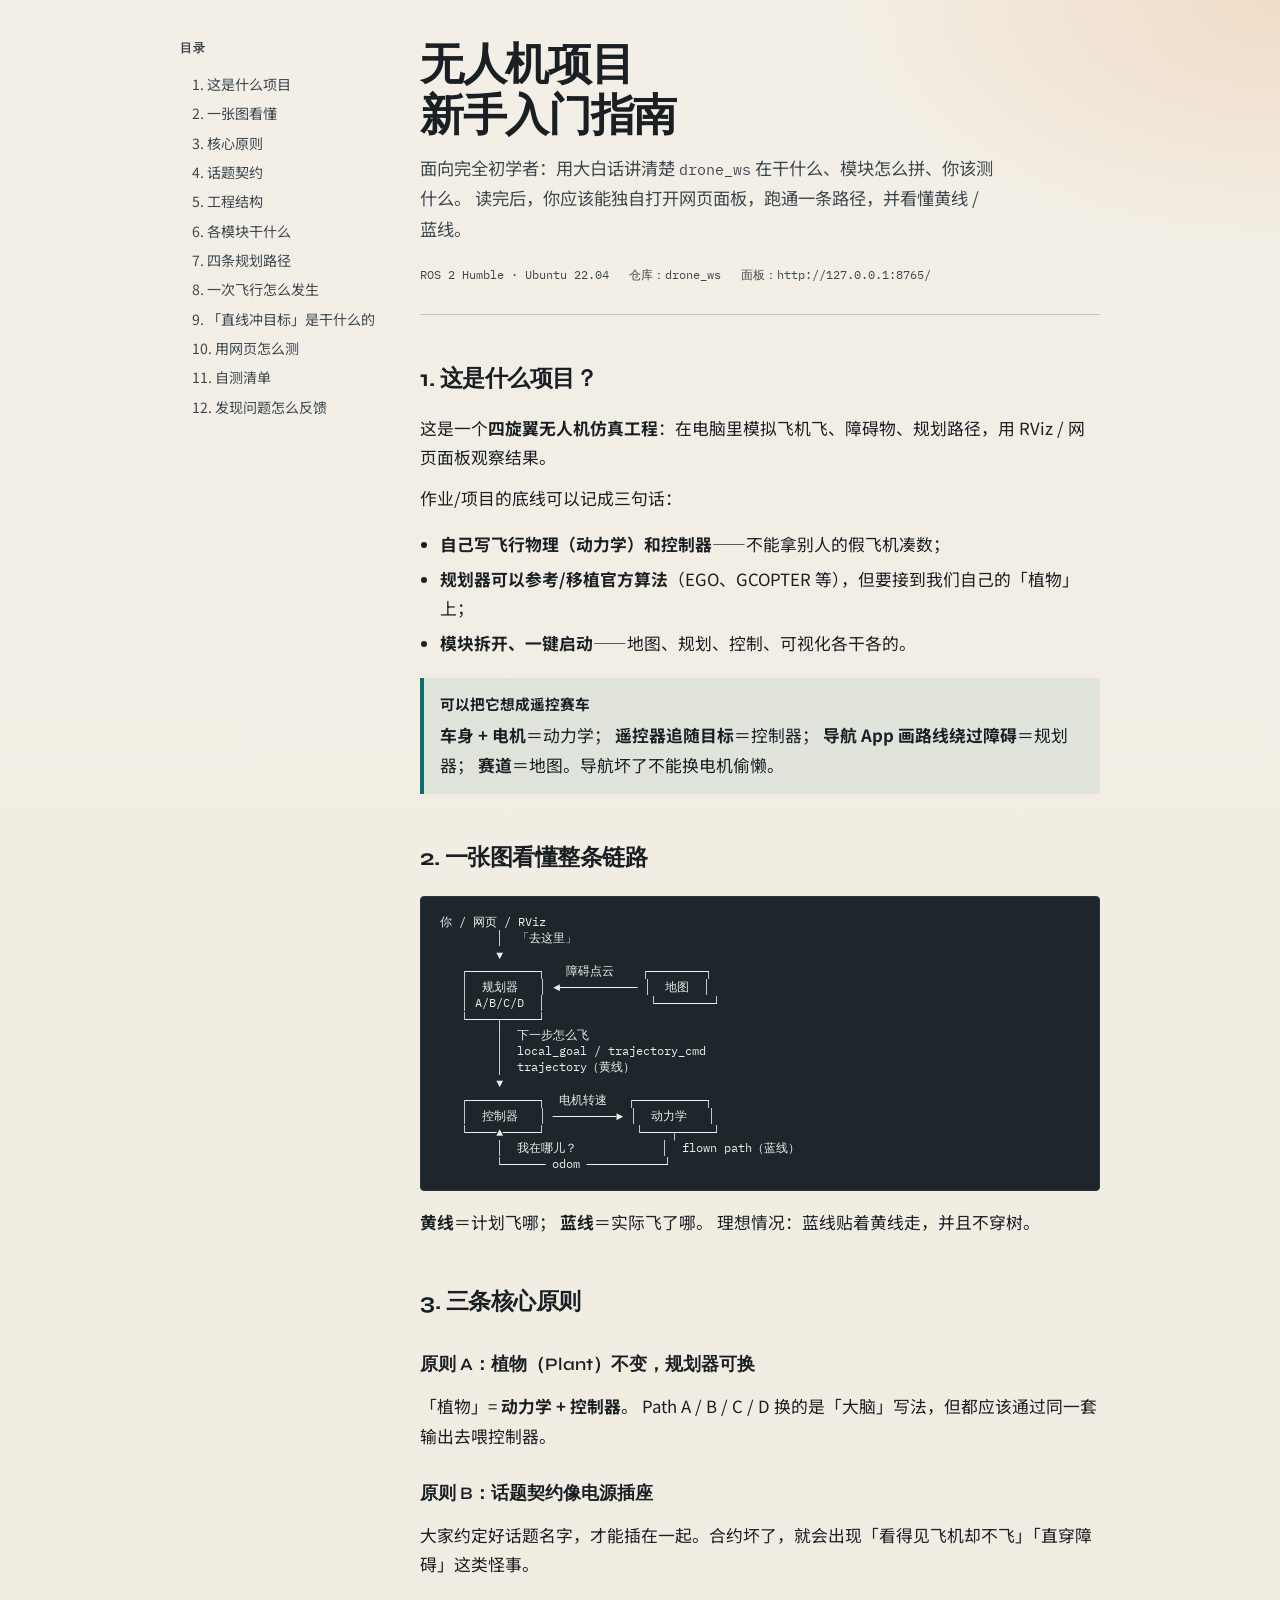
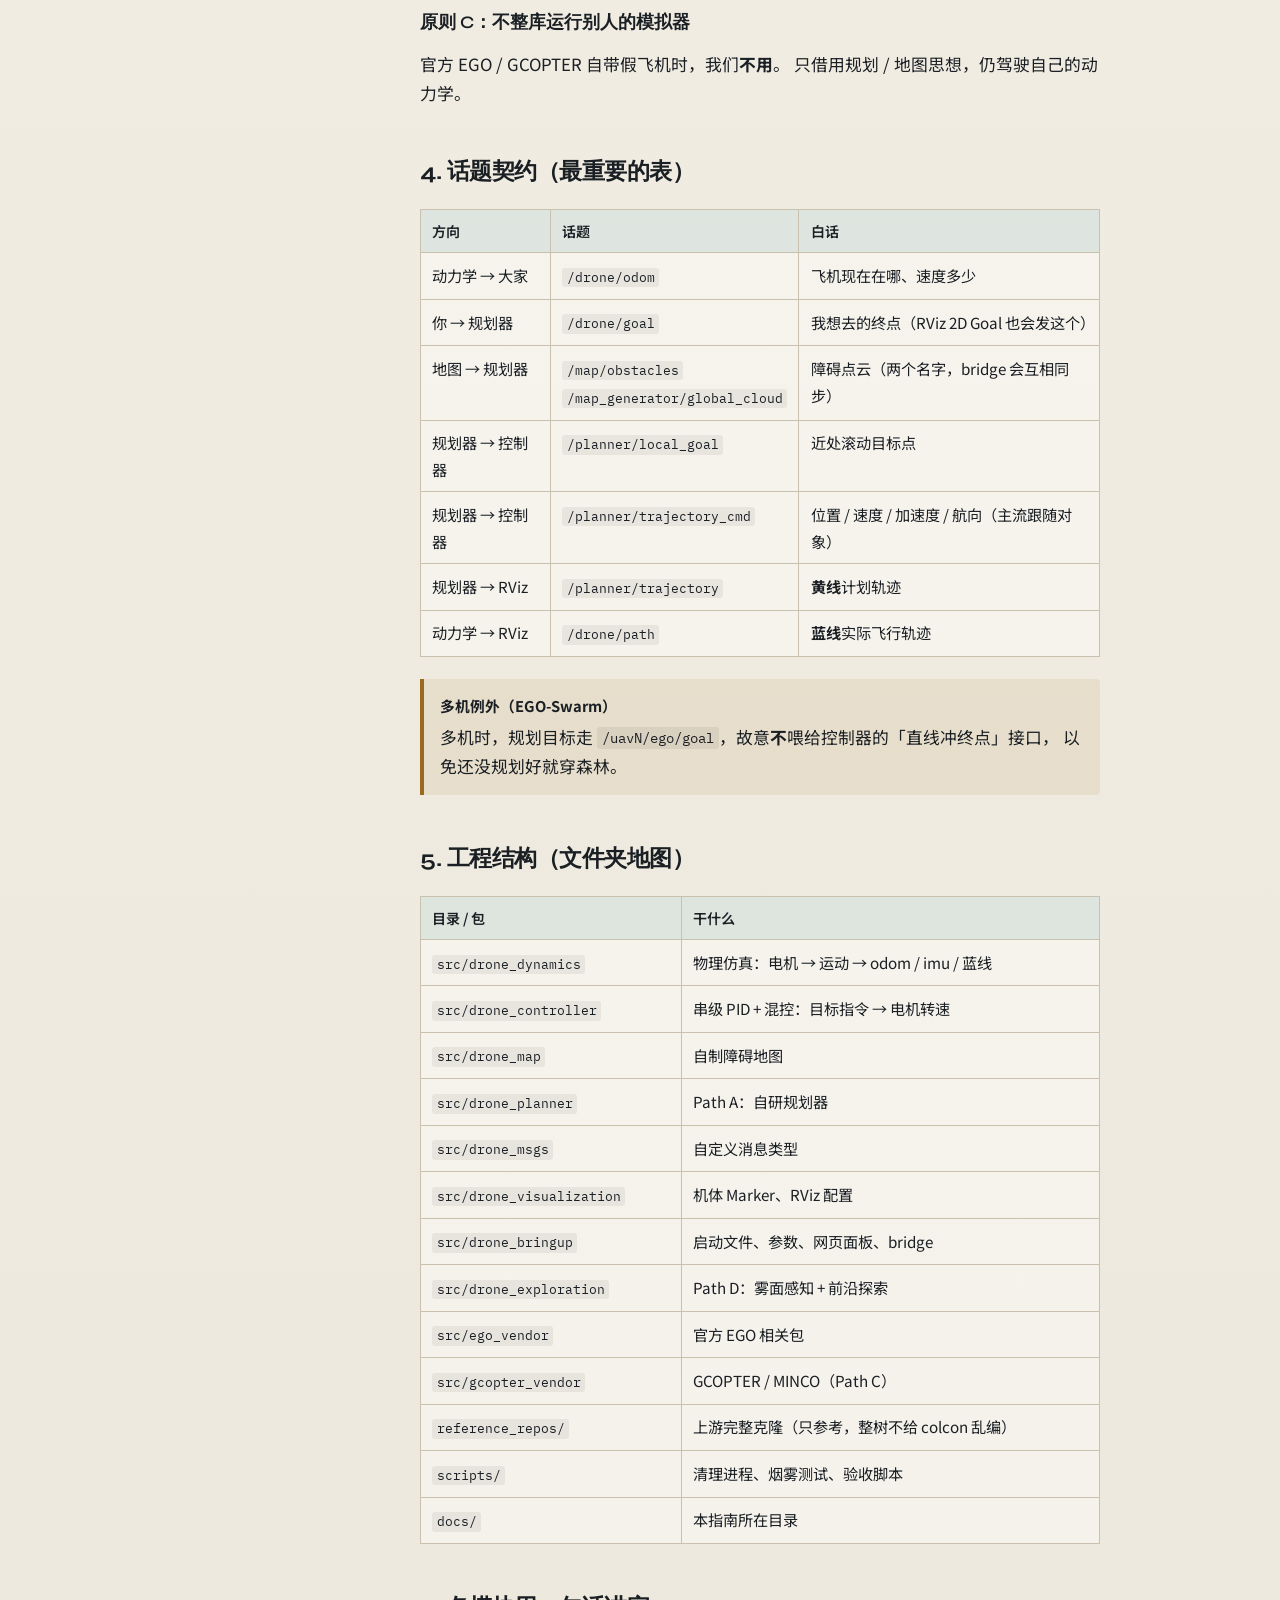
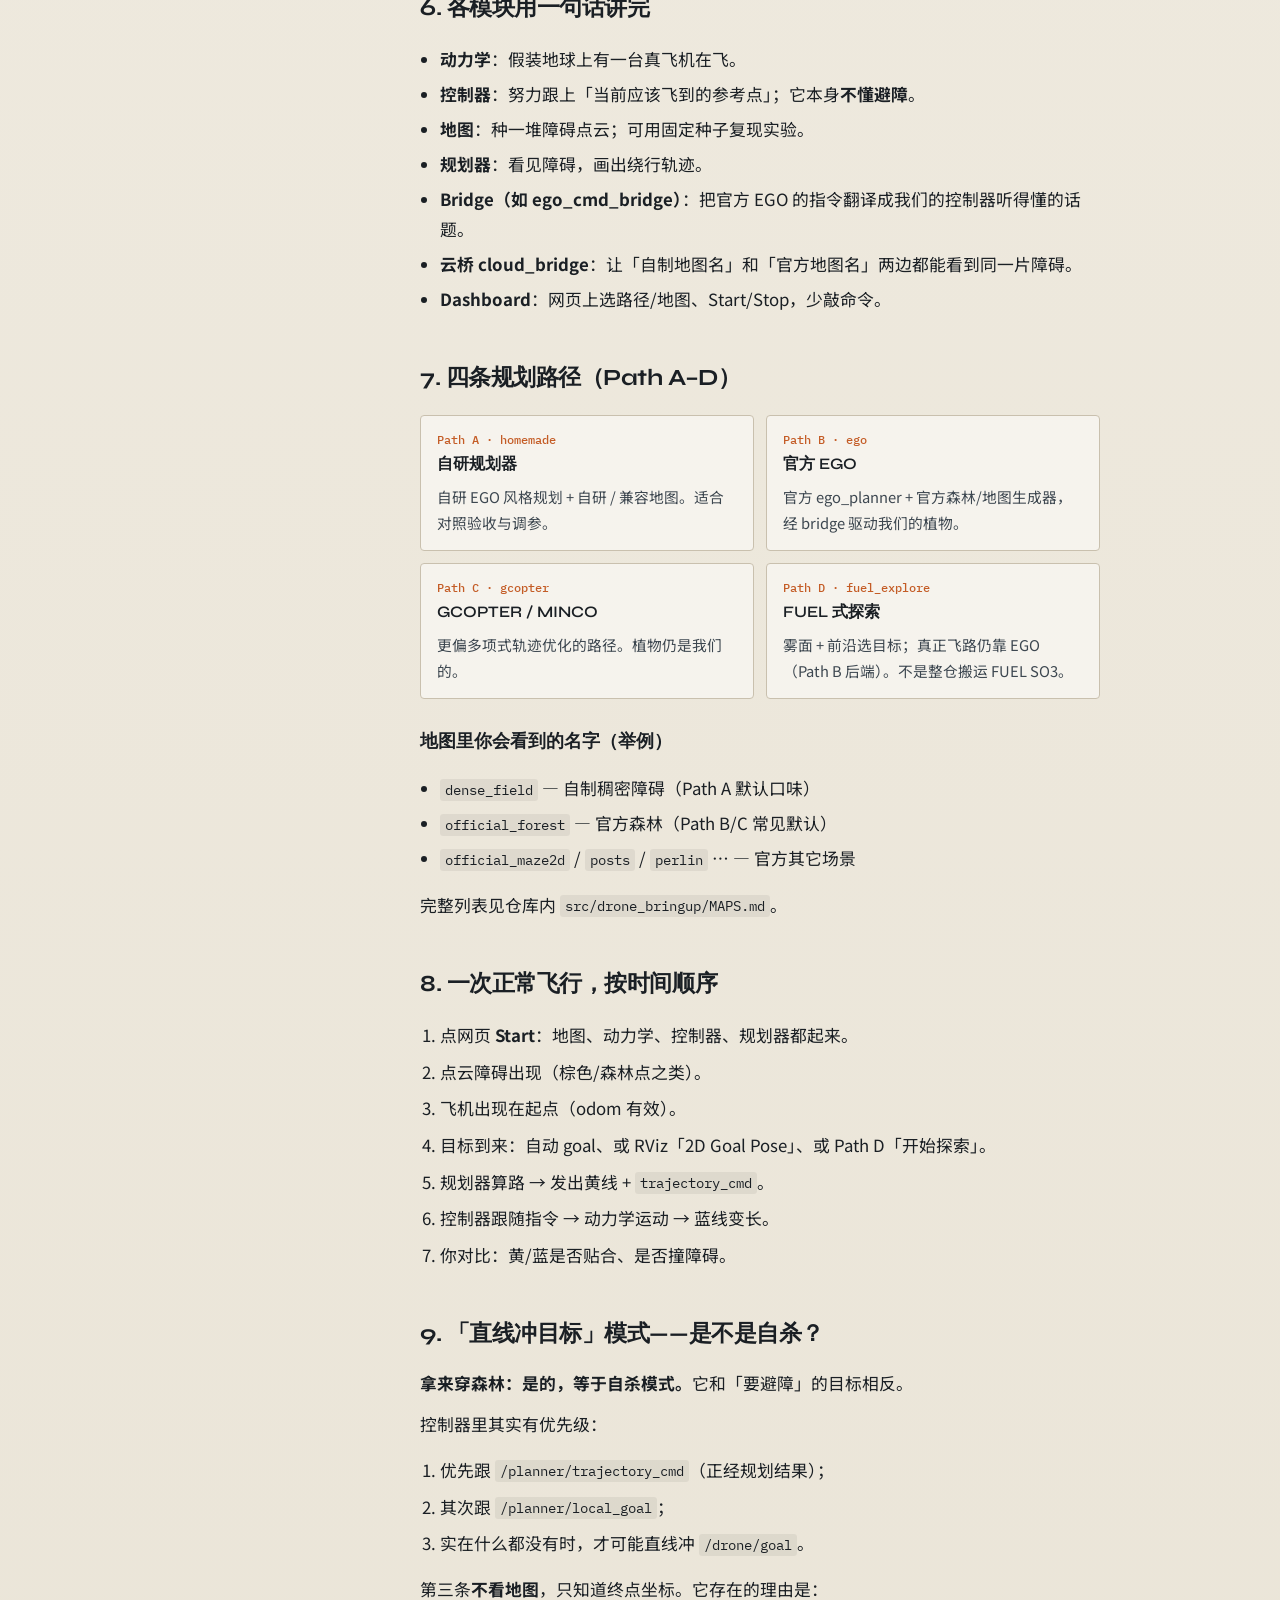
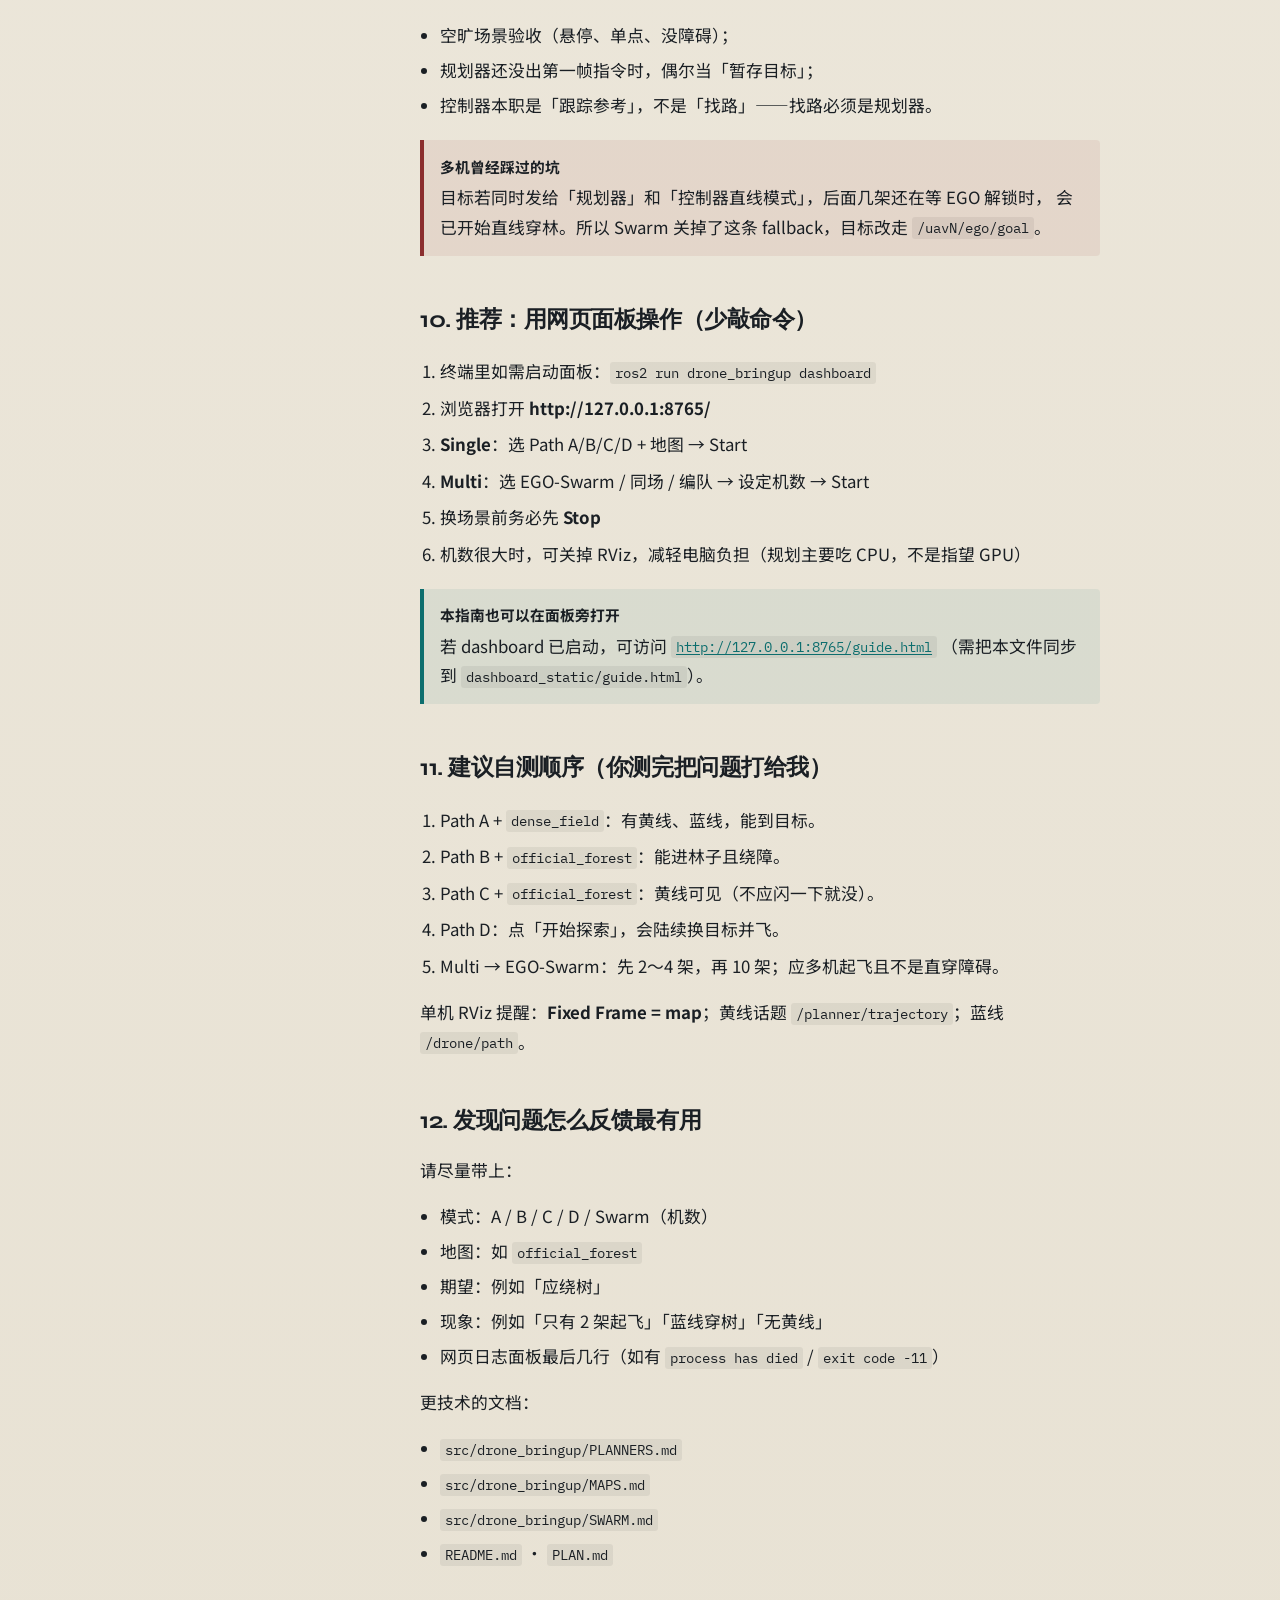
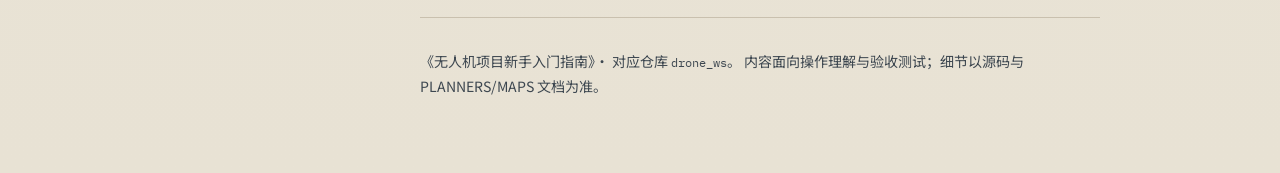
<file: docs/无人机项目新手入门指南.html>
<!DOCTYPE html>
<html lang="zh-CN">
<head>
  <meta charset="UTF-8" />
  <meta name="viewport" content="width=device-width, initial-scale=1" />
  <title>无人机项目新手入门指南 · drone_ws</title>
  <link rel="preconnect" href="https://fonts.googleapis.com" />
  <link rel="preconnect" href="https://fonts.gstatic.com" crossorigin />
  <link href="https://fonts.googleapis.com/css2?family=Noto+Sans+SC:wght@400;500;700&family=IBM+Plex+Mono:wght@400;500&family=Syne:wght@600;700;800&display=swap" rel="stylesheet" />
  <style>
    :root {
      --ink: #1a1f24;
      --ink-soft: #3d4750;
      --paper: #f3efe6;
      --paper-2: #e8e2d4;
      --line: #c9c0ae;
      --accent: #c45c26;
      --accent-2: #0d6e6e;
      --code-bg: #1e262c;
      --code-fg: #e8f0e9;
      --ok: #2f6b4f;
      --warn: #9a6b1f;
      --bad: #8b2e2e;
      --radius: 4px;
      --max: 46rem;
    }

    * { box-sizing: border-box; }
    html { scroll-behavior: smooth; }
    body {
      margin: 0;
      color: var(--ink);
      font-family: "Noto Sans SC", system-ui, sans-serif;
      font-size: 1.05rem;
      line-height: 1.75;
      background:
        radial-gradient(1200px 600px at 10% -10%, #dce8e4 0%, transparent 55%),
        radial-gradient(900px 500px at 100% 0%, #f0dcc8 0%, transparent 50%),
        linear-gradient(180deg, var(--paper) 0%, var(--paper-2) 100%);
      min-height: 100vh;
    }

    .wrap {
      max-width: calc(var(--max) + 14rem);
      margin: 0 auto;
      padding: 1.5rem 1.25rem 4rem;
      display: grid;
      grid-template-columns: 1fr;
      gap: 2rem;
    }
    @media (min-width: 960px) {
      .wrap {
        grid-template-columns: 13rem 1fr;
        padding-top: 2.5rem;
      }
    }

    aside.toc {
      position: sticky;
      top: 1rem;
      align-self: start;
      font-size: 0.88rem;
      line-height: 1.45;
    }
    aside.toc h2 {
      font-family: Syne, sans-serif;
      font-size: 0.75rem;
      letter-spacing: 0.12em;
      text-transform: uppercase;
      color: var(--ink-soft);
      margin: 0 0 0.75rem;
      font-weight: 700;
    }
    aside.toc a {
      display: block;
      color: var(--ink-soft);
      text-decoration: none;
      padding: 0.28rem 0;
      border-left: 2px solid transparent;
      padding-left: 0.65rem;
    }
    aside.toc a:hover,
    aside.toc a:focus {
      color: var(--accent-2);
      border-left-color: var(--accent-2);
    }
    @media (max-width: 959px) {
      aside.toc {
        position: static;
        background: rgba(255,255,255,0.45);
        border: 1px solid var(--line);
        padding: 1rem 1.1rem;
        border-radius: var(--radius);
      }
    }

    main { max-width: var(--max); min-width: 0; }

    header.hero {
      margin-bottom: 2.5rem;
      padding-bottom: 1.75rem;
      border-bottom: 1px solid var(--line);
    }
    header.hero .brand {
      font-family: Syne, sans-serif;
      font-weight: 800;
      font-size: clamp(2rem, 5vw, 2.75rem);
      letter-spacing: -0.03em;
      line-height: 1.15;
      margin: 0 0 0.75rem;
      color: var(--ink);
    }
    header.hero .lede {
      margin: 0;
      color: var(--ink-soft);
      font-size: 1.08rem;
      max-width: 36rem;
    }
    header.hero .meta {
      margin-top: 1.25rem;
      font-family: "IBM Plex Mono", monospace;
      font-size: 0.78rem;
      color: var(--ink-soft);
      display: flex;
      flex-wrap: wrap;
      gap: 0.5rem 1.25rem;
    }

    h2 {
      font-family: Syne, sans-serif;
      font-weight: 700;
      font-size: 1.45rem;
      letter-spacing: -0.02em;
      margin: 2.75rem 0 0.9rem;
      scroll-margin-top: 1.25rem;
    }
    h3 {
      font-family: Syne, sans-serif;
      font-weight: 600;
      font-size: 1.1rem;
      margin: 1.75rem 0 0.6rem;
      color: var(--ink);
    }
    p { margin: 0.7rem 0; }
    strong { font-weight: 700; }
    a { color: var(--accent-2); }

    .diagram {
      font-family: "IBM Plex Mono", monospace;
      font-size: 0.72rem;
      line-height: 1.4;
      background: var(--code-bg);
      color: var(--code-fg);
      padding: 1.1rem 1.2rem;
      border-radius: var(--radius);
      overflow-x: auto;
      white-space: pre;
      margin: 1.1rem 0;
      border: 1px solid #2a343c;
    }

    table {
      width: 100%;
      border-collapse: collapse;
      font-size: 0.95rem;
      margin: 1rem 0 1.4rem;
      background: rgba(255,255,255,0.4);
    }
    th, td {
      border: 1px solid var(--line);
      padding: 0.55rem 0.7rem;
      text-align: left;
      vertical-align: top;
    }
    th {
      background: rgba(13, 110, 110, 0.1);
      font-weight: 600;
      font-size: 0.88rem;
    }
    code, .mono {
      font-family: "IBM Plex Mono", monospace;
      font-size: 0.86em;
    }
    code {
      background: rgba(0,0,0,0.06);
      padding: 0.1em 0.35em;
      border-radius: 3px;
    }

    .callout {
      border-left: 4px solid var(--accent-2);
      background: rgba(13, 110, 110, 0.08);
      padding: 0.85rem 1rem;
      margin: 1.2rem 0;
      border-radius: 0 var(--radius) var(--radius) 0;
    }
    .callout.warn {
      border-left-color: var(--warn);
      background: rgba(154, 107, 31, 0.1);
    }
    .callout.bad {
      border-left-color: var(--bad);
      background: rgba(139, 46, 46, 0.08);
    }
    .callout .title {
      font-weight: 700;
      font-size: 0.92rem;
      margin-bottom: 0.25rem;
    }

    ol.steps, ul.plain { padding-left: 1.25rem; }
    ol.steps li { margin: 0.45rem 0; }
    ul.plain li { margin: 0.35rem 0; }

    .path-grid {
      display: grid;
      gap: 0.75rem;
      margin: 1rem 0;
    }
    @media (min-width: 640px) {
      .path-grid { grid-template-columns: 1fr 1fr; }
    }
    .path-card {
      border: 1px solid var(--line);
      background: rgba(255,255,255,0.5);
      padding: 0.9rem 1rem;
      border-radius: var(--radius);
    }
    .path-card h3 {
      margin: 0 0 0.35rem;
      font-size: 1rem;
    }
    .path-card p {
      margin: 0;
      font-size: 0.92rem;
      color: var(--ink-soft);
    }
    .path-card .tag {
      font-family: "IBM Plex Mono", monospace;
      font-size: 0.72rem;
      color: var(--accent);
      font-weight: 500;
    }

    footer {
      margin-top: 3rem;
      padding-top: 1.25rem;
      border-top: 1px solid var(--line);
      font-size: 0.88rem;
      color: var(--ink-soft);
    }
  </style>
</head>
<body>
  <div class="wrap">
    <aside class="toc" aria-label="目录">
      <h2>目录</h2>
      <a href="#what">1. 这是什么项目</a>
      <a href="#picture">2. 一张图看懂</a>
      <a href="#principles">3. 核心原则</a>
      <a href="#topics">4. 话题契约</a>
      <a href="#structure">5. 工程结构</a>
      <a href="#functions">6. 各模块干什么</a>
      <a href="#paths">7. 四条规划路径</a>
      <a href="#flight">8. 一次飞行怎么发生</a>
      <a href="#suicide">9. 「直线冲目标」是干什么的</a>
      <a href="#web">10. 用网页怎么测</a>
      <a href="#checklist">11. 自测清单</a>
      <a href="#bugs">12. 发现问题怎么反馈</a>
    </aside>

    <main>
      <header class="hero">
        <p class="brand">无人机项目<br />新手入门指南</p>
        <p class="lede">
          面向完全初学者：用大白话讲清楚 <span class="mono">drone_ws</span> 在干什么、模块怎么拼、你该测什么。
          读完后，你应该能独自打开网页面板，跑通一条路径，并看懂黄线 / 蓝线。
        </p>
        <div class="meta">
          <span>ROS 2 Humble · Ubuntu 22.04</span>
          <span>仓库：drone_ws</span>
          <span>面板：http://127.0.0.1:8765/</span>
        </div>
      </header>

      <section id="what">
        <h2>1. 这是什么项目？</h2>
        <p>
          这是一个<strong>四旋翼无人机仿真工程</strong>：在电脑里模拟飞机飞、障碍物、规划路径，用 RViz / 网页面板观察结果。
        </p>
        <p>作业/项目的底线可以记成三句话：</p>
        <ul class="plain">
          <li><strong>自己写飞行物理（动力学）和控制器</strong>——不能拿别人的假飞机凑数；</li>
          <li><strong>规划器可以参考/移植官方算法</strong>（EGO、GCOPTER 等），但要接到我们自己的「植物」上；</li>
          <li><strong>模块拆开、一键启动</strong>——地图、规划、控制、可视化各干各的。</li>
        </ul>
        <div class="callout">
          <div class="title">可以把它想成遥控赛车</div>
          <p style="margin:0">
            <strong>车身 + 电机</strong>＝动力学；
            <strong>遥控器追随目标</strong>＝控制器；
            <strong>导航 App 画路线绕过障碍</strong>＝规划器；
            <strong>赛道</strong>＝地图。导航坏了不能换电机偷懒。
          </p>
        </div>
      </section>

      <section id="picture">
        <h2>2. 一张图看懂整条链路</h2>
        <div class="diagram" role="img" aria-label="系统数据流简图">你 / 网页 / RViz
        │  「去这里」
        ▼
   ┌──────────┐   障碍点云    ┌────────┐
   │  规划器   │ ◄─────────── │  地图  │
   │ A/B/C/D  │               └────────┘
   └────┬─────┘
        │  下一步怎么飞
        │  local_goal / trajectory_cmd
        │  trajectory（黄线）
        ▼
   ┌──────────┐  电机转速   ┌──────────┐
   │  控制器   │ ─────────► │  动力学   │
   └────▲─────┘             └────┬─────┘
        │  我在哪儿？            │  flown path（蓝线）
        └────── odom ───────────┘</div>
        <p>
          <strong>黄线</strong>＝计划飞哪；
          <strong>蓝线</strong>＝实际飞了哪。
          理想情况：蓝线贴着黄线走，并且不穿树。
        </p>
      </section>

      <section id="principles">
        <h2>3. 三条核心原则</h2>
        <h3>原则 A：植物（Plant）不变，规划器可换</h3>
        <p>
          「植物」= <strong>动力学 + 控制器</strong>。
          Path A / B / C / D 换的是「大脑」写法，但都应该通过同一套输出去喂控制器。
        </p>
        <h3>原则 B：话题契约像电源插座</h3>
        <p>
          大家约定好话题名字，才能插在一起。合约坏了，就会出现「看得见飞机却不飞」「直穿障碍」这类怪事。
        </p>
        <h3>原则 C：不整库运行别人的模拟器</h3>
        <p>
          官方 EGO / GCOPTER 自带假飞机时，我们<strong>不用</strong>。
          只借用规划 / 地图思想，仍驾驶自己的动力学。
        </p>
      </section>

      <section id="topics">
        <h2>4. 话题契约（最重要的表）</h2>
        <table>
          <thead>
            <tr>
              <th>方向</th>
              <th>话题</th>
              <th>白话</th>
            </tr>
          </thead>
          <tbody>
            <tr>
              <td>动力学 → 大家</td>
              <td><code>/drone/odom</code></td>
              <td>飞机现在在哪、速度多少</td>
            </tr>
            <tr>
              <td>你 → 规划器</td>
              <td><code>/drone/goal</code></td>
              <td>我想去的终点（RViz 2D Goal 也会发这个）</td>
            </tr>
            <tr>
              <td>地图 → 规划器</td>
              <td><code>/map/obstacles</code><br /><code>/map_generator/global_cloud</code></td>
              <td>障碍点云（两个名字，bridge 会互相同步）</td>
            </tr>
            <tr>
              <td>规划器 → 控制器</td>
              <td><code>/planner/local_goal</code></td>
              <td>近处滚动目标点</td>
            </tr>
            <tr>
              <td>规划器 → 控制器</td>
              <td><code>/planner/trajectory_cmd</code></td>
              <td>位置 / 速度 / 加速度 / 航向（主流跟随对象）</td>
            </tr>
            <tr>
              <td>规划器 → RViz</td>
              <td><code>/planner/trajectory</code></td>
              <td><strong>黄线</strong>计划轨迹</td>
            </tr>
            <tr>
              <td>动力学 → RViz</td>
              <td><code>/drone/path</code></td>
              <td><strong>蓝线</strong>实际飞行轨迹</td>
            </tr>
          </tbody>
        </table>
        <div class="callout warn">
          <div class="title">多机例外（EGO-Swarm）</div>
          <p style="margin:0">
            多机时，规划目标走 <code>/uavN/ego/goal</code>，故意<strong>不</strong>喂给控制器的「直线冲终点」接口，
            以免还没规划好就穿森林。
          </p>
        </div>
      </section>

      <section id="structure">
        <h2>5. 工程结构（文件夹地图）</h2>
        <table>
          <thead>
            <tr><th>目录 / 包</th><th>干什么</th></tr>
          </thead>
          <tbody>
            <tr><td><code>src/drone_dynamics</code></td><td>物理仿真：电机 → 运动 → odom / imu / 蓝线</td></tr>
            <tr><td><code>src/drone_controller</code></td><td>串级 PID + 混控：目标指令 → 电机转速</td></tr>
            <tr><td><code>src/drone_map</code></td><td>自制障碍地图</td></tr>
            <tr><td><code>src/drone_planner</code></td><td>Path A：自研规划器</td></tr>
            <tr><td><code>src/drone_msgs</code></td><td>自定义消息类型</td></tr>
            <tr><td><code>src/drone_visualization</code></td><td>机体 Marker、RViz 配置</td></tr>
            <tr><td><code>src/drone_bringup</code></td><td>启动文件、参数、网页面板、bridge</td></tr>
            <tr><td><code>src/drone_exploration</code></td><td>Path D：雾面感知 + 前沿探索</td></tr>
            <tr><td><code>src/ego_vendor</code></td><td>官方 EGO 相关包</td></tr>
            <tr><td><code>src/gcopter_vendor</code></td><td>GCOPTER / MINCO（Path C）</td></tr>
            <tr><td><code>reference_repos/</code></td><td>上游完整克隆（只参考，整树不给 colcon 乱编）</td></tr>
            <tr><td><code>scripts/</code></td><td>清理进程、烟雾测试、验收脚本</td></tr>
            <tr><td><code>docs/</code></td><td>本指南所在目录</td></tr>
          </tbody>
        </table>
      </section>

      <section id="functions">
        <h2>6. 各模块用一句话讲完</h2>
        <ul class="plain">
          <li><strong>动力学</strong>：假装地球上有一台真飞机在飞。</li>
          <li><strong>控制器</strong>：努力跟上「当前应该飞到的参考点」；它本身<strong>不懂避障</strong>。</li>
          <li><strong>地图</strong>：种一堆障碍点云；可用固定种子复现实验。</li>
          <li><strong>规划器</strong>：看见障碍，画出绕行轨迹。</li>
          <li><strong>Bridge（如 ego_cmd_bridge）</strong>：把官方 EGO 的指令翻译成我们的控制器听得懂的话题。</li>
          <li><strong>云桥 cloud_bridge</strong>：让「自制地图名」和「官方地图名」两边都能看到同一片障碍。</li>
          <li><strong>Dashboard</strong>：网页上选路径/地图、Start/Stop，少敲命令。</li>
        </ul>
      </section>

      <section id="paths">
        <h2>7. 四条规划路径（Path A–D）</h2>
        <div class="path-grid">
          <article class="path-card">
            <div class="tag">Path A · homemade</div>
            <h3>自研规划器</h3>
            <p>自研 EGO 风格规划 + 自研 / 兼容地图。适合对照验收与调参。</p>
          </article>
          <article class="path-card">
            <div class="tag">Path B · ego</div>
            <h3>官方 EGO</h3>
            <p>官方 ego_planner + 官方森林/地图生成器，经 bridge 驱动我们的植物。</p>
          </article>
          <article class="path-card">
            <div class="tag">Path C · gcopter</div>
            <h3>GCOPTER / MINCO</h3>
            <p>更偏多项式轨迹优化的路径。植物仍是我们的。</p>
          </article>
          <article class="path-card">
            <div class="tag">Path D · fuel_explore</div>
            <h3>FUEL 式探索</h3>
            <p>雾面 + 前沿选目标；真正飞路仍靠 EGO（Path B 后端）。不是整仓搬运 FUEL SO3。</p>
          </article>
        </div>
        <h3>地图里你会看到的名字（举例）</h3>
        <ul class="plain">
          <li><code>dense_field</code> — 自制稠密障碍（Path A 默认口味）</li>
          <li><code>official_forest</code> — 官方森林（Path B/C 常见默认）</li>
          <li><code>official_maze2d</code> / <code>posts</code> / <code>perlin</code> … — 官方其它场景</li>
        </ul>
        <p>完整列表见仓库内 <code>src/drone_bringup/MAPS.md</code>。</p>
      </section>

      <section id="flight">
        <h2>8. 一次正常飞行，按时间顺序</h2>
        <ol class="steps">
          <li>点网页 <strong>Start</strong>：地图、动力学、控制器、规划器都起来。</li>
          <li>点云障碍出现（棕色/森林点之类）。</li>
          <li>飞机出现在起点（odom 有效）。</li>
          <li>目标到来：自动 goal、或 RViz「2D Goal Pose」、或 Path D「开始探索」。</li>
          <li>规划器算路 → 发出黄线 + <code>trajectory_cmd</code>。</li>
          <li>控制器跟随指令 → 动力学运动 → 蓝线变长。</li>
          <li>你对比：黄/蓝是否贴合、是否撞障碍。</li>
        </ol>
      </section>

      <section id="suicide">
        <h2>9. 「直线冲目标」模式——是不是自杀？</h2>
        <p><strong>拿来穿森林：是的，等于自杀模式。</strong>它和「要避障」的目标相反。</p>
        <p>控制器里其实有优先级：</p>
        <ol class="steps">
          <li>优先跟 <code>/planner/trajectory_cmd</code>（正经规划结果）；</li>
          <li>其次跟 <code>/planner/local_goal</code>；</li>
          <li>实在什么都没有时，才可能直线冲 <code>/drone/goal</code>。</li>
        </ol>
        <p>第三条<strong>不看地图</strong>，只知道终点坐标。它存在的理由是：</p>
        <ul class="plain">
          <li>空旷场景验收（悬停、单点、没障碍）；</li>
          <li>规划器还没出第一帧指令时，偶尔当「暂存目标」；</li>
          <li>控制器本职是「跟踪参考」，不是「找路」——找路必须是规划器。</li>
        </ul>
        <div class="callout bad">
          <div class="title">多机曾经踩过的坑</div>
          <p style="margin:0">
            目标若同时发给「规划器」和「控制器直线模式」，后面几架还在等 EGO 解锁时，
            会已开始直线穿林。所以 Swarm 关掉了这条 fallback，目标改走 <code>/uavN/ego/goal</code>。
          </p>
        </div>
      </section>

      <section id="web">
        <h2>10. 推荐：用网页面板操作（少敲命令）</h2>
        <ol class="steps">
          <li>终端里如需启动面板：<code>ros2 run drone_bringup dashboard</code></li>
          <li>浏览器打开 <strong>http://127.0.0.1:8765/</strong></li>
          <li><strong>Single</strong>：选 Path A/B/C/D + 地图 → Start</li>
          <li><strong>Multi</strong>：选 EGO-Swarm / 同场 / 编队 → 设定机数 → Start</li>
          <li>换场景前务必先 <strong>Stop</strong></li>
          <li>机数很大时，可关掉 RViz，减轻电脑负担（规划主要吃 CPU，不是指望 GPU）</li>
        </ol>
        <div class="callout">
          <div class="title">本指南也可以在面板旁打开</div>
          <p style="margin:0">
            若 dashboard 已启动，可访问
            <a href="http://127.0.0.1:8765/guide.html"><code>http://127.0.0.1:8765/guide.html</code></a>
            （需把本文件同步到 <code>dashboard_static/guide.html</code>）。
          </p>
        </div>
      </section>

      <section id="checklist">
        <h2>11. 建议自测顺序（你测完把问题打给我）</h2>
        <ol class="steps">
          <li>Path A + <code>dense_field</code>：有黄线、蓝线，能到目标。</li>
          <li>Path B + <code>official_forest</code>：能进林子且绕障。</li>
          <li>Path C + <code>official_forest</code>：黄线可见（不应闪一下就没）。</li>
          <li>Path D：点「开始探索」，会陆续换目标并飞。</li>
          <li>Multi → EGO-Swarm：先 2～4 架，再 10 架；应多机起飞且不是直穿障碍。</li>
        </ol>
        <p>单机 RViz 提醒：<strong>Fixed Frame = map</strong>；黄线话题 <code>/planner/trajectory</code>；蓝线 <code>/drone/path</code>。</p>
      </section>

      <section id="bugs">
        <h2>12. 发现问题怎么反馈最有用</h2>
        <p>请尽量带上：</p>
        <ul class="plain">
          <li>模式：A / B / C / D / Swarm（机数）</li>
          <li>地图：如 <code>official_forest</code></li>
          <li>期望：例如「应绕树」</li>
          <li>现象：例如「只有 2 架起飞」「蓝线穿树」「无黄线」</li>
          <li>网页日志面板最后几行（如有 <code>process has died</code> / <code>exit code -11</code>）</li>
        </ul>
        <p>更技术的文档：</p>
        <ul class="plain">
          <li><code>src/drone_bringup/PLANNERS.md</code></li>
          <li><code>src/drone_bringup/MAPS.md</code></li>
          <li><code>src/drone_bringup/SWARM.md</code></li>
          <li><code>README.md</code> · <code>PLAN.md</code></li>
        </ul>
      </section>

      <footer>
        <p>
          《无人机项目新手入门指南》· 对应仓库 <span class="mono">drone_ws</span>。
          内容面向操作理解与验收测试；细节以源码与 PLANNERS/MAPS 文档为准。
        </p>
      </footer>
    </main>
  </div>
</body>
</html>
</file>
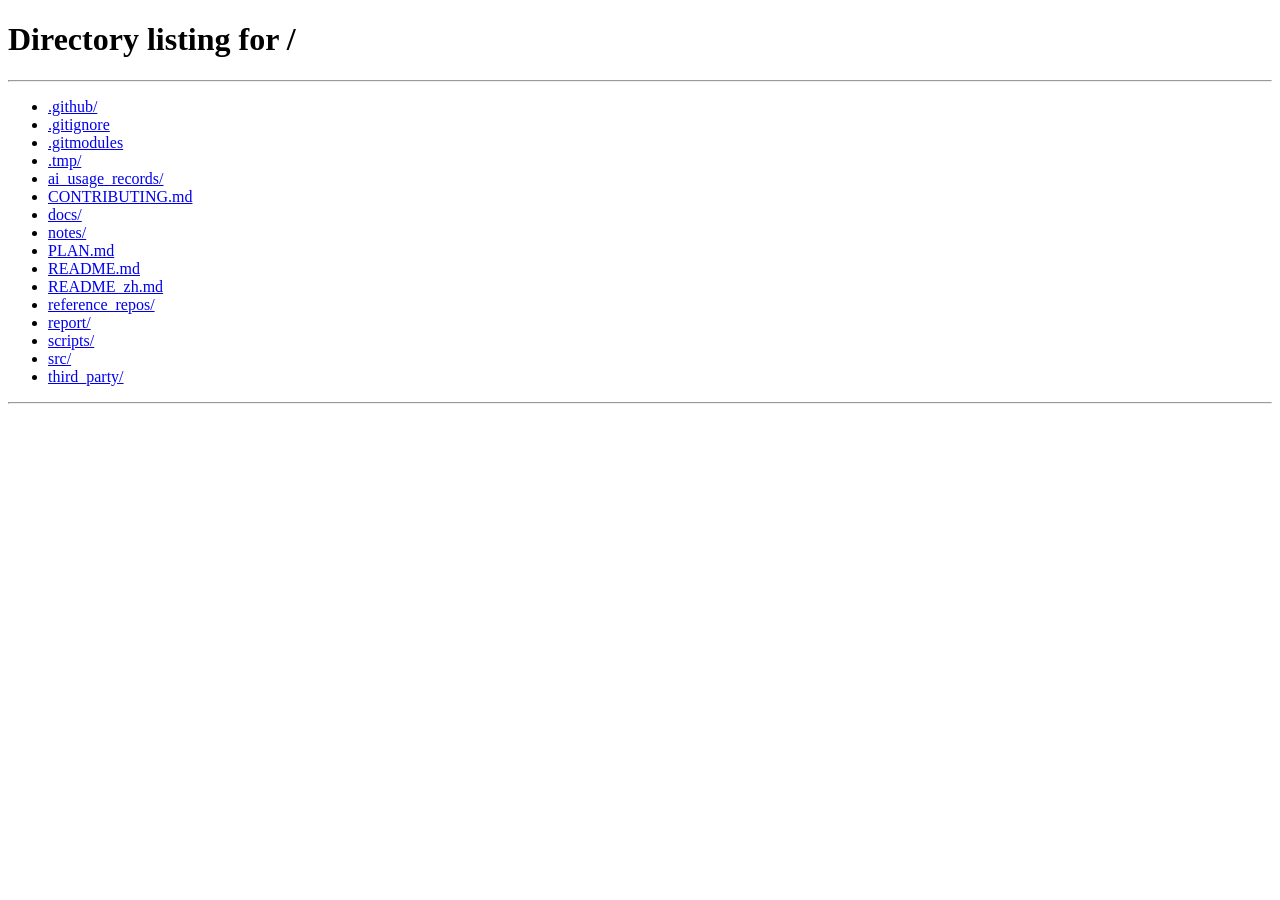
<file: src/drone_bringup/drone_bringup/dashboard_static/guide.html>
<!DOCTYPE html>
<html lang="zh-CN">
<head>
  <meta charset="UTF-8" />
  <meta http-equiv="refresh" content="0; url=/#guide" />
  <title>指南 · Flight Deck</title>
  <script>
    location.replace('/#guide');
  </script>
</head>
<body>
  <p><a href="/#guide">打开控制台内使用指南</a></p>
</body>
</html>
</file>
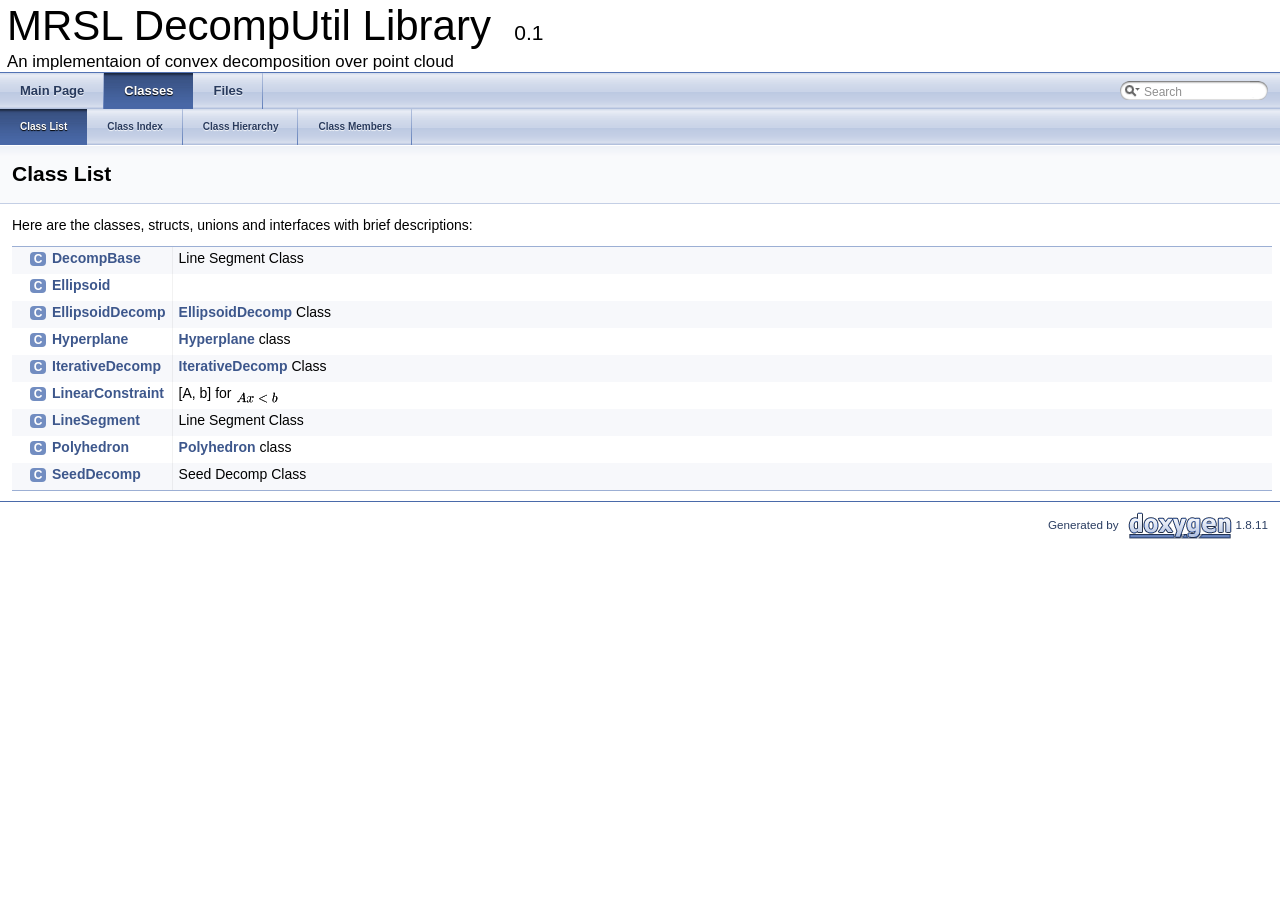
<file: src/mighty_vendor/decomp_util/docs/annotated.html>
<!DOCTYPE html PUBLIC "-//W3C//DTD XHTML 1.0 Transitional//EN" "http://www.w3.org/TR/xhtml1/DTD/xhtml1-transitional.dtd">
<html xmlns="http://www.w3.org/1999/xhtml">
<head>
<meta http-equiv="Content-Type" content="text/xhtml;charset=UTF-8"/>
<meta http-equiv="X-UA-Compatible" content="IE=9"/>
<meta name="generator" content="Doxygen 1.8.11"/>
<title>MRSL DecompUtil Library: Class List</title>
<link href="tabs.css" rel="stylesheet" type="text/css"/>
<script type="text/javascript" src="jquery.js"></script>
<script type="text/javascript" src="dynsections.js"></script>
<link href="search/search.css" rel="stylesheet" type="text/css"/>
<script type="text/javascript" src="search/searchdata.js"></script>
<script type="text/javascript" src="search/search.js"></script>
<script type="text/javascript">
  $(document).ready(function() { init_search(); });
</script>
<link href="doxygen.css" rel="stylesheet" type="text/css" />
</head>
<body>
<div id="top"><!-- do not remove this div, it is closed by doxygen! -->
<div id="titlearea">
<table cellspacing="0" cellpadding="0">
 <tbody>
 <tr style="height: 56px;">
  <td id="projectalign" style="padding-left: 0.5em;">
   <div id="projectname">MRSL DecompUtil Library
   &#160;<span id="projectnumber">0.1</span>
   </div>
   <div id="projectbrief">An implementaion of convex decomposition over point cloud</div>
  </td>
 </tr>
 </tbody>
</table>
</div>
<!-- end header part -->
<!-- Generated by Doxygen 1.8.11 -->
<script type="text/javascript">
var searchBox = new SearchBox("searchBox", "search",false,'Search');
</script>
  <div id="navrow1" class="tabs">
    <ul class="tablist">
      <li><a href="index.html"><span>Main&#160;Page</span></a></li>
      <li class="current"><a href="annotated.html"><span>Classes</span></a></li>
      <li><a href="files.html"><span>Files</span></a></li>
      <li>
        <div id="MSearchBox" class="MSearchBoxInactive">
        <span class="left">
          <img id="MSearchSelect" src="search/mag_sel.png"
               onmouseover="return searchBox.OnSearchSelectShow()"
               onmouseout="return searchBox.OnSearchSelectHide()"
               alt=""/>
          <input type="text" id="MSearchField" value="Search" accesskey="S"
               onfocus="searchBox.OnSearchFieldFocus(true)" 
               onblur="searchBox.OnSearchFieldFocus(false)" 
               onkeyup="searchBox.OnSearchFieldChange(event)"/>
          </span><span class="right">
            <a id="MSearchClose" href="javascript:searchBox.CloseResultsWindow()"><img id="MSearchCloseImg" border="0" src="search/close.png" alt=""/></a>
          </span>
        </div>
      </li>
    </ul>
  </div>
  <div id="navrow2" class="tabs2">
    <ul class="tablist">
      <li class="current"><a href="annotated.html"><span>Class&#160;List</span></a></li>
      <li><a href="classes.html"><span>Class&#160;Index</span></a></li>
      <li><a href="hierarchy.html"><span>Class&#160;Hierarchy</span></a></li>
      <li><a href="functions.html"><span>Class&#160;Members</span></a></li>
    </ul>
  </div>
</div><!-- top -->
<!-- window showing the filter options -->
<div id="MSearchSelectWindow"
     onmouseover="return searchBox.OnSearchSelectShow()"
     onmouseout="return searchBox.OnSearchSelectHide()"
     onkeydown="return searchBox.OnSearchSelectKey(event)">
</div>

<!-- iframe showing the search results (closed by default) -->
<div id="MSearchResultsWindow">
<iframe src="javascript:void(0)" frameborder="0" 
        name="MSearchResults" id="MSearchResults">
</iframe>
</div>

<div class="header">
  <div class="headertitle">
<div class="title">Class List</div>  </div>
</div><!--header-->
<div class="contents">
<div class="textblock">Here are the classes, structs, unions and interfaces with brief descriptions:</div><div class="directory">
<table class="directory">
<tr id="row_0_" class="even"><td class="entry"><span style="width:16px;display:inline-block;">&#160;</span><span class="icona"><span class="icon">C</span></span><a class="el" href="classDecompBase.html" target="_self">DecompBase</a></td><td class="desc">Line Segment Class </td></tr>
<tr id="row_1_"><td class="entry"><span style="width:16px;display:inline-block;">&#160;</span><span class="icona"><span class="icon">C</span></span><a class="el" href="structEllipsoid.html" target="_self">Ellipsoid</a></td><td class="desc"></td></tr>
<tr id="row_2_" class="even"><td class="entry"><span style="width:16px;display:inline-block;">&#160;</span><span class="icona"><span class="icon">C</span></span><a class="el" href="classEllipsoidDecomp.html" target="_self">EllipsoidDecomp</a></td><td class="desc"><a class="el" href="classEllipsoidDecomp.html" title="EllipsoidDecomp Class. ">EllipsoidDecomp</a> Class </td></tr>
<tr id="row_3_"><td class="entry"><span style="width:16px;display:inline-block;">&#160;</span><span class="icona"><span class="icon">C</span></span><a class="el" href="structHyperplane.html" target="_self">Hyperplane</a></td><td class="desc"><a class="el" href="structHyperplane.html" title="Hyperplane class. ">Hyperplane</a> class </td></tr>
<tr id="row_4_" class="even"><td class="entry"><span style="width:16px;display:inline-block;">&#160;</span><span class="icona"><span class="icon">C</span></span><a class="el" href="classIterativeDecomp.html" target="_self">IterativeDecomp</a></td><td class="desc"><a class="el" href="classIterativeDecomp.html" title="IterativeDecomp Class. ">IterativeDecomp</a> Class </td></tr>
<tr id="row_5_"><td class="entry"><span style="width:16px;display:inline-block;">&#160;</span><span class="icona"><span class="icon">C</span></span><a class="el" href="structLinearConstraint.html" target="_self">LinearConstraint</a></td><td class="desc">[A, b] for <img class="formulaInl" alt="$Ax &lt; b$" src="form_0.png"/> </td></tr>
<tr id="row_6_" class="even"><td class="entry"><span style="width:16px;display:inline-block;">&#160;</span><span class="icona"><span class="icon">C</span></span><a class="el" href="classLineSegment.html" target="_self">LineSegment</a></td><td class="desc">Line Segment Class </td></tr>
<tr id="row_7_"><td class="entry"><span style="width:16px;display:inline-block;">&#160;</span><span class="icona"><span class="icon">C</span></span><a class="el" href="structPolyhedron.html" target="_self">Polyhedron</a></td><td class="desc"><a class="el" href="structPolyhedron.html" title="Polyhedron class. ">Polyhedron</a> class </td></tr>
<tr id="row_8_" class="even"><td class="entry"><span style="width:16px;display:inline-block;">&#160;</span><span class="icona"><span class="icon">C</span></span><a class="el" href="classSeedDecomp.html" target="_self">SeedDecomp</a></td><td class="desc">Seed Decomp Class </td></tr>
</table>
</div><!-- directory -->
</div><!-- contents -->
<!-- start footer part -->
<hr class="footer"/><address class="footer"><small>
Generated by &#160;<a href="http://www.doxygen.org/index.html">
<img class="footer" src="doxygen.png" alt="doxygen"/>
</a> 1.8.11
</small></address>
</body>
</html>
</file>
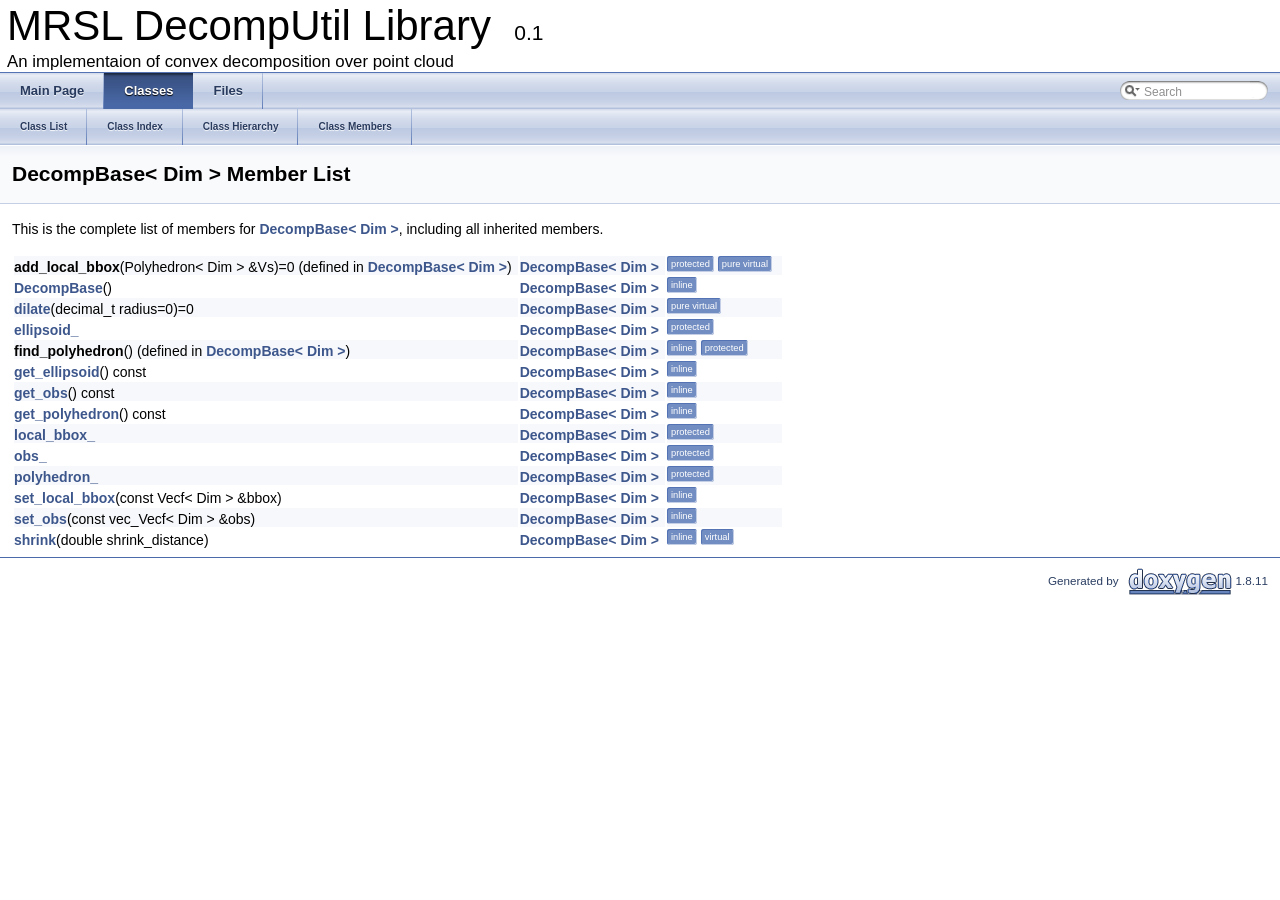
<file: src/mighty_vendor/decomp_util/docs/classDecompBase-members.html>
<!DOCTYPE html PUBLIC "-//W3C//DTD XHTML 1.0 Transitional//EN" "http://www.w3.org/TR/xhtml1/DTD/xhtml1-transitional.dtd">
<html xmlns="http://www.w3.org/1999/xhtml">
<head>
<meta http-equiv="Content-Type" content="text/xhtml;charset=UTF-8"/>
<meta http-equiv="X-UA-Compatible" content="IE=9"/>
<meta name="generator" content="Doxygen 1.8.11"/>
<title>MRSL DecompUtil Library: Member List</title>
<link href="tabs.css" rel="stylesheet" type="text/css"/>
<script type="text/javascript" src="jquery.js"></script>
<script type="text/javascript" src="dynsections.js"></script>
<link href="search/search.css" rel="stylesheet" type="text/css"/>
<script type="text/javascript" src="search/searchdata.js"></script>
<script type="text/javascript" src="search/search.js"></script>
<script type="text/javascript">
  $(document).ready(function() { init_search(); });
</script>
<link href="doxygen.css" rel="stylesheet" type="text/css" />
</head>
<body>
<div id="top"><!-- do not remove this div, it is closed by doxygen! -->
<div id="titlearea">
<table cellspacing="0" cellpadding="0">
 <tbody>
 <tr style="height: 56px;">
  <td id="projectalign" style="padding-left: 0.5em;">
   <div id="projectname">MRSL DecompUtil Library
   &#160;<span id="projectnumber">0.1</span>
   </div>
   <div id="projectbrief">An implementaion of convex decomposition over point cloud</div>
  </td>
 </tr>
 </tbody>
</table>
</div>
<!-- end header part -->
<!-- Generated by Doxygen 1.8.11 -->
<script type="text/javascript">
var searchBox = new SearchBox("searchBox", "search",false,'Search');
</script>
  <div id="navrow1" class="tabs">
    <ul class="tablist">
      <li><a href="index.html"><span>Main&#160;Page</span></a></li>
      <li class="current"><a href="annotated.html"><span>Classes</span></a></li>
      <li><a href="files.html"><span>Files</span></a></li>
      <li>
        <div id="MSearchBox" class="MSearchBoxInactive">
        <span class="left">
          <img id="MSearchSelect" src="search/mag_sel.png"
               onmouseover="return searchBox.OnSearchSelectShow()"
               onmouseout="return searchBox.OnSearchSelectHide()"
               alt=""/>
          <input type="text" id="MSearchField" value="Search" accesskey="S"
               onfocus="searchBox.OnSearchFieldFocus(true)" 
               onblur="searchBox.OnSearchFieldFocus(false)" 
               onkeyup="searchBox.OnSearchFieldChange(event)"/>
          </span><span class="right">
            <a id="MSearchClose" href="javascript:searchBox.CloseResultsWindow()"><img id="MSearchCloseImg" border="0" src="search/close.png" alt=""/></a>
          </span>
        </div>
      </li>
    </ul>
  </div>
  <div id="navrow2" class="tabs2">
    <ul class="tablist">
      <li><a href="annotated.html"><span>Class&#160;List</span></a></li>
      <li><a href="classes.html"><span>Class&#160;Index</span></a></li>
      <li><a href="hierarchy.html"><span>Class&#160;Hierarchy</span></a></li>
      <li><a href="functions.html"><span>Class&#160;Members</span></a></li>
    </ul>
  </div>
<!-- window showing the filter options -->
<div id="MSearchSelectWindow"
     onmouseover="return searchBox.OnSearchSelectShow()"
     onmouseout="return searchBox.OnSearchSelectHide()"
     onkeydown="return searchBox.OnSearchSelectKey(event)">
</div>

<!-- iframe showing the search results (closed by default) -->
<div id="MSearchResultsWindow">
<iframe src="javascript:void(0)" frameborder="0" 
        name="MSearchResults" id="MSearchResults">
</iframe>
</div>

</div><!-- top -->
<div class="header">
  <div class="headertitle">
<div class="title">DecompBase&lt; Dim &gt; Member List</div>  </div>
</div><!--header-->
<div class="contents">

<p>This is the complete list of members for <a class="el" href="classDecompBase.html">DecompBase&lt; Dim &gt;</a>, including all inherited members.</p>
<table class="directory">
  <tr bgcolor="#f0f0f0" class="even"><td class="entry"><b>add_local_bbox</b>(Polyhedron&lt; Dim &gt; &amp;Vs)=0 (defined in <a class="el" href="classDecompBase.html">DecompBase&lt; Dim &gt;</a>)</td><td class="entry"><a class="el" href="classDecompBase.html">DecompBase&lt; Dim &gt;</a></td><td class="entry"><span class="mlabel">protected</span><span class="mlabel">pure virtual</span></td></tr>
  <tr><td class="entry"><a class="el" href="classDecompBase.html#a4fdc315275a421b40a84aeffacab4a5a">DecompBase</a>()</td><td class="entry"><a class="el" href="classDecompBase.html">DecompBase&lt; Dim &gt;</a></td><td class="entry"><span class="mlabel">inline</span></td></tr>
  <tr class="even"><td class="entry"><a class="el" href="classDecompBase.html#a8075ef9c927b23309ca1a3d4144250e5">dilate</a>(decimal_t radius=0)=0</td><td class="entry"><a class="el" href="classDecompBase.html">DecompBase&lt; Dim &gt;</a></td><td class="entry"><span class="mlabel">pure virtual</span></td></tr>
  <tr><td class="entry"><a class="el" href="classDecompBase.html#a58c41c590f6c92d9fa0886d4d735d7a1">ellipsoid_</a></td><td class="entry"><a class="el" href="classDecompBase.html">DecompBase&lt; Dim &gt;</a></td><td class="entry"><span class="mlabel">protected</span></td></tr>
  <tr bgcolor="#f0f0f0" class="even"><td class="entry"><b>find_polyhedron</b>() (defined in <a class="el" href="classDecompBase.html">DecompBase&lt; Dim &gt;</a>)</td><td class="entry"><a class="el" href="classDecompBase.html">DecompBase&lt; Dim &gt;</a></td><td class="entry"><span class="mlabel">inline</span><span class="mlabel">protected</span></td></tr>
  <tr><td class="entry"><a class="el" href="classDecompBase.html#afd3d14a14667f86456f60384df9d81fb">get_ellipsoid</a>() const </td><td class="entry"><a class="el" href="classDecompBase.html">DecompBase&lt; Dim &gt;</a></td><td class="entry"><span class="mlabel">inline</span></td></tr>
  <tr class="even"><td class="entry"><a class="el" href="classDecompBase.html#a617f05e12b3f8dbc3b67012f5edbc577">get_obs</a>() const </td><td class="entry"><a class="el" href="classDecompBase.html">DecompBase&lt; Dim &gt;</a></td><td class="entry"><span class="mlabel">inline</span></td></tr>
  <tr><td class="entry"><a class="el" href="classDecompBase.html#a2828493d375ef02f3711942f66f399d4">get_polyhedron</a>() const </td><td class="entry"><a class="el" href="classDecompBase.html">DecompBase&lt; Dim &gt;</a></td><td class="entry"><span class="mlabel">inline</span></td></tr>
  <tr class="even"><td class="entry"><a class="el" href="classDecompBase.html#a8af5e7a5c407102df57089253b35c44a">local_bbox_</a></td><td class="entry"><a class="el" href="classDecompBase.html">DecompBase&lt; Dim &gt;</a></td><td class="entry"><span class="mlabel">protected</span></td></tr>
  <tr><td class="entry"><a class="el" href="classDecompBase.html#af3afcc5ba0baa24fa1a52a08138fb67b">obs_</a></td><td class="entry"><a class="el" href="classDecompBase.html">DecompBase&lt; Dim &gt;</a></td><td class="entry"><span class="mlabel">protected</span></td></tr>
  <tr class="even"><td class="entry"><a class="el" href="classDecompBase.html#a21a9039cefecfe2166dc5faf8ba86a68">polyhedron_</a></td><td class="entry"><a class="el" href="classDecompBase.html">DecompBase&lt; Dim &gt;</a></td><td class="entry"><span class="mlabel">protected</span></td></tr>
  <tr><td class="entry"><a class="el" href="classDecompBase.html#a43a9d473dfbcdcc3a45d21917186663b">set_local_bbox</a>(const Vecf&lt; Dim &gt; &amp;bbox)</td><td class="entry"><a class="el" href="classDecompBase.html">DecompBase&lt; Dim &gt;</a></td><td class="entry"><span class="mlabel">inline</span></td></tr>
  <tr class="even"><td class="entry"><a class="el" href="classDecompBase.html#a53cb01307a94dc941f40f1234b676a3b">set_obs</a>(const vec_Vecf&lt; Dim &gt; &amp;obs)</td><td class="entry"><a class="el" href="classDecompBase.html">DecompBase&lt; Dim &gt;</a></td><td class="entry"><span class="mlabel">inline</span></td></tr>
  <tr><td class="entry"><a class="el" href="classDecompBase.html#a683f4c7d5b2cc03ac736f224e9cbca2c">shrink</a>(double shrink_distance)</td><td class="entry"><a class="el" href="classDecompBase.html">DecompBase&lt; Dim &gt;</a></td><td class="entry"><span class="mlabel">inline</span><span class="mlabel">virtual</span></td></tr>
</table></div><!-- contents -->
<!-- start footer part -->
<hr class="footer"/><address class="footer"><small>
Generated by &#160;<a href="http://www.doxygen.org/index.html">
<img class="footer" src="doxygen.png" alt="doxygen"/>
</a> 1.8.11
</small></address>
</body>
</html>
</file>
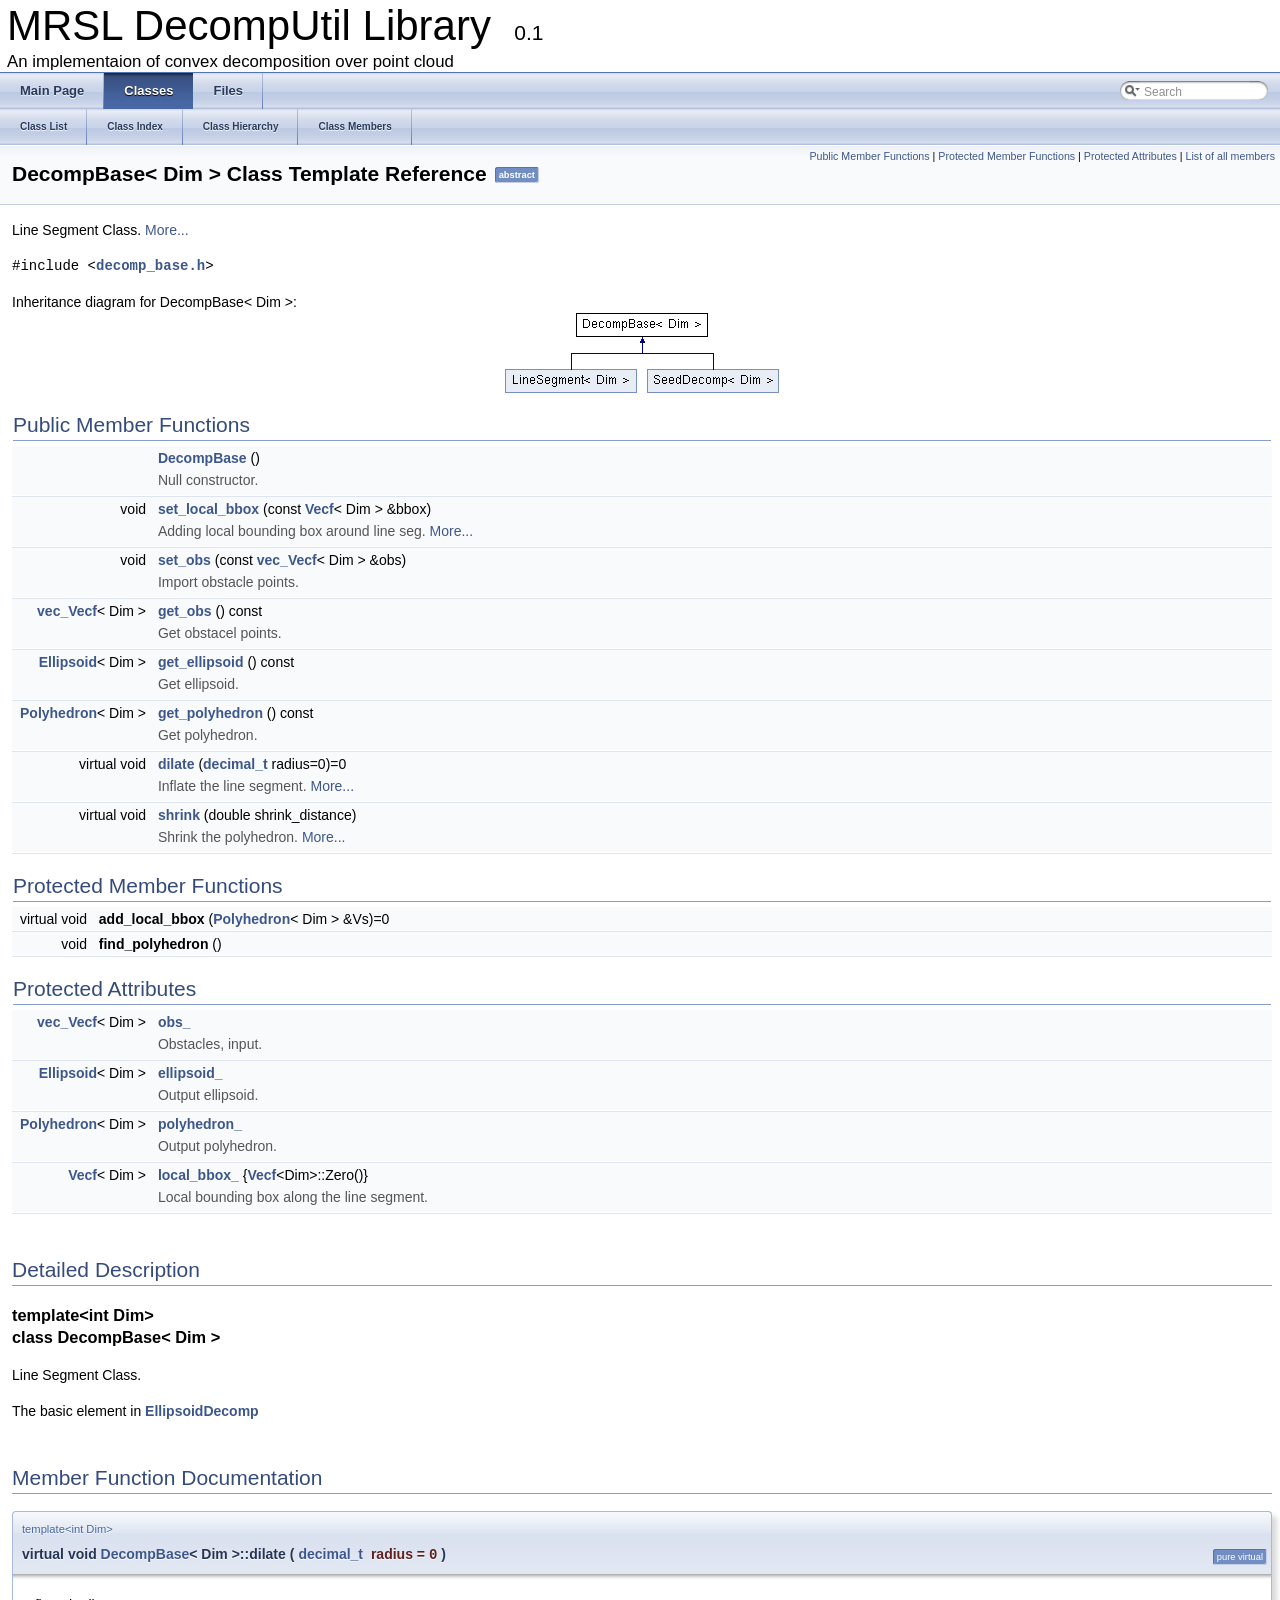
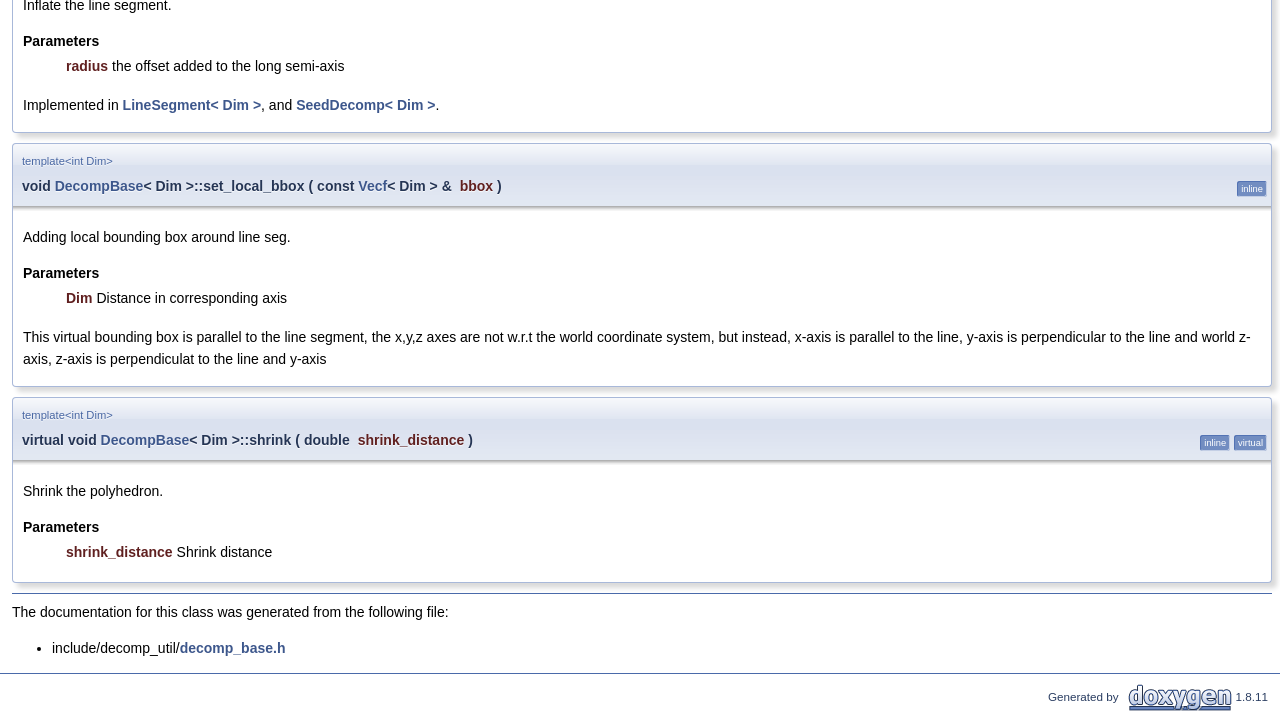
<file: src/mighty_vendor/decomp_util/docs/classDecompBase.html>
<!DOCTYPE html PUBLIC "-//W3C//DTD XHTML 1.0 Transitional//EN" "http://www.w3.org/TR/xhtml1/DTD/xhtml1-transitional.dtd">
<html xmlns="http://www.w3.org/1999/xhtml">
<head>
<meta http-equiv="Content-Type" content="text/xhtml;charset=UTF-8"/>
<meta http-equiv="X-UA-Compatible" content="IE=9"/>
<meta name="generator" content="Doxygen 1.8.11"/>
<title>MRSL DecompUtil Library: DecompBase&lt; Dim &gt; Class Template Reference</title>
<link href="tabs.css" rel="stylesheet" type="text/css"/>
<script type="text/javascript" src="jquery.js"></script>
<script type="text/javascript" src="dynsections.js"></script>
<link href="search/search.css" rel="stylesheet" type="text/css"/>
<script type="text/javascript" src="search/searchdata.js"></script>
<script type="text/javascript" src="search/search.js"></script>
<script type="text/javascript">
  $(document).ready(function() { init_search(); });
</script>
<link href="doxygen.css" rel="stylesheet" type="text/css" />
</head>
<body>
<div id="top"><!-- do not remove this div, it is closed by doxygen! -->
<div id="titlearea">
<table cellspacing="0" cellpadding="0">
 <tbody>
 <tr style="height: 56px;">
  <td id="projectalign" style="padding-left: 0.5em;">
   <div id="projectname">MRSL DecompUtil Library
   &#160;<span id="projectnumber">0.1</span>
   </div>
   <div id="projectbrief">An implementaion of convex decomposition over point cloud</div>
  </td>
 </tr>
 </tbody>
</table>
</div>
<!-- end header part -->
<!-- Generated by Doxygen 1.8.11 -->
<script type="text/javascript">
var searchBox = new SearchBox("searchBox", "search",false,'Search');
</script>
  <div id="navrow1" class="tabs">
    <ul class="tablist">
      <li><a href="index.html"><span>Main&#160;Page</span></a></li>
      <li class="current"><a href="annotated.html"><span>Classes</span></a></li>
      <li><a href="files.html"><span>Files</span></a></li>
      <li>
        <div id="MSearchBox" class="MSearchBoxInactive">
        <span class="left">
          <img id="MSearchSelect" src="search/mag_sel.png"
               onmouseover="return searchBox.OnSearchSelectShow()"
               onmouseout="return searchBox.OnSearchSelectHide()"
               alt=""/>
          <input type="text" id="MSearchField" value="Search" accesskey="S"
               onfocus="searchBox.OnSearchFieldFocus(true)" 
               onblur="searchBox.OnSearchFieldFocus(false)" 
               onkeyup="searchBox.OnSearchFieldChange(event)"/>
          </span><span class="right">
            <a id="MSearchClose" href="javascript:searchBox.CloseResultsWindow()"><img id="MSearchCloseImg" border="0" src="search/close.png" alt=""/></a>
          </span>
        </div>
      </li>
    </ul>
  </div>
  <div id="navrow2" class="tabs2">
    <ul class="tablist">
      <li><a href="annotated.html"><span>Class&#160;List</span></a></li>
      <li><a href="classes.html"><span>Class&#160;Index</span></a></li>
      <li><a href="hierarchy.html"><span>Class&#160;Hierarchy</span></a></li>
      <li><a href="functions.html"><span>Class&#160;Members</span></a></li>
    </ul>
  </div>
<!-- window showing the filter options -->
<div id="MSearchSelectWindow"
     onmouseover="return searchBox.OnSearchSelectShow()"
     onmouseout="return searchBox.OnSearchSelectHide()"
     onkeydown="return searchBox.OnSearchSelectKey(event)">
</div>

<!-- iframe showing the search results (closed by default) -->
<div id="MSearchResultsWindow">
<iframe src="javascript:void(0)" frameborder="0" 
        name="MSearchResults" id="MSearchResults">
</iframe>
</div>

</div><!-- top -->
<div class="header">
  <div class="summary">
<a href="#pub-methods">Public Member Functions</a> &#124;
<a href="#pro-methods">Protected Member Functions</a> &#124;
<a href="#pro-attribs">Protected Attributes</a> &#124;
<a href="classDecompBase-members.html">List of all members</a>  </div>
  <div class="headertitle">
<div class="title">DecompBase&lt; Dim &gt; Class Template Reference<span class="mlabels"><span class="mlabel">abstract</span></span></div>  </div>
</div><!--header-->
<div class="contents">

<p>Line Segment Class.  
 <a href="classDecompBase.html#details">More...</a></p>

<p><code>#include &lt;<a class="el" href="decomp__base_8h_source.html">decomp_base.h</a>&gt;</code></p>
<div class="dynheader">
Inheritance diagram for DecompBase&lt; Dim &gt;:</div>
<div class="dyncontent">
 <div class="center">
  <img src="classDecompBase.png" usemap="#DecompBase_3C_20Dim_20_3E_map" alt=""/>
  <map id="DecompBase_3C_20Dim_20_3E_map" name="DecompBase&lt; Dim &gt;_map">
<area href="classLineSegment.html" title="Line Segment Class. " alt="LineSegment&lt; Dim &gt;" shape="rect" coords="0,56,132,80"/>
<area href="classSeedDecomp.html" title="Seed Decomp Class. " alt="SeedDecomp&lt; Dim &gt;" shape="rect" coords="142,56,274,80"/>
</map>
 </div></div>
<table class="memberdecls">
<tr class="heading"><td colspan="2"><h2 class="groupheader"><a name="pub-methods"></a>
Public Member Functions</h2></td></tr>
<tr class="memitem:a4fdc315275a421b40a84aeffacab4a5a"><td class="memItemLeft" align="right" valign="top"><a class="anchor" id="a4fdc315275a421b40a84aeffacab4a5a"></a>
&#160;</td><td class="memItemRight" valign="bottom"><a class="el" href="classDecompBase.html#a4fdc315275a421b40a84aeffacab4a5a">DecompBase</a> ()</td></tr>
<tr class="memdesc:a4fdc315275a421b40a84aeffacab4a5a"><td class="mdescLeft">&#160;</td><td class="mdescRight">Null constructor. <br /></td></tr>
<tr class="separator:a4fdc315275a421b40a84aeffacab4a5a"><td class="memSeparator" colspan="2">&#160;</td></tr>
<tr class="memitem:a43a9d473dfbcdcc3a45d21917186663b"><td class="memItemLeft" align="right" valign="top">void&#160;</td><td class="memItemRight" valign="bottom"><a class="el" href="classDecompBase.html#a43a9d473dfbcdcc3a45d21917186663b">set_local_bbox</a> (const <a class="el" href="data__type_8h.html#a3a0c45655a5e009e56634ccde0c5c575">Vecf</a>&lt; Dim &gt; &amp;bbox)</td></tr>
<tr class="memdesc:a43a9d473dfbcdcc3a45d21917186663b"><td class="mdescLeft">&#160;</td><td class="mdescRight">Adding local bounding box around line seg.  <a href="#a43a9d473dfbcdcc3a45d21917186663b">More...</a><br /></td></tr>
<tr class="separator:a43a9d473dfbcdcc3a45d21917186663b"><td class="memSeparator" colspan="2">&#160;</td></tr>
<tr class="memitem:a53cb01307a94dc941f40f1234b676a3b"><td class="memItemLeft" align="right" valign="top"><a class="anchor" id="a53cb01307a94dc941f40f1234b676a3b"></a>
void&#160;</td><td class="memItemRight" valign="bottom"><a class="el" href="classDecompBase.html#a53cb01307a94dc941f40f1234b676a3b">set_obs</a> (const <a class="el" href="data__type_8h.html#a74599b2a677a5186ef71a2a690c6171d">vec_Vecf</a>&lt; Dim &gt; &amp;obs)</td></tr>
<tr class="memdesc:a53cb01307a94dc941f40f1234b676a3b"><td class="mdescLeft">&#160;</td><td class="mdescRight">Import obstacle points. <br /></td></tr>
<tr class="separator:a53cb01307a94dc941f40f1234b676a3b"><td class="memSeparator" colspan="2">&#160;</td></tr>
<tr class="memitem:a617f05e12b3f8dbc3b67012f5edbc577"><td class="memItemLeft" align="right" valign="top"><a class="anchor" id="a617f05e12b3f8dbc3b67012f5edbc577"></a>
<a class="el" href="data__type_8h.html#a74599b2a677a5186ef71a2a690c6171d">vec_Vecf</a>&lt; Dim &gt;&#160;</td><td class="memItemRight" valign="bottom"><a class="el" href="classDecompBase.html#a617f05e12b3f8dbc3b67012f5edbc577">get_obs</a> () const </td></tr>
<tr class="memdesc:a617f05e12b3f8dbc3b67012f5edbc577"><td class="mdescLeft">&#160;</td><td class="mdescRight">Get obstacel points. <br /></td></tr>
<tr class="separator:a617f05e12b3f8dbc3b67012f5edbc577"><td class="memSeparator" colspan="2">&#160;</td></tr>
<tr class="memitem:afd3d14a14667f86456f60384df9d81fb"><td class="memItemLeft" align="right" valign="top"><a class="anchor" id="afd3d14a14667f86456f60384df9d81fb"></a>
<a class="el" href="structEllipsoid.html">Ellipsoid</a>&lt; Dim &gt;&#160;</td><td class="memItemRight" valign="bottom"><a class="el" href="classDecompBase.html#afd3d14a14667f86456f60384df9d81fb">get_ellipsoid</a> () const </td></tr>
<tr class="memdesc:afd3d14a14667f86456f60384df9d81fb"><td class="mdescLeft">&#160;</td><td class="mdescRight">Get ellipsoid. <br /></td></tr>
<tr class="separator:afd3d14a14667f86456f60384df9d81fb"><td class="memSeparator" colspan="2">&#160;</td></tr>
<tr class="memitem:a2828493d375ef02f3711942f66f399d4"><td class="memItemLeft" align="right" valign="top"><a class="anchor" id="a2828493d375ef02f3711942f66f399d4"></a>
<a class="el" href="structPolyhedron.html">Polyhedron</a>&lt; Dim &gt;&#160;</td><td class="memItemRight" valign="bottom"><a class="el" href="classDecompBase.html#a2828493d375ef02f3711942f66f399d4">get_polyhedron</a> () const </td></tr>
<tr class="memdesc:a2828493d375ef02f3711942f66f399d4"><td class="mdescLeft">&#160;</td><td class="mdescRight">Get polyhedron. <br /></td></tr>
<tr class="separator:a2828493d375ef02f3711942f66f399d4"><td class="memSeparator" colspan="2">&#160;</td></tr>
<tr class="memitem:a8075ef9c927b23309ca1a3d4144250e5"><td class="memItemLeft" align="right" valign="top">virtual void&#160;</td><td class="memItemRight" valign="bottom"><a class="el" href="classDecompBase.html#a8075ef9c927b23309ca1a3d4144250e5">dilate</a> (<a class="el" href="data__type_8h.html#a7c99d9360fc6cac2762b786e2fb52266">decimal_t</a> radius=0)=0</td></tr>
<tr class="memdesc:a8075ef9c927b23309ca1a3d4144250e5"><td class="mdescLeft">&#160;</td><td class="mdescRight">Inflate the line segment.  <a href="#a8075ef9c927b23309ca1a3d4144250e5">More...</a><br /></td></tr>
<tr class="separator:a8075ef9c927b23309ca1a3d4144250e5"><td class="memSeparator" colspan="2">&#160;</td></tr>
<tr class="memitem:a683f4c7d5b2cc03ac736f224e9cbca2c"><td class="memItemLeft" align="right" valign="top">virtual void&#160;</td><td class="memItemRight" valign="bottom"><a class="el" href="classDecompBase.html#a683f4c7d5b2cc03ac736f224e9cbca2c">shrink</a> (double shrink_distance)</td></tr>
<tr class="memdesc:a683f4c7d5b2cc03ac736f224e9cbca2c"><td class="mdescLeft">&#160;</td><td class="mdescRight">Shrink the polyhedron.  <a href="#a683f4c7d5b2cc03ac736f224e9cbca2c">More...</a><br /></td></tr>
<tr class="separator:a683f4c7d5b2cc03ac736f224e9cbca2c"><td class="memSeparator" colspan="2">&#160;</td></tr>
</table><table class="memberdecls">
<tr class="heading"><td colspan="2"><h2 class="groupheader"><a name="pro-methods"></a>
Protected Member Functions</h2></td></tr>
<tr class="memitem:a871e2ebb78f3e920ed2d8930c3a9a79c"><td class="memItemLeft" align="right" valign="top"><a class="anchor" id="a871e2ebb78f3e920ed2d8930c3a9a79c"></a>
virtual void&#160;</td><td class="memItemRight" valign="bottom"><b>add_local_bbox</b> (<a class="el" href="structPolyhedron.html">Polyhedron</a>&lt; Dim &gt; &amp;Vs)=0</td></tr>
<tr class="separator:a871e2ebb78f3e920ed2d8930c3a9a79c"><td class="memSeparator" colspan="2">&#160;</td></tr>
<tr class="memitem:a7a0b3b057af56cd5e0ae8cf78c3fb376"><td class="memItemLeft" align="right" valign="top"><a class="anchor" id="a7a0b3b057af56cd5e0ae8cf78c3fb376"></a>
void&#160;</td><td class="memItemRight" valign="bottom"><b>find_polyhedron</b> ()</td></tr>
<tr class="separator:a7a0b3b057af56cd5e0ae8cf78c3fb376"><td class="memSeparator" colspan="2">&#160;</td></tr>
</table><table class="memberdecls">
<tr class="heading"><td colspan="2"><h2 class="groupheader"><a name="pro-attribs"></a>
Protected Attributes</h2></td></tr>
<tr class="memitem:af3afcc5ba0baa24fa1a52a08138fb67b"><td class="memItemLeft" align="right" valign="top"><a class="anchor" id="af3afcc5ba0baa24fa1a52a08138fb67b"></a>
<a class="el" href="data__type_8h.html#a74599b2a677a5186ef71a2a690c6171d">vec_Vecf</a>&lt; Dim &gt;&#160;</td><td class="memItemRight" valign="bottom"><a class="el" href="classDecompBase.html#af3afcc5ba0baa24fa1a52a08138fb67b">obs_</a></td></tr>
<tr class="memdesc:af3afcc5ba0baa24fa1a52a08138fb67b"><td class="mdescLeft">&#160;</td><td class="mdescRight">Obstacles, input. <br /></td></tr>
<tr class="separator:af3afcc5ba0baa24fa1a52a08138fb67b"><td class="memSeparator" colspan="2">&#160;</td></tr>
<tr class="memitem:a58c41c590f6c92d9fa0886d4d735d7a1"><td class="memItemLeft" align="right" valign="top"><a class="anchor" id="a58c41c590f6c92d9fa0886d4d735d7a1"></a>
<a class="el" href="structEllipsoid.html">Ellipsoid</a>&lt; Dim &gt;&#160;</td><td class="memItemRight" valign="bottom"><a class="el" href="classDecompBase.html#a58c41c590f6c92d9fa0886d4d735d7a1">ellipsoid_</a></td></tr>
<tr class="memdesc:a58c41c590f6c92d9fa0886d4d735d7a1"><td class="mdescLeft">&#160;</td><td class="mdescRight">Output ellipsoid. <br /></td></tr>
<tr class="separator:a58c41c590f6c92d9fa0886d4d735d7a1"><td class="memSeparator" colspan="2">&#160;</td></tr>
<tr class="memitem:a21a9039cefecfe2166dc5faf8ba86a68"><td class="memItemLeft" align="right" valign="top"><a class="anchor" id="a21a9039cefecfe2166dc5faf8ba86a68"></a>
<a class="el" href="structPolyhedron.html">Polyhedron</a>&lt; Dim &gt;&#160;</td><td class="memItemRight" valign="bottom"><a class="el" href="classDecompBase.html#a21a9039cefecfe2166dc5faf8ba86a68">polyhedron_</a></td></tr>
<tr class="memdesc:a21a9039cefecfe2166dc5faf8ba86a68"><td class="mdescLeft">&#160;</td><td class="mdescRight">Output polyhedron. <br /></td></tr>
<tr class="separator:a21a9039cefecfe2166dc5faf8ba86a68"><td class="memSeparator" colspan="2">&#160;</td></tr>
<tr class="memitem:a8af5e7a5c407102df57089253b35c44a"><td class="memItemLeft" align="right" valign="top"><a class="anchor" id="a8af5e7a5c407102df57089253b35c44a"></a>
<a class="el" href="data__type_8h.html#a3a0c45655a5e009e56634ccde0c5c575">Vecf</a>&lt; Dim &gt;&#160;</td><td class="memItemRight" valign="bottom"><a class="el" href="classDecompBase.html#a8af5e7a5c407102df57089253b35c44a">local_bbox_</a> {<a class="el" href="data__type_8h.html#a3a0c45655a5e009e56634ccde0c5c575">Vecf</a>&lt;Dim&gt;::Zero()}</td></tr>
<tr class="memdesc:a8af5e7a5c407102df57089253b35c44a"><td class="mdescLeft">&#160;</td><td class="mdescRight">Local bounding box along the line segment. <br /></td></tr>
<tr class="separator:a8af5e7a5c407102df57089253b35c44a"><td class="memSeparator" colspan="2">&#160;</td></tr>
</table>
<a name="details" id="details"></a><h2 class="groupheader">Detailed Description</h2>
<div class="textblock"><h3>template&lt;int Dim&gt;<br />
class DecompBase&lt; Dim &gt;</h3>

<p>Line Segment Class. </p>
<p>The basic element in <a class="el" href="classEllipsoidDecomp.html" title="EllipsoidDecomp Class. ">EllipsoidDecomp</a> </p>
</div><h2 class="groupheader">Member Function Documentation</h2>
<a class="anchor" id="a8075ef9c927b23309ca1a3d4144250e5"></a>
<div class="memitem">
<div class="memproto">
<div class="memtemplate">
template&lt;int Dim&gt; </div>
<table class="mlabels">
  <tr>
  <td class="mlabels-left">
      <table class="memname">
        <tr>
          <td class="memname">virtual void <a class="el" href="classDecompBase.html">DecompBase</a>&lt; Dim &gt;::dilate </td>
          <td>(</td>
          <td class="paramtype"><a class="el" href="data__type_8h.html#a7c99d9360fc6cac2762b786e2fb52266">decimal_t</a>&#160;</td>
          <td class="paramname"><em>radius</em> = <code>0</code></td><td>)</td>
          <td></td>
        </tr>
      </table>
  </td>
  <td class="mlabels-right">
<span class="mlabels"><span class="mlabel">pure virtual</span></span>  </td>
  </tr>
</table>
</div><div class="memdoc">

<p>Inflate the line segment. </p>
<dl class="params"><dt>Parameters</dt><dd>
  <table class="params">
    <tr><td class="paramname">radius</td><td>the offset added to the long semi-axis </td></tr>
  </table>
  </dd>
</dl>

<p>Implemented in <a class="el" href="classLineSegment.html#a3479e2467a33468749971e12aa15c46f">LineSegment&lt; Dim &gt;</a>, and <a class="el" href="classSeedDecomp.html#a94db31b5d02e4ca19f32c3a5bacc25a2">SeedDecomp&lt; Dim &gt;</a>.</p>

</div>
</div>
<a class="anchor" id="a43a9d473dfbcdcc3a45d21917186663b"></a>
<div class="memitem">
<div class="memproto">
<div class="memtemplate">
template&lt;int Dim&gt; </div>
<table class="mlabels">
  <tr>
  <td class="mlabels-left">
      <table class="memname">
        <tr>
          <td class="memname">void <a class="el" href="classDecompBase.html">DecompBase</a>&lt; Dim &gt;::set_local_bbox </td>
          <td>(</td>
          <td class="paramtype">const <a class="el" href="data__type_8h.html#a3a0c45655a5e009e56634ccde0c5c575">Vecf</a>&lt; Dim &gt; &amp;&#160;</td>
          <td class="paramname"><em>bbox</em></td><td>)</td>
          <td></td>
        </tr>
      </table>
  </td>
  <td class="mlabels-right">
<span class="mlabels"><span class="mlabel">inline</span></span>  </td>
  </tr>
</table>
</div><div class="memdoc">

<p>Adding local bounding box around line seg. </p>
<dl class="params"><dt>Parameters</dt><dd>
  <table class="params">
    <tr><td class="paramname">Dim</td><td>Distance in corresponding axis</td></tr>
  </table>
  </dd>
</dl>
<p>This virtual bounding box is parallel to the line segment, the x,y,z axes are not w.r.t the world coordinate system, but instead, x-axis is parallel to the line, y-axis is perpendicular to the line and world z-axis, z-axis is perpendiculat to the line and y-axis </p>

</div>
</div>
<a class="anchor" id="a683f4c7d5b2cc03ac736f224e9cbca2c"></a>
<div class="memitem">
<div class="memproto">
<div class="memtemplate">
template&lt;int Dim&gt; </div>
<table class="mlabels">
  <tr>
  <td class="mlabels-left">
      <table class="memname">
        <tr>
          <td class="memname">virtual void <a class="el" href="classDecompBase.html">DecompBase</a>&lt; Dim &gt;::shrink </td>
          <td>(</td>
          <td class="paramtype">double&#160;</td>
          <td class="paramname"><em>shrink_distance</em></td><td>)</td>
          <td></td>
        </tr>
      </table>
  </td>
  <td class="mlabels-right">
<span class="mlabels"><span class="mlabel">inline</span><span class="mlabel">virtual</span></span>  </td>
  </tr>
</table>
</div><div class="memdoc">

<p>Shrink the polyhedron. </p>
<dl class="params"><dt>Parameters</dt><dd>
  <table class="params">
    <tr><td class="paramname">shrink_distance</td><td>Shrink distance </td></tr>
  </table>
  </dd>
</dl>

</div>
</div>
<hr/>The documentation for this class was generated from the following file:<ul>
<li>include/decomp_util/<a class="el" href="decomp__base_8h_source.html">decomp_base.h</a></li>
</ul>
</div><!-- contents -->
<!-- start footer part -->
<hr class="footer"/><address class="footer"><small>
Generated by &#160;<a href="http://www.doxygen.org/index.html">
<img class="footer" src="doxygen.png" alt="doxygen"/>
</a> 1.8.11
</small></address>
</body>
</html>
</file>
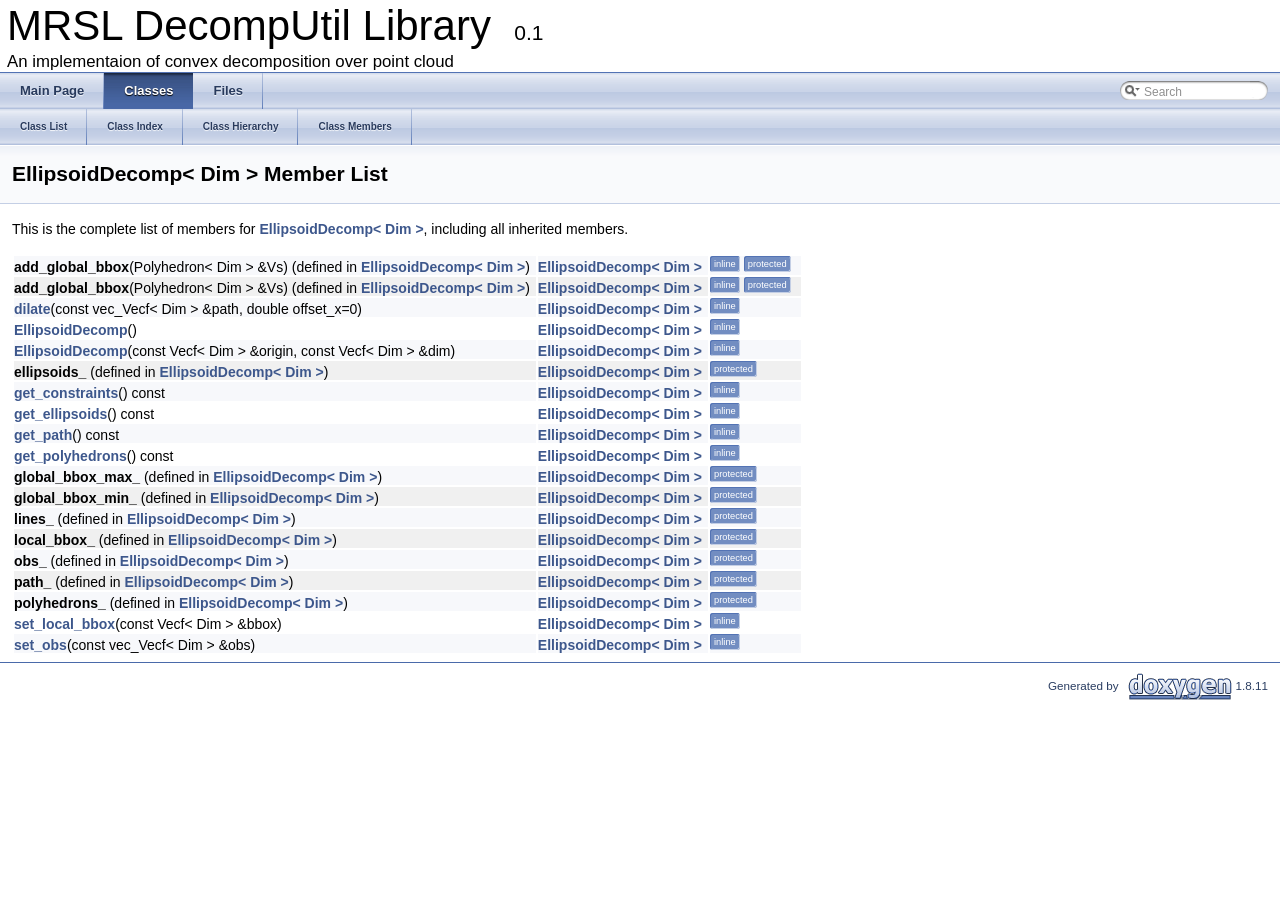
<file: src/mighty_vendor/decomp_util/docs/classEllipsoidDecomp-members.html>
<!DOCTYPE html PUBLIC "-//W3C//DTD XHTML 1.0 Transitional//EN" "http://www.w3.org/TR/xhtml1/DTD/xhtml1-transitional.dtd">
<html xmlns="http://www.w3.org/1999/xhtml">
<head>
<meta http-equiv="Content-Type" content="text/xhtml;charset=UTF-8"/>
<meta http-equiv="X-UA-Compatible" content="IE=9"/>
<meta name="generator" content="Doxygen 1.8.11"/>
<title>MRSL DecompUtil Library: Member List</title>
<link href="tabs.css" rel="stylesheet" type="text/css"/>
<script type="text/javascript" src="jquery.js"></script>
<script type="text/javascript" src="dynsections.js"></script>
<link href="search/search.css" rel="stylesheet" type="text/css"/>
<script type="text/javascript" src="search/searchdata.js"></script>
<script type="text/javascript" src="search/search.js"></script>
<script type="text/javascript">
  $(document).ready(function() { init_search(); });
</script>
<link href="doxygen.css" rel="stylesheet" type="text/css" />
</head>
<body>
<div id="top"><!-- do not remove this div, it is closed by doxygen! -->
<div id="titlearea">
<table cellspacing="0" cellpadding="0">
 <tbody>
 <tr style="height: 56px;">
  <td id="projectalign" style="padding-left: 0.5em;">
   <div id="projectname">MRSL DecompUtil Library
   &#160;<span id="projectnumber">0.1</span>
   </div>
   <div id="projectbrief">An implementaion of convex decomposition over point cloud</div>
  </td>
 </tr>
 </tbody>
</table>
</div>
<!-- end header part -->
<!-- Generated by Doxygen 1.8.11 -->
<script type="text/javascript">
var searchBox = new SearchBox("searchBox", "search",false,'Search');
</script>
  <div id="navrow1" class="tabs">
    <ul class="tablist">
      <li><a href="index.html"><span>Main&#160;Page</span></a></li>
      <li class="current"><a href="annotated.html"><span>Classes</span></a></li>
      <li><a href="files.html"><span>Files</span></a></li>
      <li>
        <div id="MSearchBox" class="MSearchBoxInactive">
        <span class="left">
          <img id="MSearchSelect" src="search/mag_sel.png"
               onmouseover="return searchBox.OnSearchSelectShow()"
               onmouseout="return searchBox.OnSearchSelectHide()"
               alt=""/>
          <input type="text" id="MSearchField" value="Search" accesskey="S"
               onfocus="searchBox.OnSearchFieldFocus(true)" 
               onblur="searchBox.OnSearchFieldFocus(false)" 
               onkeyup="searchBox.OnSearchFieldChange(event)"/>
          </span><span class="right">
            <a id="MSearchClose" href="javascript:searchBox.CloseResultsWindow()"><img id="MSearchCloseImg" border="0" src="search/close.png" alt=""/></a>
          </span>
        </div>
      </li>
    </ul>
  </div>
  <div id="navrow2" class="tabs2">
    <ul class="tablist">
      <li><a href="annotated.html"><span>Class&#160;List</span></a></li>
      <li><a href="classes.html"><span>Class&#160;Index</span></a></li>
      <li><a href="hierarchy.html"><span>Class&#160;Hierarchy</span></a></li>
      <li><a href="functions.html"><span>Class&#160;Members</span></a></li>
    </ul>
  </div>
<!-- window showing the filter options -->
<div id="MSearchSelectWindow"
     onmouseover="return searchBox.OnSearchSelectShow()"
     onmouseout="return searchBox.OnSearchSelectHide()"
     onkeydown="return searchBox.OnSearchSelectKey(event)">
</div>

<!-- iframe showing the search results (closed by default) -->
<div id="MSearchResultsWindow">
<iframe src="javascript:void(0)" frameborder="0" 
        name="MSearchResults" id="MSearchResults">
</iframe>
</div>

</div><!-- top -->
<div class="header">
  <div class="headertitle">
<div class="title">EllipsoidDecomp&lt; Dim &gt; Member List</div>  </div>
</div><!--header-->
<div class="contents">

<p>This is the complete list of members for <a class="el" href="classEllipsoidDecomp.html">EllipsoidDecomp&lt; Dim &gt;</a>, including all inherited members.</p>
<table class="directory">
  <tr bgcolor="#f0f0f0" class="even"><td class="entry"><b>add_global_bbox</b>(Polyhedron&lt; Dim &gt; &amp;Vs) (defined in <a class="el" href="classEllipsoidDecomp.html">EllipsoidDecomp&lt; Dim &gt;</a>)</td><td class="entry"><a class="el" href="classEllipsoidDecomp.html">EllipsoidDecomp&lt; Dim &gt;</a></td><td class="entry"><span class="mlabel">inline</span><span class="mlabel">protected</span></td></tr>
  <tr bgcolor="#f0f0f0"><td class="entry"><b>add_global_bbox</b>(Polyhedron&lt; Dim &gt; &amp;Vs) (defined in <a class="el" href="classEllipsoidDecomp.html">EllipsoidDecomp&lt; Dim &gt;</a>)</td><td class="entry"><a class="el" href="classEllipsoidDecomp.html">EllipsoidDecomp&lt; Dim &gt;</a></td><td class="entry"><span class="mlabel">inline</span><span class="mlabel">protected</span></td></tr>
  <tr class="even"><td class="entry"><a class="el" href="classEllipsoidDecomp.html#aaf4731df44249fe6ed026efa12d6bf63">dilate</a>(const vec_Vecf&lt; Dim &gt; &amp;path, double offset_x=0)</td><td class="entry"><a class="el" href="classEllipsoidDecomp.html">EllipsoidDecomp&lt; Dim &gt;</a></td><td class="entry"><span class="mlabel">inline</span></td></tr>
  <tr><td class="entry"><a class="el" href="classEllipsoidDecomp.html#ac6e757930647fb499d1f1ffeef01b6a4">EllipsoidDecomp</a>()</td><td class="entry"><a class="el" href="classEllipsoidDecomp.html">EllipsoidDecomp&lt; Dim &gt;</a></td><td class="entry"><span class="mlabel">inline</span></td></tr>
  <tr class="even"><td class="entry"><a class="el" href="classEllipsoidDecomp.html#a4c9617e1e2d94ead1ec921e9af7951d0">EllipsoidDecomp</a>(const Vecf&lt; Dim &gt; &amp;origin, const Vecf&lt; Dim &gt; &amp;dim)</td><td class="entry"><a class="el" href="classEllipsoidDecomp.html">EllipsoidDecomp&lt; Dim &gt;</a></td><td class="entry"><span class="mlabel">inline</span></td></tr>
  <tr bgcolor="#f0f0f0"><td class="entry"><b>ellipsoids_</b> (defined in <a class="el" href="classEllipsoidDecomp.html">EllipsoidDecomp&lt; Dim &gt;</a>)</td><td class="entry"><a class="el" href="classEllipsoidDecomp.html">EllipsoidDecomp&lt; Dim &gt;</a></td><td class="entry"><span class="mlabel">protected</span></td></tr>
  <tr class="even"><td class="entry"><a class="el" href="classEllipsoidDecomp.html#aa43d19fea353dfd9466f729c0c38c581">get_constraints</a>() const </td><td class="entry"><a class="el" href="classEllipsoidDecomp.html">EllipsoidDecomp&lt; Dim &gt;</a></td><td class="entry"><span class="mlabel">inline</span></td></tr>
  <tr><td class="entry"><a class="el" href="classEllipsoidDecomp.html#a3c8bf3ede2d7be93d74239cae76495e6">get_ellipsoids</a>() const </td><td class="entry"><a class="el" href="classEllipsoidDecomp.html">EllipsoidDecomp&lt; Dim &gt;</a></td><td class="entry"><span class="mlabel">inline</span></td></tr>
  <tr class="even"><td class="entry"><a class="el" href="classEllipsoidDecomp.html#ad880fd3bbaa9b5ccefcbc4317bbc68a5">get_path</a>() const </td><td class="entry"><a class="el" href="classEllipsoidDecomp.html">EllipsoidDecomp&lt; Dim &gt;</a></td><td class="entry"><span class="mlabel">inline</span></td></tr>
  <tr><td class="entry"><a class="el" href="classEllipsoidDecomp.html#a111a2f74f8cc807d15e70e121bf03f7c">get_polyhedrons</a>() const </td><td class="entry"><a class="el" href="classEllipsoidDecomp.html">EllipsoidDecomp&lt; Dim &gt;</a></td><td class="entry"><span class="mlabel">inline</span></td></tr>
  <tr bgcolor="#f0f0f0" class="even"><td class="entry"><b>global_bbox_max_</b> (defined in <a class="el" href="classEllipsoidDecomp.html">EllipsoidDecomp&lt; Dim &gt;</a>)</td><td class="entry"><a class="el" href="classEllipsoidDecomp.html">EllipsoidDecomp&lt; Dim &gt;</a></td><td class="entry"><span class="mlabel">protected</span></td></tr>
  <tr bgcolor="#f0f0f0"><td class="entry"><b>global_bbox_min_</b> (defined in <a class="el" href="classEllipsoidDecomp.html">EllipsoidDecomp&lt; Dim &gt;</a>)</td><td class="entry"><a class="el" href="classEllipsoidDecomp.html">EllipsoidDecomp&lt; Dim &gt;</a></td><td class="entry"><span class="mlabel">protected</span></td></tr>
  <tr bgcolor="#f0f0f0" class="even"><td class="entry"><b>lines_</b> (defined in <a class="el" href="classEllipsoidDecomp.html">EllipsoidDecomp&lt; Dim &gt;</a>)</td><td class="entry"><a class="el" href="classEllipsoidDecomp.html">EllipsoidDecomp&lt; Dim &gt;</a></td><td class="entry"><span class="mlabel">protected</span></td></tr>
  <tr bgcolor="#f0f0f0"><td class="entry"><b>local_bbox_</b> (defined in <a class="el" href="classEllipsoidDecomp.html">EllipsoidDecomp&lt; Dim &gt;</a>)</td><td class="entry"><a class="el" href="classEllipsoidDecomp.html">EllipsoidDecomp&lt; Dim &gt;</a></td><td class="entry"><span class="mlabel">protected</span></td></tr>
  <tr bgcolor="#f0f0f0" class="even"><td class="entry"><b>obs_</b> (defined in <a class="el" href="classEllipsoidDecomp.html">EllipsoidDecomp&lt; Dim &gt;</a>)</td><td class="entry"><a class="el" href="classEllipsoidDecomp.html">EllipsoidDecomp&lt; Dim &gt;</a></td><td class="entry"><span class="mlabel">protected</span></td></tr>
  <tr bgcolor="#f0f0f0"><td class="entry"><b>path_</b> (defined in <a class="el" href="classEllipsoidDecomp.html">EllipsoidDecomp&lt; Dim &gt;</a>)</td><td class="entry"><a class="el" href="classEllipsoidDecomp.html">EllipsoidDecomp&lt; Dim &gt;</a></td><td class="entry"><span class="mlabel">protected</span></td></tr>
  <tr bgcolor="#f0f0f0" class="even"><td class="entry"><b>polyhedrons_</b> (defined in <a class="el" href="classEllipsoidDecomp.html">EllipsoidDecomp&lt; Dim &gt;</a>)</td><td class="entry"><a class="el" href="classEllipsoidDecomp.html">EllipsoidDecomp&lt; Dim &gt;</a></td><td class="entry"><span class="mlabel">protected</span></td></tr>
  <tr><td class="entry"><a class="el" href="classEllipsoidDecomp.html#a3a98cbbe53c7d641b12bc9bb5916d8d6">set_local_bbox</a>(const Vecf&lt; Dim &gt; &amp;bbox)</td><td class="entry"><a class="el" href="classEllipsoidDecomp.html">EllipsoidDecomp&lt; Dim &gt;</a></td><td class="entry"><span class="mlabel">inline</span></td></tr>
  <tr class="even"><td class="entry"><a class="el" href="classEllipsoidDecomp.html#aa3ea99617acd7f626ac7e731be9bea9f">set_obs</a>(const vec_Vecf&lt; Dim &gt; &amp;obs)</td><td class="entry"><a class="el" href="classEllipsoidDecomp.html">EllipsoidDecomp&lt; Dim &gt;</a></td><td class="entry"><span class="mlabel">inline</span></td></tr>
</table></div><!-- contents -->
<!-- start footer part -->
<hr class="footer"/><address class="footer"><small>
Generated by &#160;<a href="http://www.doxygen.org/index.html">
<img class="footer" src="doxygen.png" alt="doxygen"/>
</a> 1.8.11
</small></address>
</body>
</html>
</file>
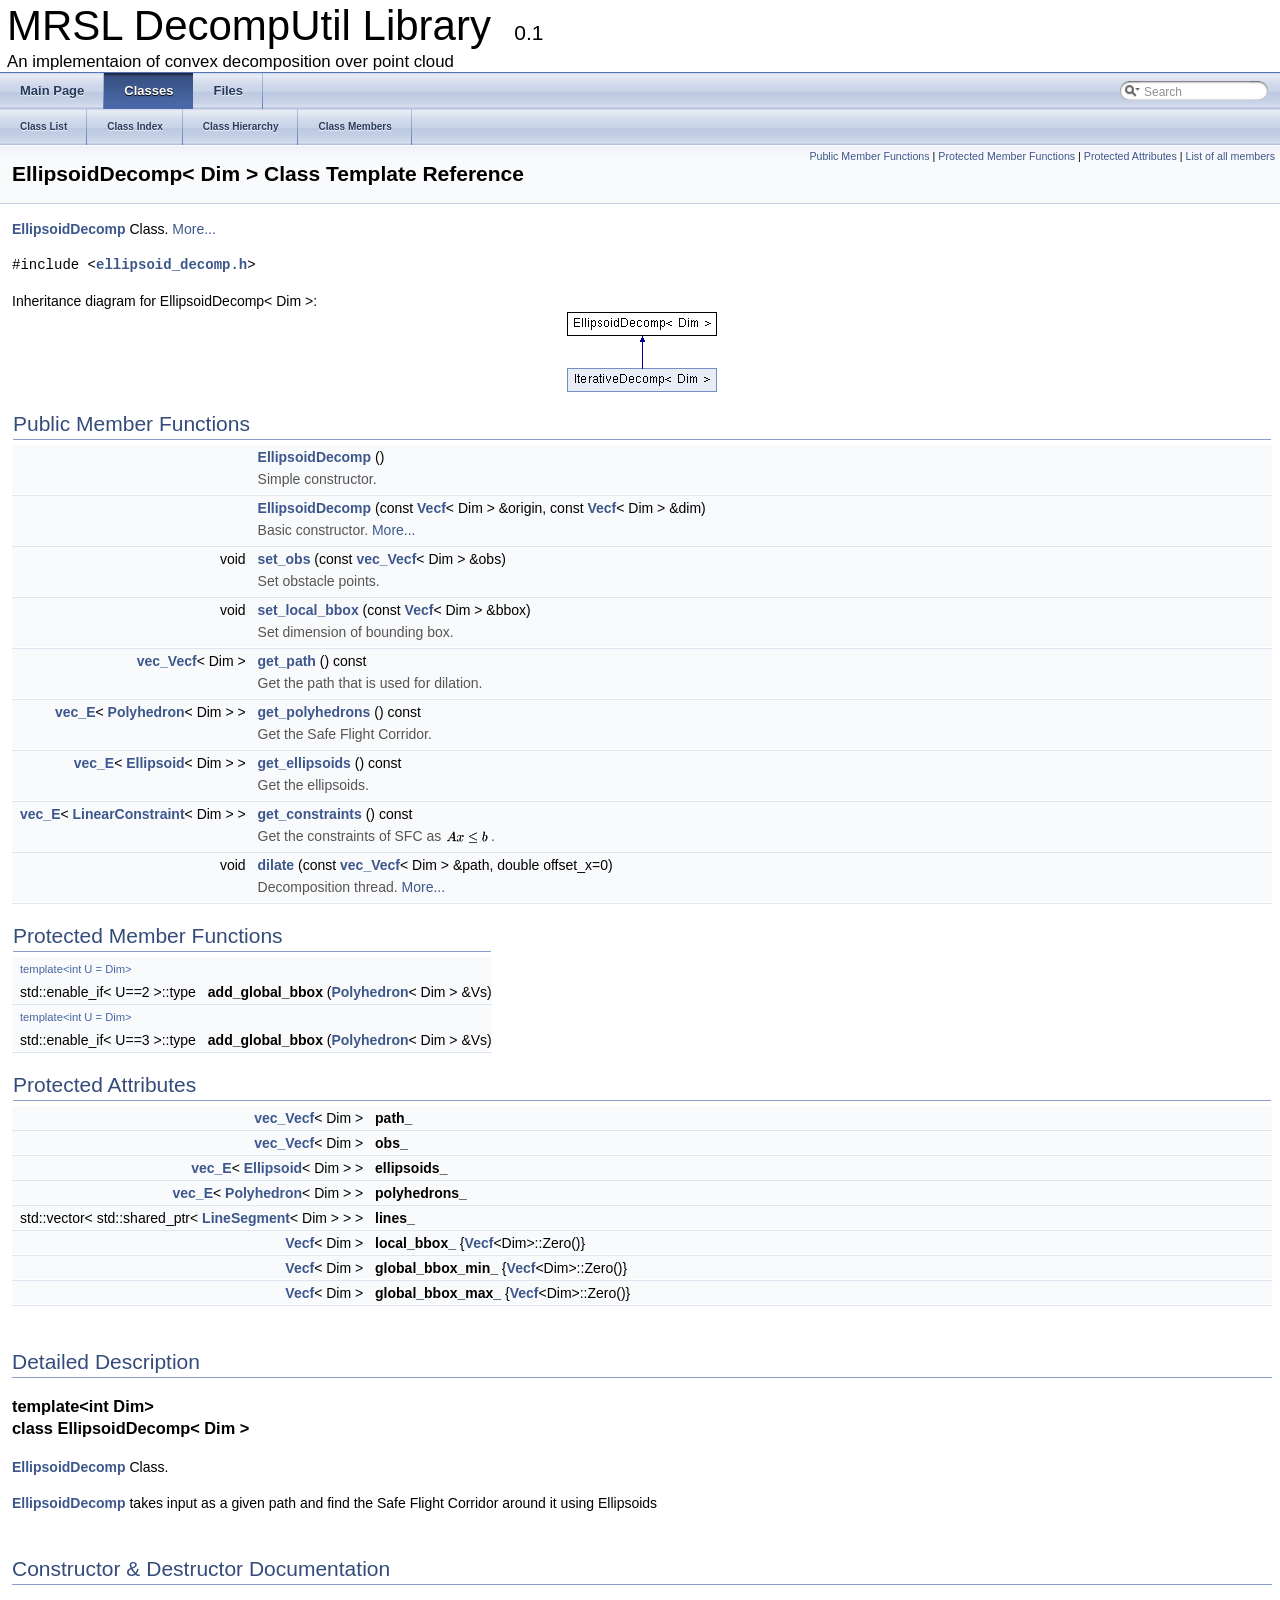
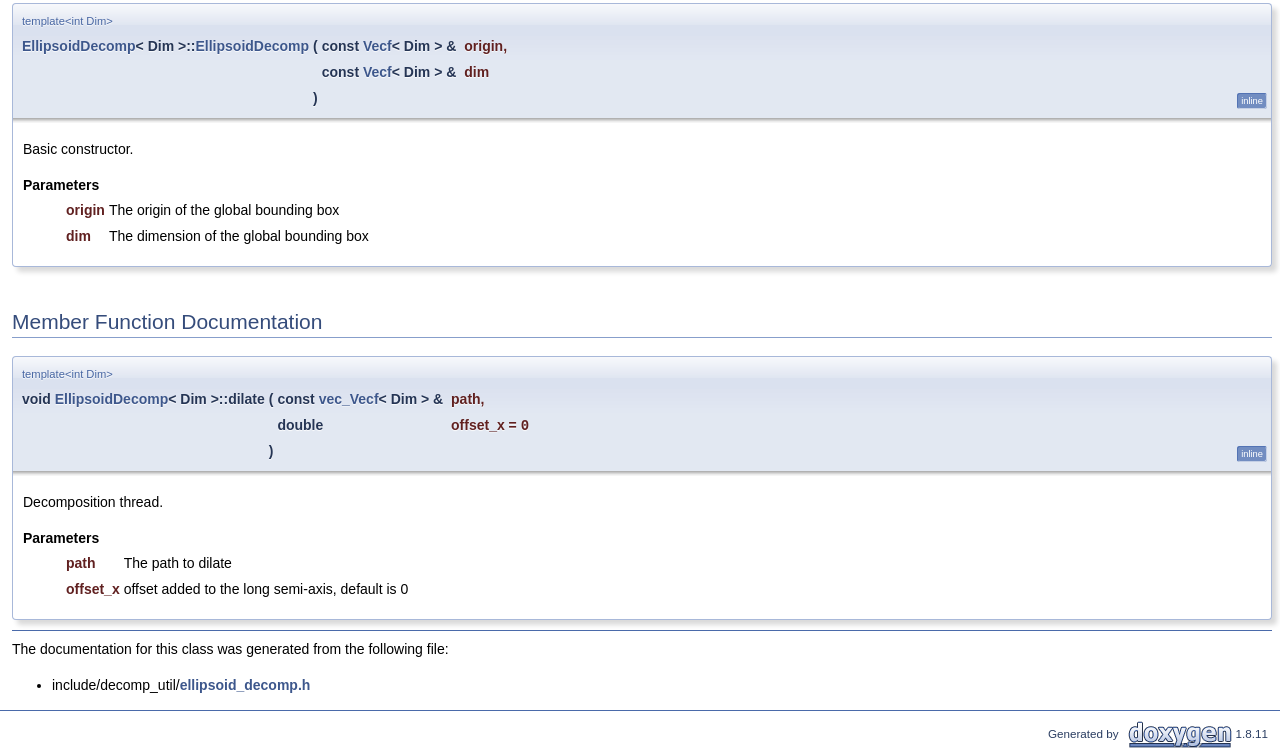
<file: src/mighty_vendor/decomp_util/docs/classEllipsoidDecomp.html>
<!DOCTYPE html PUBLIC "-//W3C//DTD XHTML 1.0 Transitional//EN" "http://www.w3.org/TR/xhtml1/DTD/xhtml1-transitional.dtd">
<html xmlns="http://www.w3.org/1999/xhtml">
<head>
<meta http-equiv="Content-Type" content="text/xhtml;charset=UTF-8"/>
<meta http-equiv="X-UA-Compatible" content="IE=9"/>
<meta name="generator" content="Doxygen 1.8.11"/>
<title>MRSL DecompUtil Library: EllipsoidDecomp&lt; Dim &gt; Class Template Reference</title>
<link href="tabs.css" rel="stylesheet" type="text/css"/>
<script type="text/javascript" src="jquery.js"></script>
<script type="text/javascript" src="dynsections.js"></script>
<link href="search/search.css" rel="stylesheet" type="text/css"/>
<script type="text/javascript" src="search/searchdata.js"></script>
<script type="text/javascript" src="search/search.js"></script>
<script type="text/javascript">
  $(document).ready(function() { init_search(); });
</script>
<link href="doxygen.css" rel="stylesheet" type="text/css" />
</head>
<body>
<div id="top"><!-- do not remove this div, it is closed by doxygen! -->
<div id="titlearea">
<table cellspacing="0" cellpadding="0">
 <tbody>
 <tr style="height: 56px;">
  <td id="projectalign" style="padding-left: 0.5em;">
   <div id="projectname">MRSL DecompUtil Library
   &#160;<span id="projectnumber">0.1</span>
   </div>
   <div id="projectbrief">An implementaion of convex decomposition over point cloud</div>
  </td>
 </tr>
 </tbody>
</table>
</div>
<!-- end header part -->
<!-- Generated by Doxygen 1.8.11 -->
<script type="text/javascript">
var searchBox = new SearchBox("searchBox", "search",false,'Search');
</script>
  <div id="navrow1" class="tabs">
    <ul class="tablist">
      <li><a href="index.html"><span>Main&#160;Page</span></a></li>
      <li class="current"><a href="annotated.html"><span>Classes</span></a></li>
      <li><a href="files.html"><span>Files</span></a></li>
      <li>
        <div id="MSearchBox" class="MSearchBoxInactive">
        <span class="left">
          <img id="MSearchSelect" src="search/mag_sel.png"
               onmouseover="return searchBox.OnSearchSelectShow()"
               onmouseout="return searchBox.OnSearchSelectHide()"
               alt=""/>
          <input type="text" id="MSearchField" value="Search" accesskey="S"
               onfocus="searchBox.OnSearchFieldFocus(true)" 
               onblur="searchBox.OnSearchFieldFocus(false)" 
               onkeyup="searchBox.OnSearchFieldChange(event)"/>
          </span><span class="right">
            <a id="MSearchClose" href="javascript:searchBox.CloseResultsWindow()"><img id="MSearchCloseImg" border="0" src="search/close.png" alt=""/></a>
          </span>
        </div>
      </li>
    </ul>
  </div>
  <div id="navrow2" class="tabs2">
    <ul class="tablist">
      <li><a href="annotated.html"><span>Class&#160;List</span></a></li>
      <li><a href="classes.html"><span>Class&#160;Index</span></a></li>
      <li><a href="hierarchy.html"><span>Class&#160;Hierarchy</span></a></li>
      <li><a href="functions.html"><span>Class&#160;Members</span></a></li>
    </ul>
  </div>
<!-- window showing the filter options -->
<div id="MSearchSelectWindow"
     onmouseover="return searchBox.OnSearchSelectShow()"
     onmouseout="return searchBox.OnSearchSelectHide()"
     onkeydown="return searchBox.OnSearchSelectKey(event)">
</div>

<!-- iframe showing the search results (closed by default) -->
<div id="MSearchResultsWindow">
<iframe src="javascript:void(0)" frameborder="0" 
        name="MSearchResults" id="MSearchResults">
</iframe>
</div>

</div><!-- top -->
<div class="header">
  <div class="summary">
<a href="#pub-methods">Public Member Functions</a> &#124;
<a href="#pro-methods">Protected Member Functions</a> &#124;
<a href="#pro-attribs">Protected Attributes</a> &#124;
<a href="classEllipsoidDecomp-members.html">List of all members</a>  </div>
  <div class="headertitle">
<div class="title">EllipsoidDecomp&lt; Dim &gt; Class Template Reference</div>  </div>
</div><!--header-->
<div class="contents">

<p><a class="el" href="classEllipsoidDecomp.html" title="EllipsoidDecomp Class. ">EllipsoidDecomp</a> Class.  
 <a href="classEllipsoidDecomp.html#details">More...</a></p>

<p><code>#include &lt;<a class="el" href="ellipsoid__decomp_8h_source.html">ellipsoid_decomp.h</a>&gt;</code></p>
<div class="dynheader">
Inheritance diagram for EllipsoidDecomp&lt; Dim &gt;:</div>
<div class="dyncontent">
 <div class="center">
  <img src="classEllipsoidDecomp.png" usemap="#EllipsoidDecomp_3C_20Dim_20_3E_map" alt=""/>
  <map id="EllipsoidDecomp_3C_20Dim_20_3E_map" name="EllipsoidDecomp&lt; Dim &gt;_map">
<area href="classIterativeDecomp.html" title="IterativeDecomp Class. " alt="IterativeDecomp&lt; Dim &gt;" shape="rect" coords="0,56,150,80"/>
</map>
 </div></div>
<table class="memberdecls">
<tr class="heading"><td colspan="2"><h2 class="groupheader"><a name="pub-methods"></a>
Public Member Functions</h2></td></tr>
<tr class="memitem:ac6e757930647fb499d1f1ffeef01b6a4"><td class="memItemLeft" align="right" valign="top"><a class="anchor" id="ac6e757930647fb499d1f1ffeef01b6a4"></a>
&#160;</td><td class="memItemRight" valign="bottom"><a class="el" href="classEllipsoidDecomp.html#ac6e757930647fb499d1f1ffeef01b6a4">EllipsoidDecomp</a> ()</td></tr>
<tr class="memdesc:ac6e757930647fb499d1f1ffeef01b6a4"><td class="mdescLeft">&#160;</td><td class="mdescRight">Simple constructor. <br /></td></tr>
<tr class="separator:ac6e757930647fb499d1f1ffeef01b6a4"><td class="memSeparator" colspan="2">&#160;</td></tr>
<tr class="memitem:a4c9617e1e2d94ead1ec921e9af7951d0"><td class="memItemLeft" align="right" valign="top">&#160;</td><td class="memItemRight" valign="bottom"><a class="el" href="classEllipsoidDecomp.html#a4c9617e1e2d94ead1ec921e9af7951d0">EllipsoidDecomp</a> (const <a class="el" href="data__type_8h.html#a3a0c45655a5e009e56634ccde0c5c575">Vecf</a>&lt; Dim &gt; &amp;origin, const <a class="el" href="data__type_8h.html#a3a0c45655a5e009e56634ccde0c5c575">Vecf</a>&lt; Dim &gt; &amp;dim)</td></tr>
<tr class="memdesc:a4c9617e1e2d94ead1ec921e9af7951d0"><td class="mdescLeft">&#160;</td><td class="mdescRight">Basic constructor.  <a href="#a4c9617e1e2d94ead1ec921e9af7951d0">More...</a><br /></td></tr>
<tr class="separator:a4c9617e1e2d94ead1ec921e9af7951d0"><td class="memSeparator" colspan="2">&#160;</td></tr>
<tr class="memitem:aa3ea99617acd7f626ac7e731be9bea9f"><td class="memItemLeft" align="right" valign="top"><a class="anchor" id="aa3ea99617acd7f626ac7e731be9bea9f"></a>
void&#160;</td><td class="memItemRight" valign="bottom"><a class="el" href="classEllipsoidDecomp.html#aa3ea99617acd7f626ac7e731be9bea9f">set_obs</a> (const <a class="el" href="data__type_8h.html#a74599b2a677a5186ef71a2a690c6171d">vec_Vecf</a>&lt; Dim &gt; &amp;obs)</td></tr>
<tr class="memdesc:aa3ea99617acd7f626ac7e731be9bea9f"><td class="mdescLeft">&#160;</td><td class="mdescRight">Set obstacle points. <br /></td></tr>
<tr class="separator:aa3ea99617acd7f626ac7e731be9bea9f"><td class="memSeparator" colspan="2">&#160;</td></tr>
<tr class="memitem:a3a98cbbe53c7d641b12bc9bb5916d8d6"><td class="memItemLeft" align="right" valign="top"><a class="anchor" id="a3a98cbbe53c7d641b12bc9bb5916d8d6"></a>
void&#160;</td><td class="memItemRight" valign="bottom"><a class="el" href="classEllipsoidDecomp.html#a3a98cbbe53c7d641b12bc9bb5916d8d6">set_local_bbox</a> (const <a class="el" href="data__type_8h.html#a3a0c45655a5e009e56634ccde0c5c575">Vecf</a>&lt; Dim &gt; &amp;bbox)</td></tr>
<tr class="memdesc:a3a98cbbe53c7d641b12bc9bb5916d8d6"><td class="mdescLeft">&#160;</td><td class="mdescRight">Set dimension of bounding box. <br /></td></tr>
<tr class="separator:a3a98cbbe53c7d641b12bc9bb5916d8d6"><td class="memSeparator" colspan="2">&#160;</td></tr>
<tr class="memitem:ad880fd3bbaa9b5ccefcbc4317bbc68a5"><td class="memItemLeft" align="right" valign="top"><a class="anchor" id="ad880fd3bbaa9b5ccefcbc4317bbc68a5"></a>
<a class="el" href="data__type_8h.html#a74599b2a677a5186ef71a2a690c6171d">vec_Vecf</a>&lt; Dim &gt;&#160;</td><td class="memItemRight" valign="bottom"><a class="el" href="classEllipsoidDecomp.html#ad880fd3bbaa9b5ccefcbc4317bbc68a5">get_path</a> () const </td></tr>
<tr class="memdesc:ad880fd3bbaa9b5ccefcbc4317bbc68a5"><td class="mdescLeft">&#160;</td><td class="mdescRight">Get the path that is used for dilation. <br /></td></tr>
<tr class="separator:ad880fd3bbaa9b5ccefcbc4317bbc68a5"><td class="memSeparator" colspan="2">&#160;</td></tr>
<tr class="memitem:a111a2f74f8cc807d15e70e121bf03f7c"><td class="memItemLeft" align="right" valign="top"><a class="anchor" id="a111a2f74f8cc807d15e70e121bf03f7c"></a>
<a class="el" href="data__type_8h.html#a30c607180de5bc1b7c30f5cbaf9b188b">vec_E</a>&lt; <a class="el" href="structPolyhedron.html">Polyhedron</a>&lt; Dim &gt; &gt;&#160;</td><td class="memItemRight" valign="bottom"><a class="el" href="classEllipsoidDecomp.html#a111a2f74f8cc807d15e70e121bf03f7c">get_polyhedrons</a> () const </td></tr>
<tr class="memdesc:a111a2f74f8cc807d15e70e121bf03f7c"><td class="mdescLeft">&#160;</td><td class="mdescRight">Get the Safe Flight Corridor. <br /></td></tr>
<tr class="separator:a111a2f74f8cc807d15e70e121bf03f7c"><td class="memSeparator" colspan="2">&#160;</td></tr>
<tr class="memitem:a3c8bf3ede2d7be93d74239cae76495e6"><td class="memItemLeft" align="right" valign="top"><a class="anchor" id="a3c8bf3ede2d7be93d74239cae76495e6"></a>
<a class="el" href="data__type_8h.html#a30c607180de5bc1b7c30f5cbaf9b188b">vec_E</a>&lt; <a class="el" href="structEllipsoid.html">Ellipsoid</a>&lt; Dim &gt; &gt;&#160;</td><td class="memItemRight" valign="bottom"><a class="el" href="classEllipsoidDecomp.html#a3c8bf3ede2d7be93d74239cae76495e6">get_ellipsoids</a> () const </td></tr>
<tr class="memdesc:a3c8bf3ede2d7be93d74239cae76495e6"><td class="mdescLeft">&#160;</td><td class="mdescRight">Get the ellipsoids. <br /></td></tr>
<tr class="separator:a3c8bf3ede2d7be93d74239cae76495e6"><td class="memSeparator" colspan="2">&#160;</td></tr>
<tr class="memitem:aa43d19fea353dfd9466f729c0c38c581"><td class="memItemLeft" align="right" valign="top"><a class="anchor" id="aa43d19fea353dfd9466f729c0c38c581"></a>
<a class="el" href="data__type_8h.html#a30c607180de5bc1b7c30f5cbaf9b188b">vec_E</a>&lt; <a class="el" href="structLinearConstraint.html">LinearConstraint</a>&lt; Dim &gt; &gt;&#160;</td><td class="memItemRight" valign="bottom"><a class="el" href="classEllipsoidDecomp.html#aa43d19fea353dfd9466f729c0c38c581">get_constraints</a> () const </td></tr>
<tr class="memdesc:aa43d19fea353dfd9466f729c0c38c581"><td class="mdescLeft">&#160;</td><td class="mdescRight">Get the constraints of SFC as <img class="formulaInl" alt="$Ax\leq b $" src="form_2.png"/>. <br /></td></tr>
<tr class="separator:aa43d19fea353dfd9466f729c0c38c581"><td class="memSeparator" colspan="2">&#160;</td></tr>
<tr class="memitem:aaf4731df44249fe6ed026efa12d6bf63"><td class="memItemLeft" align="right" valign="top">void&#160;</td><td class="memItemRight" valign="bottom"><a class="el" href="classEllipsoidDecomp.html#aaf4731df44249fe6ed026efa12d6bf63">dilate</a> (const <a class="el" href="data__type_8h.html#a74599b2a677a5186ef71a2a690c6171d">vec_Vecf</a>&lt; Dim &gt; &amp;path, double offset_x=0)</td></tr>
<tr class="memdesc:aaf4731df44249fe6ed026efa12d6bf63"><td class="mdescLeft">&#160;</td><td class="mdescRight">Decomposition thread.  <a href="#aaf4731df44249fe6ed026efa12d6bf63">More...</a><br /></td></tr>
<tr class="separator:aaf4731df44249fe6ed026efa12d6bf63"><td class="memSeparator" colspan="2">&#160;</td></tr>
</table><table class="memberdecls">
<tr class="heading"><td colspan="2"><h2 class="groupheader"><a name="pro-methods"></a>
Protected Member Functions</h2></td></tr>
<tr class="memitem:a0edf48b6b7eba9554239b3d97f4ea481"><td class="memTemplParams" colspan="2"><a class="anchor" id="a0edf48b6b7eba9554239b3d97f4ea481"></a>
template&lt;int U = Dim&gt; </td></tr>
<tr class="memitem:a0edf48b6b7eba9554239b3d97f4ea481"><td class="memTemplItemLeft" align="right" valign="top">std::enable_if&lt; U==2 &gt;::type&#160;</td><td class="memTemplItemRight" valign="bottom"><b>add_global_bbox</b> (<a class="el" href="structPolyhedron.html">Polyhedron</a>&lt; Dim &gt; &amp;Vs)</td></tr>
<tr class="separator:a0edf48b6b7eba9554239b3d97f4ea481"><td class="memSeparator" colspan="2">&#160;</td></tr>
<tr class="memitem:abc6fcd67502ba7e59fdf8a72a4f0ed1f"><td class="memTemplParams" colspan="2"><a class="anchor" id="abc6fcd67502ba7e59fdf8a72a4f0ed1f"></a>
template&lt;int U = Dim&gt; </td></tr>
<tr class="memitem:abc6fcd67502ba7e59fdf8a72a4f0ed1f"><td class="memTemplItemLeft" align="right" valign="top">std::enable_if&lt; U==3 &gt;::type&#160;</td><td class="memTemplItemRight" valign="bottom"><b>add_global_bbox</b> (<a class="el" href="structPolyhedron.html">Polyhedron</a>&lt; Dim &gt; &amp;Vs)</td></tr>
<tr class="separator:abc6fcd67502ba7e59fdf8a72a4f0ed1f"><td class="memSeparator" colspan="2">&#160;</td></tr>
</table><table class="memberdecls">
<tr class="heading"><td colspan="2"><h2 class="groupheader"><a name="pro-attribs"></a>
Protected Attributes</h2></td></tr>
<tr class="memitem:a1c891943d9a1b162ebcc556627f5c892"><td class="memItemLeft" align="right" valign="top"><a class="anchor" id="a1c891943d9a1b162ebcc556627f5c892"></a>
<a class="el" href="data__type_8h.html#a74599b2a677a5186ef71a2a690c6171d">vec_Vecf</a>&lt; Dim &gt;&#160;</td><td class="memItemRight" valign="bottom"><b>path_</b></td></tr>
<tr class="separator:a1c891943d9a1b162ebcc556627f5c892"><td class="memSeparator" colspan="2">&#160;</td></tr>
<tr class="memitem:a1be4eb578f3713dbc1ff66bd4bd717ae"><td class="memItemLeft" align="right" valign="top"><a class="anchor" id="a1be4eb578f3713dbc1ff66bd4bd717ae"></a>
<a class="el" href="data__type_8h.html#a74599b2a677a5186ef71a2a690c6171d">vec_Vecf</a>&lt; Dim &gt;&#160;</td><td class="memItemRight" valign="bottom"><b>obs_</b></td></tr>
<tr class="separator:a1be4eb578f3713dbc1ff66bd4bd717ae"><td class="memSeparator" colspan="2">&#160;</td></tr>
<tr class="memitem:a88301af066a094537a18a85cc291eb0b"><td class="memItemLeft" align="right" valign="top"><a class="anchor" id="a88301af066a094537a18a85cc291eb0b"></a>
<a class="el" href="data__type_8h.html#a30c607180de5bc1b7c30f5cbaf9b188b">vec_E</a>&lt; <a class="el" href="structEllipsoid.html">Ellipsoid</a>&lt; Dim &gt; &gt;&#160;</td><td class="memItemRight" valign="bottom"><b>ellipsoids_</b></td></tr>
<tr class="separator:a88301af066a094537a18a85cc291eb0b"><td class="memSeparator" colspan="2">&#160;</td></tr>
<tr class="memitem:a7484d4146d363737aed364e8732dca68"><td class="memItemLeft" align="right" valign="top"><a class="anchor" id="a7484d4146d363737aed364e8732dca68"></a>
<a class="el" href="data__type_8h.html#a30c607180de5bc1b7c30f5cbaf9b188b">vec_E</a>&lt; <a class="el" href="structPolyhedron.html">Polyhedron</a>&lt; Dim &gt; &gt;&#160;</td><td class="memItemRight" valign="bottom"><b>polyhedrons_</b></td></tr>
<tr class="separator:a7484d4146d363737aed364e8732dca68"><td class="memSeparator" colspan="2">&#160;</td></tr>
<tr class="memitem:a80a07a0f456f39575c18550aebf90e84"><td class="memItemLeft" align="right" valign="top"><a class="anchor" id="a80a07a0f456f39575c18550aebf90e84"></a>
std::vector&lt; std::shared_ptr&lt; <a class="el" href="classLineSegment.html">LineSegment</a>&lt; Dim &gt; &gt; &gt;&#160;</td><td class="memItemRight" valign="bottom"><b>lines_</b></td></tr>
<tr class="separator:a80a07a0f456f39575c18550aebf90e84"><td class="memSeparator" colspan="2">&#160;</td></tr>
<tr class="memitem:a69b95e23b084237613bd8d8bf413ca5d"><td class="memItemLeft" align="right" valign="top"><a class="anchor" id="a69b95e23b084237613bd8d8bf413ca5d"></a>
<a class="el" href="data__type_8h.html#a3a0c45655a5e009e56634ccde0c5c575">Vecf</a>&lt; Dim &gt;&#160;</td><td class="memItemRight" valign="bottom"><b>local_bbox_</b> {<a class="el" href="data__type_8h.html#a3a0c45655a5e009e56634ccde0c5c575">Vecf</a>&lt;Dim&gt;::Zero()}</td></tr>
<tr class="separator:a69b95e23b084237613bd8d8bf413ca5d"><td class="memSeparator" colspan="2">&#160;</td></tr>
<tr class="memitem:add523555244d798e174367bea7c58a97"><td class="memItemLeft" align="right" valign="top"><a class="anchor" id="add523555244d798e174367bea7c58a97"></a>
<a class="el" href="data__type_8h.html#a3a0c45655a5e009e56634ccde0c5c575">Vecf</a>&lt; Dim &gt;&#160;</td><td class="memItemRight" valign="bottom"><b>global_bbox_min_</b> {<a class="el" href="data__type_8h.html#a3a0c45655a5e009e56634ccde0c5c575">Vecf</a>&lt;Dim&gt;::Zero()}</td></tr>
<tr class="separator:add523555244d798e174367bea7c58a97"><td class="memSeparator" colspan="2">&#160;</td></tr>
<tr class="memitem:a8e63353c575e5b01d85561356da57fb0"><td class="memItemLeft" align="right" valign="top"><a class="anchor" id="a8e63353c575e5b01d85561356da57fb0"></a>
<a class="el" href="data__type_8h.html#a3a0c45655a5e009e56634ccde0c5c575">Vecf</a>&lt; Dim &gt;&#160;</td><td class="memItemRight" valign="bottom"><b>global_bbox_max_</b> {<a class="el" href="data__type_8h.html#a3a0c45655a5e009e56634ccde0c5c575">Vecf</a>&lt;Dim&gt;::Zero()}</td></tr>
<tr class="separator:a8e63353c575e5b01d85561356da57fb0"><td class="memSeparator" colspan="2">&#160;</td></tr>
</table>
<a name="details" id="details"></a><h2 class="groupheader">Detailed Description</h2>
<div class="textblock"><h3>template&lt;int Dim&gt;<br />
class EllipsoidDecomp&lt; Dim &gt;</h3>

<p><a class="el" href="classEllipsoidDecomp.html" title="EllipsoidDecomp Class. ">EllipsoidDecomp</a> Class. </p>
<p><a class="el" href="classEllipsoidDecomp.html" title="EllipsoidDecomp Class. ">EllipsoidDecomp</a> takes input as a given path and find the Safe Flight Corridor around it using Ellipsoids </p>
</div><h2 class="groupheader">Constructor &amp; Destructor Documentation</h2>
<a class="anchor" id="a4c9617e1e2d94ead1ec921e9af7951d0"></a>
<div class="memitem">
<div class="memproto">
<div class="memtemplate">
template&lt;int Dim&gt; </div>
<table class="mlabels">
  <tr>
  <td class="mlabels-left">
      <table class="memname">
        <tr>
          <td class="memname"><a class="el" href="classEllipsoidDecomp.html">EllipsoidDecomp</a>&lt; Dim &gt;::<a class="el" href="classEllipsoidDecomp.html">EllipsoidDecomp</a> </td>
          <td>(</td>
          <td class="paramtype">const <a class="el" href="data__type_8h.html#a3a0c45655a5e009e56634ccde0c5c575">Vecf</a>&lt; Dim &gt; &amp;&#160;</td>
          <td class="paramname"><em>origin</em>, </td>
        </tr>
        <tr>
          <td class="paramkey"></td>
          <td></td>
          <td class="paramtype">const <a class="el" href="data__type_8h.html#a3a0c45655a5e009e56634ccde0c5c575">Vecf</a>&lt; Dim &gt; &amp;&#160;</td>
          <td class="paramname"><em>dim</em>&#160;</td>
        </tr>
        <tr>
          <td></td>
          <td>)</td>
          <td></td><td></td>
        </tr>
      </table>
  </td>
  <td class="mlabels-right">
<span class="mlabels"><span class="mlabel">inline</span></span>  </td>
  </tr>
</table>
</div><div class="memdoc">

<p>Basic constructor. </p>
<dl class="params"><dt>Parameters</dt><dd>
  <table class="params">
    <tr><td class="paramname">origin</td><td>The origin of the global bounding box </td></tr>
    <tr><td class="paramname">dim</td><td>The dimension of the global bounding box </td></tr>
  </table>
  </dd>
</dl>

</div>
</div>
<h2 class="groupheader">Member Function Documentation</h2>
<a class="anchor" id="aaf4731df44249fe6ed026efa12d6bf63"></a>
<div class="memitem">
<div class="memproto">
<div class="memtemplate">
template&lt;int Dim&gt; </div>
<table class="mlabels">
  <tr>
  <td class="mlabels-left">
      <table class="memname">
        <tr>
          <td class="memname">void <a class="el" href="classEllipsoidDecomp.html">EllipsoidDecomp</a>&lt; Dim &gt;::dilate </td>
          <td>(</td>
          <td class="paramtype">const <a class="el" href="data__type_8h.html#a74599b2a677a5186ef71a2a690c6171d">vec_Vecf</a>&lt; Dim &gt; &amp;&#160;</td>
          <td class="paramname"><em>path</em>, </td>
        </tr>
        <tr>
          <td class="paramkey"></td>
          <td></td>
          <td class="paramtype">double&#160;</td>
          <td class="paramname"><em>offset_x</em> = <code>0</code>&#160;</td>
        </tr>
        <tr>
          <td></td>
          <td>)</td>
          <td></td><td></td>
        </tr>
      </table>
  </td>
  <td class="mlabels-right">
<span class="mlabels"><span class="mlabel">inline</span></span>  </td>
  </tr>
</table>
</div><div class="memdoc">

<p>Decomposition thread. </p>
<dl class="params"><dt>Parameters</dt><dd>
  <table class="params">
    <tr><td class="paramname">path</td><td>The path to dilate </td></tr>
    <tr><td class="paramname">offset_x</td><td>offset added to the long semi-axis, default is 0 </td></tr>
  </table>
  </dd>
</dl>

</div>
</div>
<hr/>The documentation for this class was generated from the following file:<ul>
<li>include/decomp_util/<a class="el" href="ellipsoid__decomp_8h_source.html">ellipsoid_decomp.h</a></li>
</ul>
</div><!-- contents -->
<!-- start footer part -->
<hr class="footer"/><address class="footer"><small>
Generated by &#160;<a href="http://www.doxygen.org/index.html">
<img class="footer" src="doxygen.png" alt="doxygen"/>
</a> 1.8.11
</small></address>
</body>
</html>
</file>
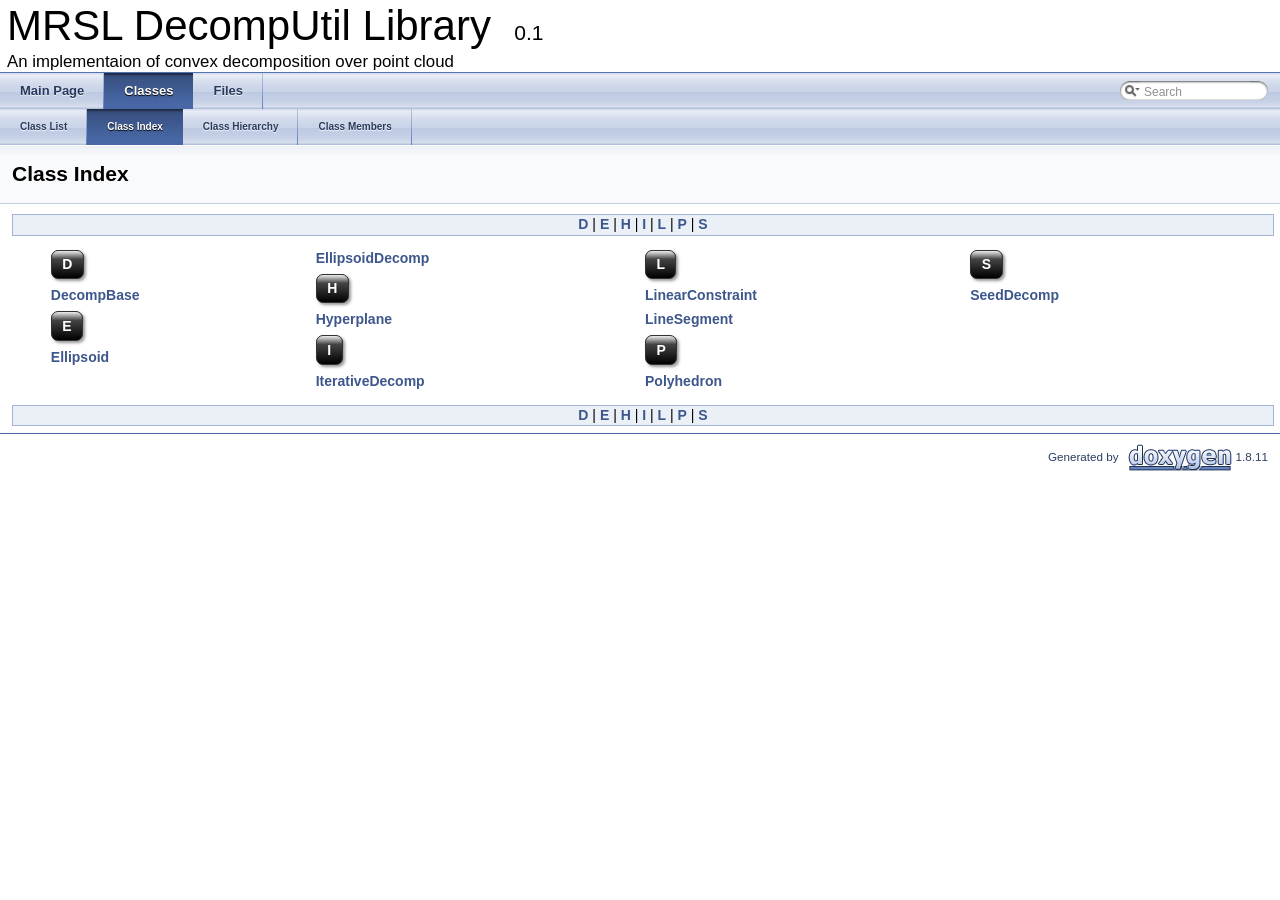
<file: src/mighty_vendor/decomp_util/docs/classes.html>
<!DOCTYPE html PUBLIC "-//W3C//DTD XHTML 1.0 Transitional//EN" "http://www.w3.org/TR/xhtml1/DTD/xhtml1-transitional.dtd">
<html xmlns="http://www.w3.org/1999/xhtml">
<head>
<meta http-equiv="Content-Type" content="text/xhtml;charset=UTF-8"/>
<meta http-equiv="X-UA-Compatible" content="IE=9"/>
<meta name="generator" content="Doxygen 1.8.11"/>
<title>MRSL DecompUtil Library: Class Index</title>
<link href="tabs.css" rel="stylesheet" type="text/css"/>
<script type="text/javascript" src="jquery.js"></script>
<script type="text/javascript" src="dynsections.js"></script>
<link href="search/search.css" rel="stylesheet" type="text/css"/>
<script type="text/javascript" src="search/searchdata.js"></script>
<script type="text/javascript" src="search/search.js"></script>
<script type="text/javascript">
  $(document).ready(function() { init_search(); });
</script>
<link href="doxygen.css" rel="stylesheet" type="text/css" />
</head>
<body>
<div id="top"><!-- do not remove this div, it is closed by doxygen! -->
<div id="titlearea">
<table cellspacing="0" cellpadding="0">
 <tbody>
 <tr style="height: 56px;">
  <td id="projectalign" style="padding-left: 0.5em;">
   <div id="projectname">MRSL DecompUtil Library
   &#160;<span id="projectnumber">0.1</span>
   </div>
   <div id="projectbrief">An implementaion of convex decomposition over point cloud</div>
  </td>
 </tr>
 </tbody>
</table>
</div>
<!-- end header part -->
<!-- Generated by Doxygen 1.8.11 -->
<script type="text/javascript">
var searchBox = new SearchBox("searchBox", "search",false,'Search');
</script>
  <div id="navrow1" class="tabs">
    <ul class="tablist">
      <li><a href="index.html"><span>Main&#160;Page</span></a></li>
      <li class="current"><a href="annotated.html"><span>Classes</span></a></li>
      <li><a href="files.html"><span>Files</span></a></li>
      <li>
        <div id="MSearchBox" class="MSearchBoxInactive">
        <span class="left">
          <img id="MSearchSelect" src="search/mag_sel.png"
               onmouseover="return searchBox.OnSearchSelectShow()"
               onmouseout="return searchBox.OnSearchSelectHide()"
               alt=""/>
          <input type="text" id="MSearchField" value="Search" accesskey="S"
               onfocus="searchBox.OnSearchFieldFocus(true)" 
               onblur="searchBox.OnSearchFieldFocus(false)" 
               onkeyup="searchBox.OnSearchFieldChange(event)"/>
          </span><span class="right">
            <a id="MSearchClose" href="javascript:searchBox.CloseResultsWindow()"><img id="MSearchCloseImg" border="0" src="search/close.png" alt=""/></a>
          </span>
        </div>
      </li>
    </ul>
  </div>
  <div id="navrow2" class="tabs2">
    <ul class="tablist">
      <li><a href="annotated.html"><span>Class&#160;List</span></a></li>
      <li class="current"><a href="classes.html"><span>Class&#160;Index</span></a></li>
      <li><a href="hierarchy.html"><span>Class&#160;Hierarchy</span></a></li>
      <li><a href="functions.html"><span>Class&#160;Members</span></a></li>
    </ul>
  </div>
</div><!-- top -->
<!-- window showing the filter options -->
<div id="MSearchSelectWindow"
     onmouseover="return searchBox.OnSearchSelectShow()"
     onmouseout="return searchBox.OnSearchSelectHide()"
     onkeydown="return searchBox.OnSearchSelectKey(event)">
</div>

<!-- iframe showing the search results (closed by default) -->
<div id="MSearchResultsWindow">
<iframe src="javascript:void(0)" frameborder="0" 
        name="MSearchResults" id="MSearchResults">
</iframe>
</div>

<div class="header">
  <div class="headertitle">
<div class="title">Class Index</div>  </div>
</div><!--header-->
<div class="contents">
<div class="qindex"><a class="qindex" href="#letter_D">D</a>&#160;|&#160;<a class="qindex" href="#letter_E">E</a>&#160;|&#160;<a class="qindex" href="#letter_H">H</a>&#160;|&#160;<a class="qindex" href="#letter_I">I</a>&#160;|&#160;<a class="qindex" href="#letter_L">L</a>&#160;|&#160;<a class="qindex" href="#letter_P">P</a>&#160;|&#160;<a class="qindex" href="#letter_S">S</a></div>
<table class="classindex">
<tr><td rowspan="2" valign="bottom"><a name="letter_D"></a><table border="0" cellspacing="0" cellpadding="0"><tr><td><div class="ah">&#160;&#160;D&#160;&#160;</div></td></tr></table>
</td><td valign="top"><a class="el" href="classEllipsoidDecomp.html">EllipsoidDecomp</a>&#160;&#160;&#160;</td><td rowspan="2" valign="bottom"><a name="letter_L"></a><table border="0" cellspacing="0" cellpadding="0"><tr><td><div class="ah">&#160;&#160;L&#160;&#160;</div></td></tr></table>
</td><td rowspan="2" valign="bottom"><a name="letter_S"></a><table border="0" cellspacing="0" cellpadding="0"><tr><td><div class="ah">&#160;&#160;S&#160;&#160;</div></td></tr></table>
</td></tr>
<tr><td rowspan="2" valign="bottom"><a name="letter_H"></a><table border="0" cellspacing="0" cellpadding="0"><tr><td><div class="ah">&#160;&#160;H&#160;&#160;</div></td></tr></table>
</td></tr>
<tr><td valign="top"><a class="el" href="classDecompBase.html">DecompBase</a>&#160;&#160;&#160;</td><td valign="top"><a class="el" href="structLinearConstraint.html">LinearConstraint</a>&#160;&#160;&#160;</td><td valign="top"><a class="el" href="classSeedDecomp.html">SeedDecomp</a>&#160;&#160;&#160;</td></tr>
<tr><td rowspan="2" valign="bottom"><a name="letter_E"></a><table border="0" cellspacing="0" cellpadding="0"><tr><td><div class="ah">&#160;&#160;E&#160;&#160;</div></td></tr></table>
</td><td valign="top"><a class="el" href="structHyperplane.html">Hyperplane</a>&#160;&#160;&#160;</td><td valign="top"><a class="el" href="classLineSegment.html">LineSegment</a>&#160;&#160;&#160;</td><td></td></tr>
<tr><td rowspan="2" valign="bottom"><a name="letter_I"></a><table border="0" cellspacing="0" cellpadding="0"><tr><td><div class="ah">&#160;&#160;I&#160;&#160;</div></td></tr></table>
</td><td rowspan="2" valign="bottom"><a name="letter_P"></a><table border="0" cellspacing="0" cellpadding="0"><tr><td><div class="ah">&#160;&#160;P&#160;&#160;</div></td></tr></table>
</td><td></td></tr>
<tr><td valign="top"><a class="el" href="structEllipsoid.html">Ellipsoid</a>&#160;&#160;&#160;</td><td></td></tr>
<tr><td></td><td valign="top"><a class="el" href="classIterativeDecomp.html">IterativeDecomp</a>&#160;&#160;&#160;</td><td valign="top"><a class="el" href="structPolyhedron.html">Polyhedron</a>&#160;&#160;&#160;</td><td></td></tr>
<tr><td></td><td></td><td></td><td></td></tr>
</table>
<div class="qindex"><a class="qindex" href="#letter_D">D</a>&#160;|&#160;<a class="qindex" href="#letter_E">E</a>&#160;|&#160;<a class="qindex" href="#letter_H">H</a>&#160;|&#160;<a class="qindex" href="#letter_I">I</a>&#160;|&#160;<a class="qindex" href="#letter_L">L</a>&#160;|&#160;<a class="qindex" href="#letter_P">P</a>&#160;|&#160;<a class="qindex" href="#letter_S">S</a></div>
</div><!-- contents -->
<!-- start footer part -->
<hr class="footer"/><address class="footer"><small>
Generated by &#160;<a href="http://www.doxygen.org/index.html">
<img class="footer" src="doxygen.png" alt="doxygen"/>
</a> 1.8.11
</small></address>
</body>
</html>
</file>
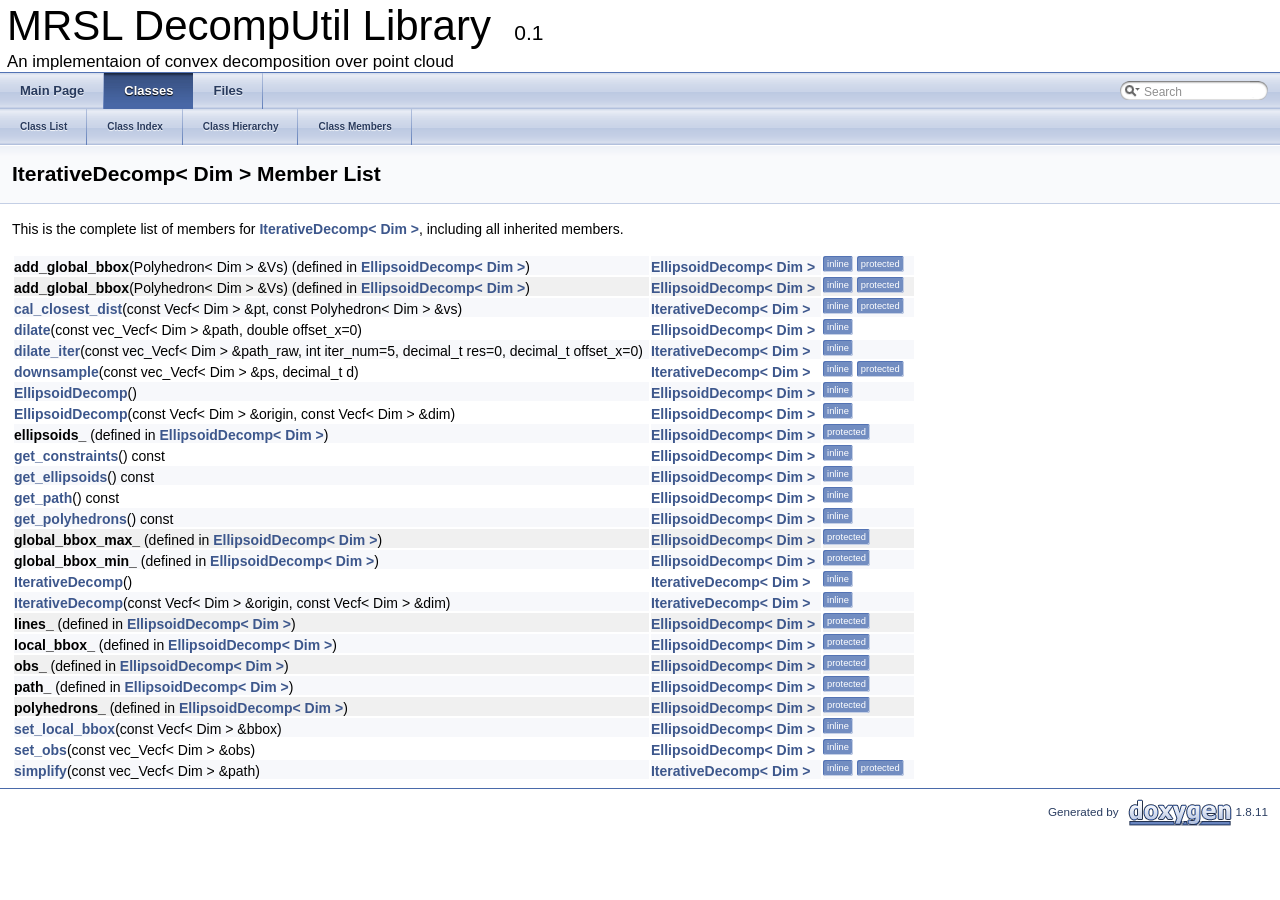
<file: src/mighty_vendor/decomp_util/docs/classIterativeDecomp-members.html>
<!DOCTYPE html PUBLIC "-//W3C//DTD XHTML 1.0 Transitional//EN" "http://www.w3.org/TR/xhtml1/DTD/xhtml1-transitional.dtd">
<html xmlns="http://www.w3.org/1999/xhtml">
<head>
<meta http-equiv="Content-Type" content="text/xhtml;charset=UTF-8"/>
<meta http-equiv="X-UA-Compatible" content="IE=9"/>
<meta name="generator" content="Doxygen 1.8.11"/>
<title>MRSL DecompUtil Library: Member List</title>
<link href="tabs.css" rel="stylesheet" type="text/css"/>
<script type="text/javascript" src="jquery.js"></script>
<script type="text/javascript" src="dynsections.js"></script>
<link href="search/search.css" rel="stylesheet" type="text/css"/>
<script type="text/javascript" src="search/searchdata.js"></script>
<script type="text/javascript" src="search/search.js"></script>
<script type="text/javascript">
  $(document).ready(function() { init_search(); });
</script>
<link href="doxygen.css" rel="stylesheet" type="text/css" />
</head>
<body>
<div id="top"><!-- do not remove this div, it is closed by doxygen! -->
<div id="titlearea">
<table cellspacing="0" cellpadding="0">
 <tbody>
 <tr style="height: 56px;">
  <td id="projectalign" style="padding-left: 0.5em;">
   <div id="projectname">MRSL DecompUtil Library
   &#160;<span id="projectnumber">0.1</span>
   </div>
   <div id="projectbrief">An implementaion of convex decomposition over point cloud</div>
  </td>
 </tr>
 </tbody>
</table>
</div>
<!-- end header part -->
<!-- Generated by Doxygen 1.8.11 -->
<script type="text/javascript">
var searchBox = new SearchBox("searchBox", "search",false,'Search');
</script>
  <div id="navrow1" class="tabs">
    <ul class="tablist">
      <li><a href="index.html"><span>Main&#160;Page</span></a></li>
      <li class="current"><a href="annotated.html"><span>Classes</span></a></li>
      <li><a href="files.html"><span>Files</span></a></li>
      <li>
        <div id="MSearchBox" class="MSearchBoxInactive">
        <span class="left">
          <img id="MSearchSelect" src="search/mag_sel.png"
               onmouseover="return searchBox.OnSearchSelectShow()"
               onmouseout="return searchBox.OnSearchSelectHide()"
               alt=""/>
          <input type="text" id="MSearchField" value="Search" accesskey="S"
               onfocus="searchBox.OnSearchFieldFocus(true)" 
               onblur="searchBox.OnSearchFieldFocus(false)" 
               onkeyup="searchBox.OnSearchFieldChange(event)"/>
          </span><span class="right">
            <a id="MSearchClose" href="javascript:searchBox.CloseResultsWindow()"><img id="MSearchCloseImg" border="0" src="search/close.png" alt=""/></a>
          </span>
        </div>
      </li>
    </ul>
  </div>
  <div id="navrow2" class="tabs2">
    <ul class="tablist">
      <li><a href="annotated.html"><span>Class&#160;List</span></a></li>
      <li><a href="classes.html"><span>Class&#160;Index</span></a></li>
      <li><a href="hierarchy.html"><span>Class&#160;Hierarchy</span></a></li>
      <li><a href="functions.html"><span>Class&#160;Members</span></a></li>
    </ul>
  </div>
<!-- window showing the filter options -->
<div id="MSearchSelectWindow"
     onmouseover="return searchBox.OnSearchSelectShow()"
     onmouseout="return searchBox.OnSearchSelectHide()"
     onkeydown="return searchBox.OnSearchSelectKey(event)">
</div>

<!-- iframe showing the search results (closed by default) -->
<div id="MSearchResultsWindow">
<iframe src="javascript:void(0)" frameborder="0" 
        name="MSearchResults" id="MSearchResults">
</iframe>
</div>

</div><!-- top -->
<div class="header">
  <div class="headertitle">
<div class="title">IterativeDecomp&lt; Dim &gt; Member List</div>  </div>
</div><!--header-->
<div class="contents">

<p>This is the complete list of members for <a class="el" href="classIterativeDecomp.html">IterativeDecomp&lt; Dim &gt;</a>, including all inherited members.</p>
<table class="directory">
  <tr bgcolor="#f0f0f0" class="even"><td class="entry"><b>add_global_bbox</b>(Polyhedron&lt; Dim &gt; &amp;Vs) (defined in <a class="el" href="classEllipsoidDecomp.html">EllipsoidDecomp&lt; Dim &gt;</a>)</td><td class="entry"><a class="el" href="classEllipsoidDecomp.html">EllipsoidDecomp&lt; Dim &gt;</a></td><td class="entry"><span class="mlabel">inline</span><span class="mlabel">protected</span></td></tr>
  <tr bgcolor="#f0f0f0"><td class="entry"><b>add_global_bbox</b>(Polyhedron&lt; Dim &gt; &amp;Vs) (defined in <a class="el" href="classEllipsoidDecomp.html">EllipsoidDecomp&lt; Dim &gt;</a>)</td><td class="entry"><a class="el" href="classEllipsoidDecomp.html">EllipsoidDecomp&lt; Dim &gt;</a></td><td class="entry"><span class="mlabel">inline</span><span class="mlabel">protected</span></td></tr>
  <tr class="even"><td class="entry"><a class="el" href="classIterativeDecomp.html#a6df4c75ba768e0b0866ab0de79955639">cal_closest_dist</a>(const Vecf&lt; Dim &gt; &amp;pt, const Polyhedron&lt; Dim &gt; &amp;vs)</td><td class="entry"><a class="el" href="classIterativeDecomp.html">IterativeDecomp&lt; Dim &gt;</a></td><td class="entry"><span class="mlabel">inline</span><span class="mlabel">protected</span></td></tr>
  <tr><td class="entry"><a class="el" href="classEllipsoidDecomp.html#aaf4731df44249fe6ed026efa12d6bf63">dilate</a>(const vec_Vecf&lt; Dim &gt; &amp;path, double offset_x=0)</td><td class="entry"><a class="el" href="classEllipsoidDecomp.html">EllipsoidDecomp&lt; Dim &gt;</a></td><td class="entry"><span class="mlabel">inline</span></td></tr>
  <tr class="even"><td class="entry"><a class="el" href="classIterativeDecomp.html#ad735b75d676b2f4ee3b8f2015f95559c">dilate_iter</a>(const vec_Vecf&lt; Dim &gt; &amp;path_raw, int iter_num=5, decimal_t res=0, decimal_t offset_x=0)</td><td class="entry"><a class="el" href="classIterativeDecomp.html">IterativeDecomp&lt; Dim &gt;</a></td><td class="entry"><span class="mlabel">inline</span></td></tr>
  <tr><td class="entry"><a class="el" href="classIterativeDecomp.html#a359ab6e36450d30ea16a6ad885f27648">downsample</a>(const vec_Vecf&lt; Dim &gt; &amp;ps, decimal_t d)</td><td class="entry"><a class="el" href="classIterativeDecomp.html">IterativeDecomp&lt; Dim &gt;</a></td><td class="entry"><span class="mlabel">inline</span><span class="mlabel">protected</span></td></tr>
  <tr class="even"><td class="entry"><a class="el" href="classEllipsoidDecomp.html#ac6e757930647fb499d1f1ffeef01b6a4">EllipsoidDecomp</a>()</td><td class="entry"><a class="el" href="classEllipsoidDecomp.html">EllipsoidDecomp&lt; Dim &gt;</a></td><td class="entry"><span class="mlabel">inline</span></td></tr>
  <tr><td class="entry"><a class="el" href="classEllipsoidDecomp.html#a4c9617e1e2d94ead1ec921e9af7951d0">EllipsoidDecomp</a>(const Vecf&lt; Dim &gt; &amp;origin, const Vecf&lt; Dim &gt; &amp;dim)</td><td class="entry"><a class="el" href="classEllipsoidDecomp.html">EllipsoidDecomp&lt; Dim &gt;</a></td><td class="entry"><span class="mlabel">inline</span></td></tr>
  <tr bgcolor="#f0f0f0" class="even"><td class="entry"><b>ellipsoids_</b> (defined in <a class="el" href="classEllipsoidDecomp.html">EllipsoidDecomp&lt; Dim &gt;</a>)</td><td class="entry"><a class="el" href="classEllipsoidDecomp.html">EllipsoidDecomp&lt; Dim &gt;</a></td><td class="entry"><span class="mlabel">protected</span></td></tr>
  <tr><td class="entry"><a class="el" href="classEllipsoidDecomp.html#aa43d19fea353dfd9466f729c0c38c581">get_constraints</a>() const </td><td class="entry"><a class="el" href="classEllipsoidDecomp.html">EllipsoidDecomp&lt; Dim &gt;</a></td><td class="entry"><span class="mlabel">inline</span></td></tr>
  <tr class="even"><td class="entry"><a class="el" href="classEllipsoidDecomp.html#a3c8bf3ede2d7be93d74239cae76495e6">get_ellipsoids</a>() const </td><td class="entry"><a class="el" href="classEllipsoidDecomp.html">EllipsoidDecomp&lt; Dim &gt;</a></td><td class="entry"><span class="mlabel">inline</span></td></tr>
  <tr><td class="entry"><a class="el" href="classEllipsoidDecomp.html#ad880fd3bbaa9b5ccefcbc4317bbc68a5">get_path</a>() const </td><td class="entry"><a class="el" href="classEllipsoidDecomp.html">EllipsoidDecomp&lt; Dim &gt;</a></td><td class="entry"><span class="mlabel">inline</span></td></tr>
  <tr class="even"><td class="entry"><a class="el" href="classEllipsoidDecomp.html#a111a2f74f8cc807d15e70e121bf03f7c">get_polyhedrons</a>() const </td><td class="entry"><a class="el" href="classEllipsoidDecomp.html">EllipsoidDecomp&lt; Dim &gt;</a></td><td class="entry"><span class="mlabel">inline</span></td></tr>
  <tr bgcolor="#f0f0f0"><td class="entry"><b>global_bbox_max_</b> (defined in <a class="el" href="classEllipsoidDecomp.html">EllipsoidDecomp&lt; Dim &gt;</a>)</td><td class="entry"><a class="el" href="classEllipsoidDecomp.html">EllipsoidDecomp&lt; Dim &gt;</a></td><td class="entry"><span class="mlabel">protected</span></td></tr>
  <tr bgcolor="#f0f0f0" class="even"><td class="entry"><b>global_bbox_min_</b> (defined in <a class="el" href="classEllipsoidDecomp.html">EllipsoidDecomp&lt; Dim &gt;</a>)</td><td class="entry"><a class="el" href="classEllipsoidDecomp.html">EllipsoidDecomp&lt; Dim &gt;</a></td><td class="entry"><span class="mlabel">protected</span></td></tr>
  <tr><td class="entry"><a class="el" href="classIterativeDecomp.html#af2649785ec5548cdf0f59e96486a2181">IterativeDecomp</a>()</td><td class="entry"><a class="el" href="classIterativeDecomp.html">IterativeDecomp&lt; Dim &gt;</a></td><td class="entry"><span class="mlabel">inline</span></td></tr>
  <tr class="even"><td class="entry"><a class="el" href="classIterativeDecomp.html#a7438eb4550b447e1e5422bb99359a39d">IterativeDecomp</a>(const Vecf&lt; Dim &gt; &amp;origin, const Vecf&lt; Dim &gt; &amp;dim)</td><td class="entry"><a class="el" href="classIterativeDecomp.html">IterativeDecomp&lt; Dim &gt;</a></td><td class="entry"><span class="mlabel">inline</span></td></tr>
  <tr bgcolor="#f0f0f0"><td class="entry"><b>lines_</b> (defined in <a class="el" href="classEllipsoidDecomp.html">EllipsoidDecomp&lt; Dim &gt;</a>)</td><td class="entry"><a class="el" href="classEllipsoidDecomp.html">EllipsoidDecomp&lt; Dim &gt;</a></td><td class="entry"><span class="mlabel">protected</span></td></tr>
  <tr bgcolor="#f0f0f0" class="even"><td class="entry"><b>local_bbox_</b> (defined in <a class="el" href="classEllipsoidDecomp.html">EllipsoidDecomp&lt; Dim &gt;</a>)</td><td class="entry"><a class="el" href="classEllipsoidDecomp.html">EllipsoidDecomp&lt; Dim &gt;</a></td><td class="entry"><span class="mlabel">protected</span></td></tr>
  <tr bgcolor="#f0f0f0"><td class="entry"><b>obs_</b> (defined in <a class="el" href="classEllipsoidDecomp.html">EllipsoidDecomp&lt; Dim &gt;</a>)</td><td class="entry"><a class="el" href="classEllipsoidDecomp.html">EllipsoidDecomp&lt; Dim &gt;</a></td><td class="entry"><span class="mlabel">protected</span></td></tr>
  <tr bgcolor="#f0f0f0" class="even"><td class="entry"><b>path_</b> (defined in <a class="el" href="classEllipsoidDecomp.html">EllipsoidDecomp&lt; Dim &gt;</a>)</td><td class="entry"><a class="el" href="classEllipsoidDecomp.html">EllipsoidDecomp&lt; Dim &gt;</a></td><td class="entry"><span class="mlabel">protected</span></td></tr>
  <tr bgcolor="#f0f0f0"><td class="entry"><b>polyhedrons_</b> (defined in <a class="el" href="classEllipsoidDecomp.html">EllipsoidDecomp&lt; Dim &gt;</a>)</td><td class="entry"><a class="el" href="classEllipsoidDecomp.html">EllipsoidDecomp&lt; Dim &gt;</a></td><td class="entry"><span class="mlabel">protected</span></td></tr>
  <tr class="even"><td class="entry"><a class="el" href="classEllipsoidDecomp.html#a3a98cbbe53c7d641b12bc9bb5916d8d6">set_local_bbox</a>(const Vecf&lt; Dim &gt; &amp;bbox)</td><td class="entry"><a class="el" href="classEllipsoidDecomp.html">EllipsoidDecomp&lt; Dim &gt;</a></td><td class="entry"><span class="mlabel">inline</span></td></tr>
  <tr><td class="entry"><a class="el" href="classEllipsoidDecomp.html#aa3ea99617acd7f626ac7e731be9bea9f">set_obs</a>(const vec_Vecf&lt; Dim &gt; &amp;obs)</td><td class="entry"><a class="el" href="classEllipsoidDecomp.html">EllipsoidDecomp&lt; Dim &gt;</a></td><td class="entry"><span class="mlabel">inline</span></td></tr>
  <tr class="even"><td class="entry"><a class="el" href="classIterativeDecomp.html#a26f2e63081817fd284c38181bd09a3d8">simplify</a>(const vec_Vecf&lt; Dim &gt; &amp;path)</td><td class="entry"><a class="el" href="classIterativeDecomp.html">IterativeDecomp&lt; Dim &gt;</a></td><td class="entry"><span class="mlabel">inline</span><span class="mlabel">protected</span></td></tr>
</table></div><!-- contents -->
<!-- start footer part -->
<hr class="footer"/><address class="footer"><small>
Generated by &#160;<a href="http://www.doxygen.org/index.html">
<img class="footer" src="doxygen.png" alt="doxygen"/>
</a> 1.8.11
</small></address>
</body>
</html>
</file>
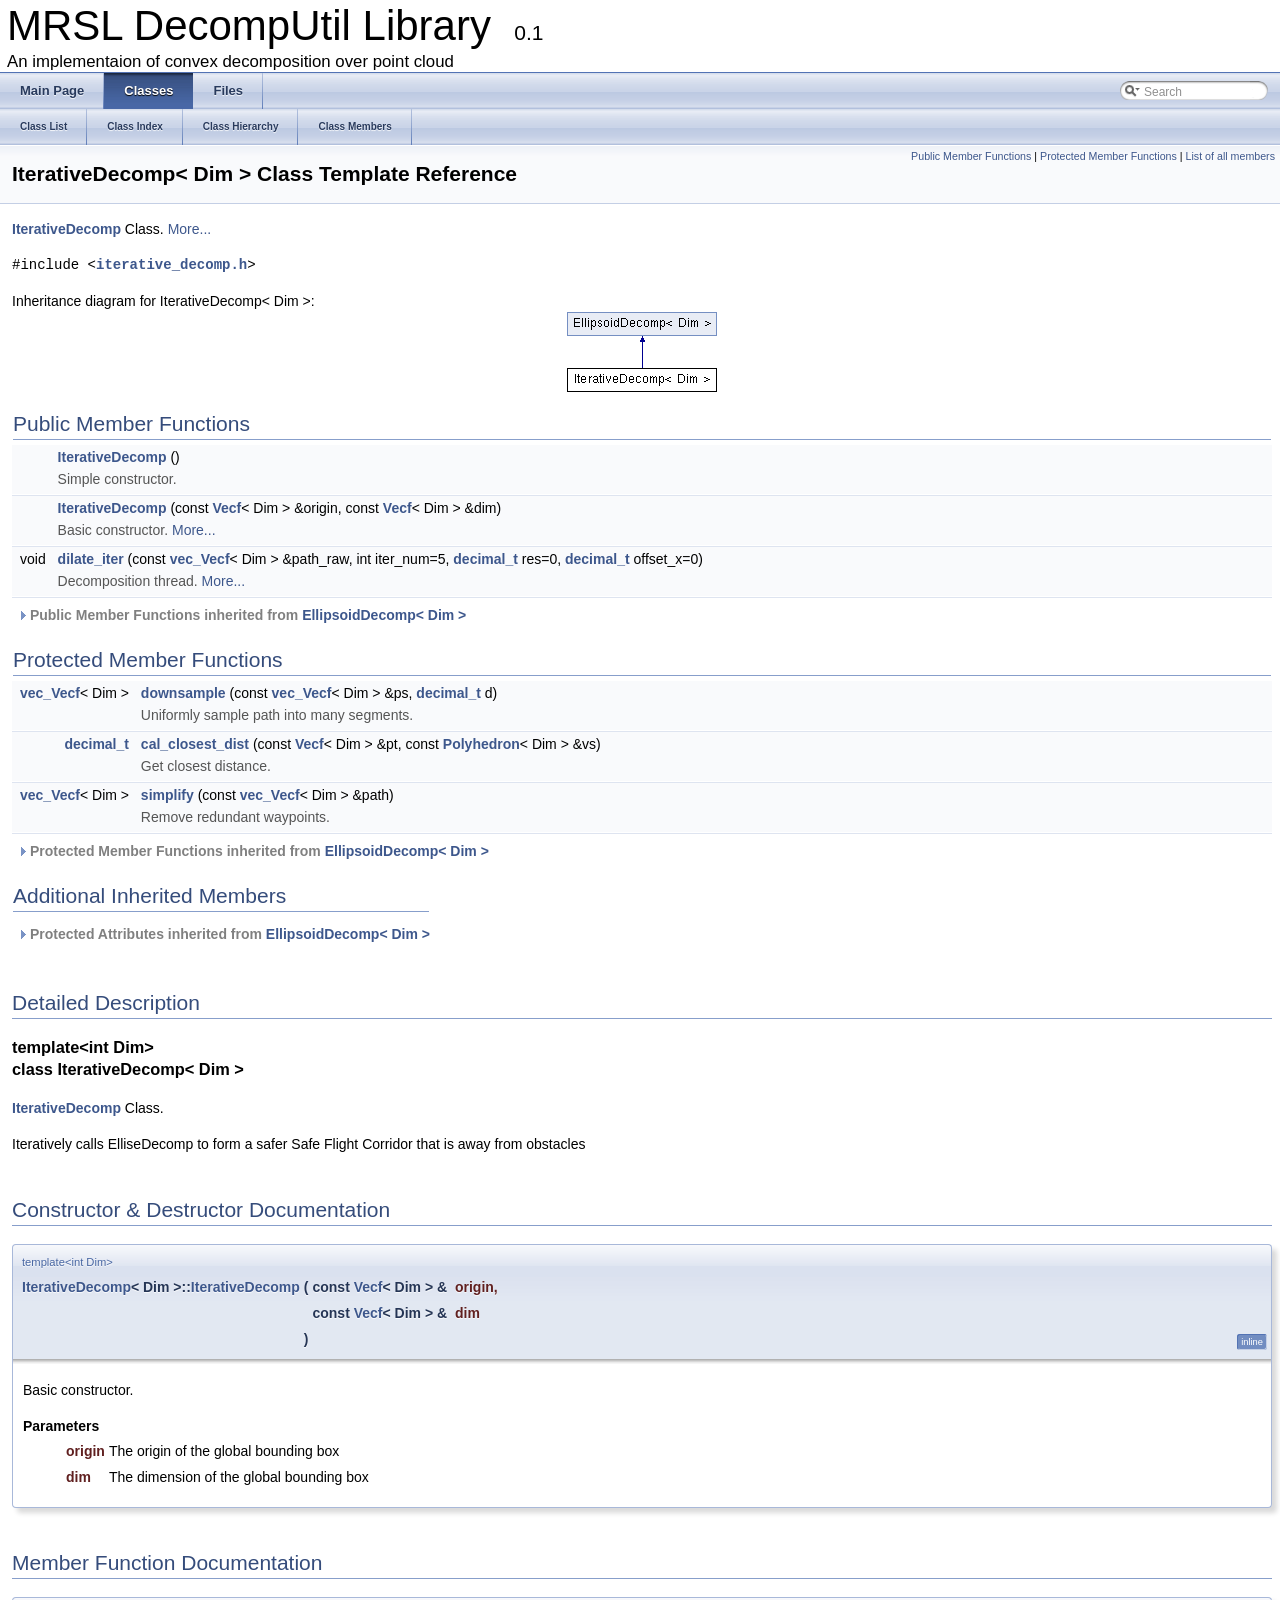
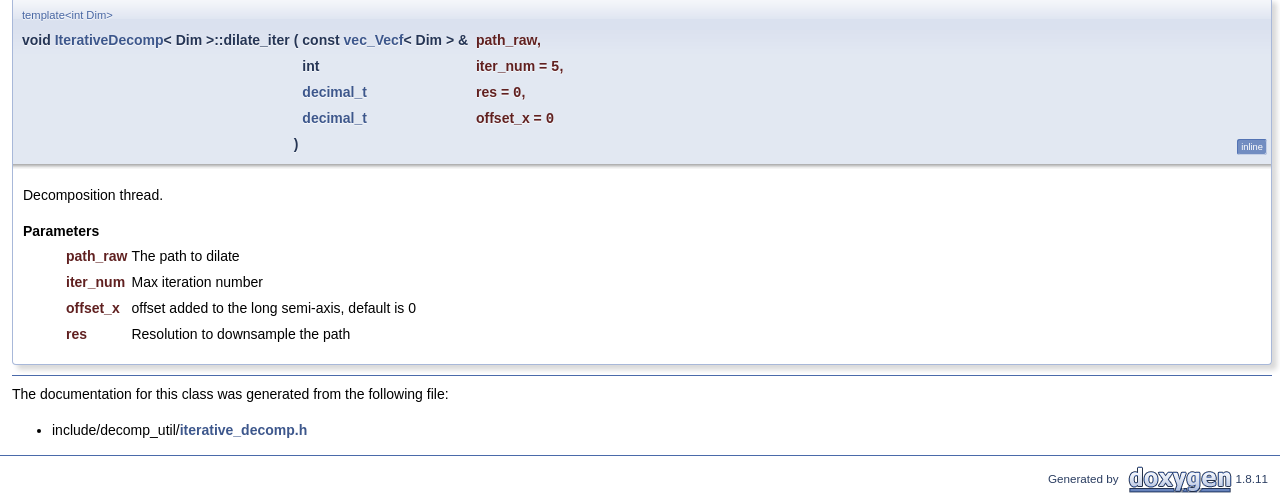
<file: src/mighty_vendor/decomp_util/docs/classIterativeDecomp.html>
<!DOCTYPE html PUBLIC "-//W3C//DTD XHTML 1.0 Transitional//EN" "http://www.w3.org/TR/xhtml1/DTD/xhtml1-transitional.dtd">
<html xmlns="http://www.w3.org/1999/xhtml">
<head>
<meta http-equiv="Content-Type" content="text/xhtml;charset=UTF-8"/>
<meta http-equiv="X-UA-Compatible" content="IE=9"/>
<meta name="generator" content="Doxygen 1.8.11"/>
<title>MRSL DecompUtil Library: IterativeDecomp&lt; Dim &gt; Class Template Reference</title>
<link href="tabs.css" rel="stylesheet" type="text/css"/>
<script type="text/javascript" src="jquery.js"></script>
<script type="text/javascript" src="dynsections.js"></script>
<link href="search/search.css" rel="stylesheet" type="text/css"/>
<script type="text/javascript" src="search/searchdata.js"></script>
<script type="text/javascript" src="search/search.js"></script>
<script type="text/javascript">
  $(document).ready(function() { init_search(); });
</script>
<link href="doxygen.css" rel="stylesheet" type="text/css" />
</head>
<body>
<div id="top"><!-- do not remove this div, it is closed by doxygen! -->
<div id="titlearea">
<table cellspacing="0" cellpadding="0">
 <tbody>
 <tr style="height: 56px;">
  <td id="projectalign" style="padding-left: 0.5em;">
   <div id="projectname">MRSL DecompUtil Library
   &#160;<span id="projectnumber">0.1</span>
   </div>
   <div id="projectbrief">An implementaion of convex decomposition over point cloud</div>
  </td>
 </tr>
 </tbody>
</table>
</div>
<!-- end header part -->
<!-- Generated by Doxygen 1.8.11 -->
<script type="text/javascript">
var searchBox = new SearchBox("searchBox", "search",false,'Search');
</script>
  <div id="navrow1" class="tabs">
    <ul class="tablist">
      <li><a href="index.html"><span>Main&#160;Page</span></a></li>
      <li class="current"><a href="annotated.html"><span>Classes</span></a></li>
      <li><a href="files.html"><span>Files</span></a></li>
      <li>
        <div id="MSearchBox" class="MSearchBoxInactive">
        <span class="left">
          <img id="MSearchSelect" src="search/mag_sel.png"
               onmouseover="return searchBox.OnSearchSelectShow()"
               onmouseout="return searchBox.OnSearchSelectHide()"
               alt=""/>
          <input type="text" id="MSearchField" value="Search" accesskey="S"
               onfocus="searchBox.OnSearchFieldFocus(true)" 
               onblur="searchBox.OnSearchFieldFocus(false)" 
               onkeyup="searchBox.OnSearchFieldChange(event)"/>
          </span><span class="right">
            <a id="MSearchClose" href="javascript:searchBox.CloseResultsWindow()"><img id="MSearchCloseImg" border="0" src="search/close.png" alt=""/></a>
          </span>
        </div>
      </li>
    </ul>
  </div>
  <div id="navrow2" class="tabs2">
    <ul class="tablist">
      <li><a href="annotated.html"><span>Class&#160;List</span></a></li>
      <li><a href="classes.html"><span>Class&#160;Index</span></a></li>
      <li><a href="hierarchy.html"><span>Class&#160;Hierarchy</span></a></li>
      <li><a href="functions.html"><span>Class&#160;Members</span></a></li>
    </ul>
  </div>
<!-- window showing the filter options -->
<div id="MSearchSelectWindow"
     onmouseover="return searchBox.OnSearchSelectShow()"
     onmouseout="return searchBox.OnSearchSelectHide()"
     onkeydown="return searchBox.OnSearchSelectKey(event)">
</div>

<!-- iframe showing the search results (closed by default) -->
<div id="MSearchResultsWindow">
<iframe src="javascript:void(0)" frameborder="0" 
        name="MSearchResults" id="MSearchResults">
</iframe>
</div>

</div><!-- top -->
<div class="header">
  <div class="summary">
<a href="#pub-methods">Public Member Functions</a> &#124;
<a href="#pro-methods">Protected Member Functions</a> &#124;
<a href="classIterativeDecomp-members.html">List of all members</a>  </div>
  <div class="headertitle">
<div class="title">IterativeDecomp&lt; Dim &gt; Class Template Reference</div>  </div>
</div><!--header-->
<div class="contents">

<p><a class="el" href="classIterativeDecomp.html" title="IterativeDecomp Class. ">IterativeDecomp</a> Class.  
 <a href="classIterativeDecomp.html#details">More...</a></p>

<p><code>#include &lt;<a class="el" href="iterative__decomp_8h_source.html">iterative_decomp.h</a>&gt;</code></p>
<div class="dynheader">
Inheritance diagram for IterativeDecomp&lt; Dim &gt;:</div>
<div class="dyncontent">
 <div class="center">
  <img src="classIterativeDecomp.png" usemap="#IterativeDecomp_3C_20Dim_20_3E_map" alt=""/>
  <map id="IterativeDecomp_3C_20Dim_20_3E_map" name="IterativeDecomp&lt; Dim &gt;_map">
<area href="classEllipsoidDecomp.html" title="EllipsoidDecomp Class. " alt="EllipsoidDecomp&lt; Dim &gt;" shape="rect" coords="0,0,150,24"/>
</map>
 </div></div>
<table class="memberdecls">
<tr class="heading"><td colspan="2"><h2 class="groupheader"><a name="pub-methods"></a>
Public Member Functions</h2></td></tr>
<tr class="memitem:af2649785ec5548cdf0f59e96486a2181"><td class="memItemLeft" align="right" valign="top"><a class="anchor" id="af2649785ec5548cdf0f59e96486a2181"></a>
&#160;</td><td class="memItemRight" valign="bottom"><a class="el" href="classIterativeDecomp.html#af2649785ec5548cdf0f59e96486a2181">IterativeDecomp</a> ()</td></tr>
<tr class="memdesc:af2649785ec5548cdf0f59e96486a2181"><td class="mdescLeft">&#160;</td><td class="mdescRight">Simple constructor. <br /></td></tr>
<tr class="separator:af2649785ec5548cdf0f59e96486a2181"><td class="memSeparator" colspan="2">&#160;</td></tr>
<tr class="memitem:a7438eb4550b447e1e5422bb99359a39d"><td class="memItemLeft" align="right" valign="top">&#160;</td><td class="memItemRight" valign="bottom"><a class="el" href="classIterativeDecomp.html#a7438eb4550b447e1e5422bb99359a39d">IterativeDecomp</a> (const <a class="el" href="data__type_8h.html#a3a0c45655a5e009e56634ccde0c5c575">Vecf</a>&lt; Dim &gt; &amp;origin, const <a class="el" href="data__type_8h.html#a3a0c45655a5e009e56634ccde0c5c575">Vecf</a>&lt; Dim &gt; &amp;dim)</td></tr>
<tr class="memdesc:a7438eb4550b447e1e5422bb99359a39d"><td class="mdescLeft">&#160;</td><td class="mdescRight">Basic constructor.  <a href="#a7438eb4550b447e1e5422bb99359a39d">More...</a><br /></td></tr>
<tr class="separator:a7438eb4550b447e1e5422bb99359a39d"><td class="memSeparator" colspan="2">&#160;</td></tr>
<tr class="memitem:ad735b75d676b2f4ee3b8f2015f95559c"><td class="memItemLeft" align="right" valign="top">void&#160;</td><td class="memItemRight" valign="bottom"><a class="el" href="classIterativeDecomp.html#ad735b75d676b2f4ee3b8f2015f95559c">dilate_iter</a> (const <a class="el" href="data__type_8h.html#a74599b2a677a5186ef71a2a690c6171d">vec_Vecf</a>&lt; Dim &gt; &amp;path_raw, int iter_num=5, <a class="el" href="data__type_8h.html#a7c99d9360fc6cac2762b786e2fb52266">decimal_t</a> res=0, <a class="el" href="data__type_8h.html#a7c99d9360fc6cac2762b786e2fb52266">decimal_t</a> offset_x=0)</td></tr>
<tr class="memdesc:ad735b75d676b2f4ee3b8f2015f95559c"><td class="mdescLeft">&#160;</td><td class="mdescRight">Decomposition thread.  <a href="#ad735b75d676b2f4ee3b8f2015f95559c">More...</a><br /></td></tr>
<tr class="separator:ad735b75d676b2f4ee3b8f2015f95559c"><td class="memSeparator" colspan="2">&#160;</td></tr>
<tr class="inherit_header pub_methods_classEllipsoidDecomp"><td colspan="2" onclick="javascript:toggleInherit('pub_methods_classEllipsoidDecomp')"><img src="closed.png" alt="-"/>&#160;Public Member Functions inherited from <a class="el" href="classEllipsoidDecomp.html">EllipsoidDecomp&lt; Dim &gt;</a></td></tr>
<tr class="memitem:ac6e757930647fb499d1f1ffeef01b6a4 inherit pub_methods_classEllipsoidDecomp"><td class="memItemLeft" align="right" valign="top"><a class="anchor" id="ac6e757930647fb499d1f1ffeef01b6a4"></a>
&#160;</td><td class="memItemRight" valign="bottom"><a class="el" href="classEllipsoidDecomp.html#ac6e757930647fb499d1f1ffeef01b6a4">EllipsoidDecomp</a> ()</td></tr>
<tr class="memdesc:ac6e757930647fb499d1f1ffeef01b6a4 inherit pub_methods_classEllipsoidDecomp"><td class="mdescLeft">&#160;</td><td class="mdescRight">Simple constructor. <br /></td></tr>
<tr class="separator:ac6e757930647fb499d1f1ffeef01b6a4 inherit pub_methods_classEllipsoidDecomp"><td class="memSeparator" colspan="2">&#160;</td></tr>
<tr class="memitem:a4c9617e1e2d94ead1ec921e9af7951d0 inherit pub_methods_classEllipsoidDecomp"><td class="memItemLeft" align="right" valign="top">&#160;</td><td class="memItemRight" valign="bottom"><a class="el" href="classEllipsoidDecomp.html#a4c9617e1e2d94ead1ec921e9af7951d0">EllipsoidDecomp</a> (const <a class="el" href="data__type_8h.html#a3a0c45655a5e009e56634ccde0c5c575">Vecf</a>&lt; Dim &gt; &amp;origin, const <a class="el" href="data__type_8h.html#a3a0c45655a5e009e56634ccde0c5c575">Vecf</a>&lt; Dim &gt; &amp;dim)</td></tr>
<tr class="memdesc:a4c9617e1e2d94ead1ec921e9af7951d0 inherit pub_methods_classEllipsoidDecomp"><td class="mdescLeft">&#160;</td><td class="mdescRight">Basic constructor.  <a href="#a4c9617e1e2d94ead1ec921e9af7951d0">More...</a><br /></td></tr>
<tr class="separator:a4c9617e1e2d94ead1ec921e9af7951d0 inherit pub_methods_classEllipsoidDecomp"><td class="memSeparator" colspan="2">&#160;</td></tr>
<tr class="memitem:aa3ea99617acd7f626ac7e731be9bea9f inherit pub_methods_classEllipsoidDecomp"><td class="memItemLeft" align="right" valign="top"><a class="anchor" id="aa3ea99617acd7f626ac7e731be9bea9f"></a>
void&#160;</td><td class="memItemRight" valign="bottom"><a class="el" href="classEllipsoidDecomp.html#aa3ea99617acd7f626ac7e731be9bea9f">set_obs</a> (const <a class="el" href="data__type_8h.html#a74599b2a677a5186ef71a2a690c6171d">vec_Vecf</a>&lt; Dim &gt; &amp;obs)</td></tr>
<tr class="memdesc:aa3ea99617acd7f626ac7e731be9bea9f inherit pub_methods_classEllipsoidDecomp"><td class="mdescLeft">&#160;</td><td class="mdescRight">Set obstacle points. <br /></td></tr>
<tr class="separator:aa3ea99617acd7f626ac7e731be9bea9f inherit pub_methods_classEllipsoidDecomp"><td class="memSeparator" colspan="2">&#160;</td></tr>
<tr class="memitem:a3a98cbbe53c7d641b12bc9bb5916d8d6 inherit pub_methods_classEllipsoidDecomp"><td class="memItemLeft" align="right" valign="top"><a class="anchor" id="a3a98cbbe53c7d641b12bc9bb5916d8d6"></a>
void&#160;</td><td class="memItemRight" valign="bottom"><a class="el" href="classEllipsoidDecomp.html#a3a98cbbe53c7d641b12bc9bb5916d8d6">set_local_bbox</a> (const <a class="el" href="data__type_8h.html#a3a0c45655a5e009e56634ccde0c5c575">Vecf</a>&lt; Dim &gt; &amp;bbox)</td></tr>
<tr class="memdesc:a3a98cbbe53c7d641b12bc9bb5916d8d6 inherit pub_methods_classEllipsoidDecomp"><td class="mdescLeft">&#160;</td><td class="mdescRight">Set dimension of bounding box. <br /></td></tr>
<tr class="separator:a3a98cbbe53c7d641b12bc9bb5916d8d6 inherit pub_methods_classEllipsoidDecomp"><td class="memSeparator" colspan="2">&#160;</td></tr>
<tr class="memitem:ad880fd3bbaa9b5ccefcbc4317bbc68a5 inherit pub_methods_classEllipsoidDecomp"><td class="memItemLeft" align="right" valign="top"><a class="anchor" id="ad880fd3bbaa9b5ccefcbc4317bbc68a5"></a>
<a class="el" href="data__type_8h.html#a74599b2a677a5186ef71a2a690c6171d">vec_Vecf</a>&lt; Dim &gt;&#160;</td><td class="memItemRight" valign="bottom"><a class="el" href="classEllipsoidDecomp.html#ad880fd3bbaa9b5ccefcbc4317bbc68a5">get_path</a> () const </td></tr>
<tr class="memdesc:ad880fd3bbaa9b5ccefcbc4317bbc68a5 inherit pub_methods_classEllipsoidDecomp"><td class="mdescLeft">&#160;</td><td class="mdescRight">Get the path that is used for dilation. <br /></td></tr>
<tr class="separator:ad880fd3bbaa9b5ccefcbc4317bbc68a5 inherit pub_methods_classEllipsoidDecomp"><td class="memSeparator" colspan="2">&#160;</td></tr>
<tr class="memitem:a111a2f74f8cc807d15e70e121bf03f7c inherit pub_methods_classEllipsoidDecomp"><td class="memItemLeft" align="right" valign="top"><a class="anchor" id="a111a2f74f8cc807d15e70e121bf03f7c"></a>
<a class="el" href="data__type_8h.html#a30c607180de5bc1b7c30f5cbaf9b188b">vec_E</a>&lt; <a class="el" href="structPolyhedron.html">Polyhedron</a>&lt; Dim &gt; &gt;&#160;</td><td class="memItemRight" valign="bottom"><a class="el" href="classEllipsoidDecomp.html#a111a2f74f8cc807d15e70e121bf03f7c">get_polyhedrons</a> () const </td></tr>
<tr class="memdesc:a111a2f74f8cc807d15e70e121bf03f7c inherit pub_methods_classEllipsoidDecomp"><td class="mdescLeft">&#160;</td><td class="mdescRight">Get the Safe Flight Corridor. <br /></td></tr>
<tr class="separator:a111a2f74f8cc807d15e70e121bf03f7c inherit pub_methods_classEllipsoidDecomp"><td class="memSeparator" colspan="2">&#160;</td></tr>
<tr class="memitem:a3c8bf3ede2d7be93d74239cae76495e6 inherit pub_methods_classEllipsoidDecomp"><td class="memItemLeft" align="right" valign="top"><a class="anchor" id="a3c8bf3ede2d7be93d74239cae76495e6"></a>
<a class="el" href="data__type_8h.html#a30c607180de5bc1b7c30f5cbaf9b188b">vec_E</a>&lt; <a class="el" href="structEllipsoid.html">Ellipsoid</a>&lt; Dim &gt; &gt;&#160;</td><td class="memItemRight" valign="bottom"><a class="el" href="classEllipsoidDecomp.html#a3c8bf3ede2d7be93d74239cae76495e6">get_ellipsoids</a> () const </td></tr>
<tr class="memdesc:a3c8bf3ede2d7be93d74239cae76495e6 inherit pub_methods_classEllipsoidDecomp"><td class="mdescLeft">&#160;</td><td class="mdescRight">Get the ellipsoids. <br /></td></tr>
<tr class="separator:a3c8bf3ede2d7be93d74239cae76495e6 inherit pub_methods_classEllipsoidDecomp"><td class="memSeparator" colspan="2">&#160;</td></tr>
<tr class="memitem:aa43d19fea353dfd9466f729c0c38c581 inherit pub_methods_classEllipsoidDecomp"><td class="memItemLeft" align="right" valign="top"><a class="anchor" id="aa43d19fea353dfd9466f729c0c38c581"></a>
<a class="el" href="data__type_8h.html#a30c607180de5bc1b7c30f5cbaf9b188b">vec_E</a>&lt; <a class="el" href="structLinearConstraint.html">LinearConstraint</a>&lt; Dim &gt; &gt;&#160;</td><td class="memItemRight" valign="bottom"><a class="el" href="classEllipsoidDecomp.html#aa43d19fea353dfd9466f729c0c38c581">get_constraints</a> () const </td></tr>
<tr class="memdesc:aa43d19fea353dfd9466f729c0c38c581 inherit pub_methods_classEllipsoidDecomp"><td class="mdescLeft">&#160;</td><td class="mdescRight">Get the constraints of SFC as <img class="formulaInl" alt="$Ax\leq b $" src="form_2.png"/>. <br /></td></tr>
<tr class="separator:aa43d19fea353dfd9466f729c0c38c581 inherit pub_methods_classEllipsoidDecomp"><td class="memSeparator" colspan="2">&#160;</td></tr>
<tr class="memitem:aaf4731df44249fe6ed026efa12d6bf63 inherit pub_methods_classEllipsoidDecomp"><td class="memItemLeft" align="right" valign="top">void&#160;</td><td class="memItemRight" valign="bottom"><a class="el" href="classEllipsoidDecomp.html#aaf4731df44249fe6ed026efa12d6bf63">dilate</a> (const <a class="el" href="data__type_8h.html#a74599b2a677a5186ef71a2a690c6171d">vec_Vecf</a>&lt; Dim &gt; &amp;path, double offset_x=0)</td></tr>
<tr class="memdesc:aaf4731df44249fe6ed026efa12d6bf63 inherit pub_methods_classEllipsoidDecomp"><td class="mdescLeft">&#160;</td><td class="mdescRight">Decomposition thread.  <a href="#aaf4731df44249fe6ed026efa12d6bf63">More...</a><br /></td></tr>
<tr class="separator:aaf4731df44249fe6ed026efa12d6bf63 inherit pub_methods_classEllipsoidDecomp"><td class="memSeparator" colspan="2">&#160;</td></tr>
</table><table class="memberdecls">
<tr class="heading"><td colspan="2"><h2 class="groupheader"><a name="pro-methods"></a>
Protected Member Functions</h2></td></tr>
<tr class="memitem:a359ab6e36450d30ea16a6ad885f27648"><td class="memItemLeft" align="right" valign="top"><a class="anchor" id="a359ab6e36450d30ea16a6ad885f27648"></a>
<a class="el" href="data__type_8h.html#a74599b2a677a5186ef71a2a690c6171d">vec_Vecf</a>&lt; Dim &gt;&#160;</td><td class="memItemRight" valign="bottom"><a class="el" href="classIterativeDecomp.html#a359ab6e36450d30ea16a6ad885f27648">downsample</a> (const <a class="el" href="data__type_8h.html#a74599b2a677a5186ef71a2a690c6171d">vec_Vecf</a>&lt; Dim &gt; &amp;ps, <a class="el" href="data__type_8h.html#a7c99d9360fc6cac2762b786e2fb52266">decimal_t</a> d)</td></tr>
<tr class="memdesc:a359ab6e36450d30ea16a6ad885f27648"><td class="mdescLeft">&#160;</td><td class="mdescRight">Uniformly sample path into many segments. <br /></td></tr>
<tr class="separator:a359ab6e36450d30ea16a6ad885f27648"><td class="memSeparator" colspan="2">&#160;</td></tr>
<tr class="memitem:a6df4c75ba768e0b0866ab0de79955639"><td class="memItemLeft" align="right" valign="top"><a class="anchor" id="a6df4c75ba768e0b0866ab0de79955639"></a>
<a class="el" href="data__type_8h.html#a7c99d9360fc6cac2762b786e2fb52266">decimal_t</a>&#160;</td><td class="memItemRight" valign="bottom"><a class="el" href="classIterativeDecomp.html#a6df4c75ba768e0b0866ab0de79955639">cal_closest_dist</a> (const <a class="el" href="data__type_8h.html#a3a0c45655a5e009e56634ccde0c5c575">Vecf</a>&lt; Dim &gt; &amp;pt, const <a class="el" href="structPolyhedron.html">Polyhedron</a>&lt; Dim &gt; &amp;vs)</td></tr>
<tr class="memdesc:a6df4c75ba768e0b0866ab0de79955639"><td class="mdescLeft">&#160;</td><td class="mdescRight">Get closest distance. <br /></td></tr>
<tr class="separator:a6df4c75ba768e0b0866ab0de79955639"><td class="memSeparator" colspan="2">&#160;</td></tr>
<tr class="memitem:a26f2e63081817fd284c38181bd09a3d8"><td class="memItemLeft" align="right" valign="top"><a class="anchor" id="a26f2e63081817fd284c38181bd09a3d8"></a>
<a class="el" href="data__type_8h.html#a74599b2a677a5186ef71a2a690c6171d">vec_Vecf</a>&lt; Dim &gt;&#160;</td><td class="memItemRight" valign="bottom"><a class="el" href="classIterativeDecomp.html#a26f2e63081817fd284c38181bd09a3d8">simplify</a> (const <a class="el" href="data__type_8h.html#a74599b2a677a5186ef71a2a690c6171d">vec_Vecf</a>&lt; Dim &gt; &amp;path)</td></tr>
<tr class="memdesc:a26f2e63081817fd284c38181bd09a3d8"><td class="mdescLeft">&#160;</td><td class="mdescRight">Remove redundant waypoints. <br /></td></tr>
<tr class="separator:a26f2e63081817fd284c38181bd09a3d8"><td class="memSeparator" colspan="2">&#160;</td></tr>
<tr class="inherit_header pro_methods_classEllipsoidDecomp"><td colspan="2" onclick="javascript:toggleInherit('pro_methods_classEllipsoidDecomp')"><img src="closed.png" alt="-"/>&#160;Protected Member Functions inherited from <a class="el" href="classEllipsoidDecomp.html">EllipsoidDecomp&lt; Dim &gt;</a></td></tr>
<tr class="memitem:a0edf48b6b7eba9554239b3d97f4ea481 inherit pro_methods_classEllipsoidDecomp"><td class="memTemplParams" colspan="2"><a class="anchor" id="a0edf48b6b7eba9554239b3d97f4ea481"></a>
template&lt;int U = Dim&gt; </td></tr>
<tr class="memitem:a0edf48b6b7eba9554239b3d97f4ea481 inherit pro_methods_classEllipsoidDecomp"><td class="memTemplItemLeft" align="right" valign="top">std::enable_if&lt; U==2 &gt;::type&#160;</td><td class="memTemplItemRight" valign="bottom"><b>add_global_bbox</b> (<a class="el" href="structPolyhedron.html">Polyhedron</a>&lt; Dim &gt; &amp;Vs)</td></tr>
<tr class="separator:a0edf48b6b7eba9554239b3d97f4ea481 inherit pro_methods_classEllipsoidDecomp"><td class="memSeparator" colspan="2">&#160;</td></tr>
<tr class="memitem:abc6fcd67502ba7e59fdf8a72a4f0ed1f inherit pro_methods_classEllipsoidDecomp"><td class="memTemplParams" colspan="2"><a class="anchor" id="abc6fcd67502ba7e59fdf8a72a4f0ed1f"></a>
template&lt;int U = Dim&gt; </td></tr>
<tr class="memitem:abc6fcd67502ba7e59fdf8a72a4f0ed1f inherit pro_methods_classEllipsoidDecomp"><td class="memTemplItemLeft" align="right" valign="top">std::enable_if&lt; U==3 &gt;::type&#160;</td><td class="memTemplItemRight" valign="bottom"><b>add_global_bbox</b> (<a class="el" href="structPolyhedron.html">Polyhedron</a>&lt; Dim &gt; &amp;Vs)</td></tr>
<tr class="separator:abc6fcd67502ba7e59fdf8a72a4f0ed1f inherit pro_methods_classEllipsoidDecomp"><td class="memSeparator" colspan="2">&#160;</td></tr>
</table><table class="memberdecls">
<tr class="heading"><td colspan="2"><h2 class="groupheader"><a name="inherited"></a>
Additional Inherited Members</h2></td></tr>
<tr class="inherit_header pro_attribs_classEllipsoidDecomp"><td colspan="2" onclick="javascript:toggleInherit('pro_attribs_classEllipsoidDecomp')"><img src="closed.png" alt="-"/>&#160;Protected Attributes inherited from <a class="el" href="classEllipsoidDecomp.html">EllipsoidDecomp&lt; Dim &gt;</a></td></tr>
<tr class="memitem:a1c891943d9a1b162ebcc556627f5c892 inherit pro_attribs_classEllipsoidDecomp"><td class="memItemLeft" align="right" valign="top"><a class="anchor" id="a1c891943d9a1b162ebcc556627f5c892"></a>
<a class="el" href="data__type_8h.html#a74599b2a677a5186ef71a2a690c6171d">vec_Vecf</a>&lt; Dim &gt;&#160;</td><td class="memItemRight" valign="bottom"><b>path_</b></td></tr>
<tr class="separator:a1c891943d9a1b162ebcc556627f5c892 inherit pro_attribs_classEllipsoidDecomp"><td class="memSeparator" colspan="2">&#160;</td></tr>
<tr class="memitem:a1be4eb578f3713dbc1ff66bd4bd717ae inherit pro_attribs_classEllipsoidDecomp"><td class="memItemLeft" align="right" valign="top"><a class="anchor" id="a1be4eb578f3713dbc1ff66bd4bd717ae"></a>
<a class="el" href="data__type_8h.html#a74599b2a677a5186ef71a2a690c6171d">vec_Vecf</a>&lt; Dim &gt;&#160;</td><td class="memItemRight" valign="bottom"><b>obs_</b></td></tr>
<tr class="separator:a1be4eb578f3713dbc1ff66bd4bd717ae inherit pro_attribs_classEllipsoidDecomp"><td class="memSeparator" colspan="2">&#160;</td></tr>
<tr class="memitem:a88301af066a094537a18a85cc291eb0b inherit pro_attribs_classEllipsoidDecomp"><td class="memItemLeft" align="right" valign="top"><a class="anchor" id="a88301af066a094537a18a85cc291eb0b"></a>
<a class="el" href="data__type_8h.html#a30c607180de5bc1b7c30f5cbaf9b188b">vec_E</a>&lt; <a class="el" href="structEllipsoid.html">Ellipsoid</a>&lt; Dim &gt; &gt;&#160;</td><td class="memItemRight" valign="bottom"><b>ellipsoids_</b></td></tr>
<tr class="separator:a88301af066a094537a18a85cc291eb0b inherit pro_attribs_classEllipsoidDecomp"><td class="memSeparator" colspan="2">&#160;</td></tr>
<tr class="memitem:a7484d4146d363737aed364e8732dca68 inherit pro_attribs_classEllipsoidDecomp"><td class="memItemLeft" align="right" valign="top"><a class="anchor" id="a7484d4146d363737aed364e8732dca68"></a>
<a class="el" href="data__type_8h.html#a30c607180de5bc1b7c30f5cbaf9b188b">vec_E</a>&lt; <a class="el" href="structPolyhedron.html">Polyhedron</a>&lt; Dim &gt; &gt;&#160;</td><td class="memItemRight" valign="bottom"><b>polyhedrons_</b></td></tr>
<tr class="separator:a7484d4146d363737aed364e8732dca68 inherit pro_attribs_classEllipsoidDecomp"><td class="memSeparator" colspan="2">&#160;</td></tr>
<tr class="memitem:a80a07a0f456f39575c18550aebf90e84 inherit pro_attribs_classEllipsoidDecomp"><td class="memItemLeft" align="right" valign="top"><a class="anchor" id="a80a07a0f456f39575c18550aebf90e84"></a>
std::vector&lt; std::shared_ptr&lt; <a class="el" href="classLineSegment.html">LineSegment</a>&lt; Dim &gt; &gt; &gt;&#160;</td><td class="memItemRight" valign="bottom"><b>lines_</b></td></tr>
<tr class="separator:a80a07a0f456f39575c18550aebf90e84 inherit pro_attribs_classEllipsoidDecomp"><td class="memSeparator" colspan="2">&#160;</td></tr>
<tr class="memitem:a69b95e23b084237613bd8d8bf413ca5d inherit pro_attribs_classEllipsoidDecomp"><td class="memItemLeft" align="right" valign="top"><a class="anchor" id="a69b95e23b084237613bd8d8bf413ca5d"></a>
<a class="el" href="data__type_8h.html#a3a0c45655a5e009e56634ccde0c5c575">Vecf</a>&lt; Dim &gt;&#160;</td><td class="memItemRight" valign="bottom"><b>local_bbox_</b> {<a class="el" href="data__type_8h.html#a3a0c45655a5e009e56634ccde0c5c575">Vecf</a>&lt;Dim&gt;::Zero()}</td></tr>
<tr class="separator:a69b95e23b084237613bd8d8bf413ca5d inherit pro_attribs_classEllipsoidDecomp"><td class="memSeparator" colspan="2">&#160;</td></tr>
<tr class="memitem:add523555244d798e174367bea7c58a97 inherit pro_attribs_classEllipsoidDecomp"><td class="memItemLeft" align="right" valign="top"><a class="anchor" id="add523555244d798e174367bea7c58a97"></a>
<a class="el" href="data__type_8h.html#a3a0c45655a5e009e56634ccde0c5c575">Vecf</a>&lt; Dim &gt;&#160;</td><td class="memItemRight" valign="bottom"><b>global_bbox_min_</b> {<a class="el" href="data__type_8h.html#a3a0c45655a5e009e56634ccde0c5c575">Vecf</a>&lt;Dim&gt;::Zero()}</td></tr>
<tr class="separator:add523555244d798e174367bea7c58a97 inherit pro_attribs_classEllipsoidDecomp"><td class="memSeparator" colspan="2">&#160;</td></tr>
<tr class="memitem:a8e63353c575e5b01d85561356da57fb0 inherit pro_attribs_classEllipsoidDecomp"><td class="memItemLeft" align="right" valign="top"><a class="anchor" id="a8e63353c575e5b01d85561356da57fb0"></a>
<a class="el" href="data__type_8h.html#a3a0c45655a5e009e56634ccde0c5c575">Vecf</a>&lt; Dim &gt;&#160;</td><td class="memItemRight" valign="bottom"><b>global_bbox_max_</b> {<a class="el" href="data__type_8h.html#a3a0c45655a5e009e56634ccde0c5c575">Vecf</a>&lt;Dim&gt;::Zero()}</td></tr>
<tr class="separator:a8e63353c575e5b01d85561356da57fb0 inherit pro_attribs_classEllipsoidDecomp"><td class="memSeparator" colspan="2">&#160;</td></tr>
</table>
<a name="details" id="details"></a><h2 class="groupheader">Detailed Description</h2>
<div class="textblock"><h3>template&lt;int Dim&gt;<br />
class IterativeDecomp&lt; Dim &gt;</h3>

<p><a class="el" href="classIterativeDecomp.html" title="IterativeDecomp Class. ">IterativeDecomp</a> Class. </p>
<p>Iteratively calls ElliseDecomp to form a safer Safe Flight Corridor that is away from obstacles </p>
</div><h2 class="groupheader">Constructor &amp; Destructor Documentation</h2>
<a class="anchor" id="a7438eb4550b447e1e5422bb99359a39d"></a>
<div class="memitem">
<div class="memproto">
<div class="memtemplate">
template&lt;int Dim&gt; </div>
<table class="mlabels">
  <tr>
  <td class="mlabels-left">
      <table class="memname">
        <tr>
          <td class="memname"><a class="el" href="classIterativeDecomp.html">IterativeDecomp</a>&lt; Dim &gt;::<a class="el" href="classIterativeDecomp.html">IterativeDecomp</a> </td>
          <td>(</td>
          <td class="paramtype">const <a class="el" href="data__type_8h.html#a3a0c45655a5e009e56634ccde0c5c575">Vecf</a>&lt; Dim &gt; &amp;&#160;</td>
          <td class="paramname"><em>origin</em>, </td>
        </tr>
        <tr>
          <td class="paramkey"></td>
          <td></td>
          <td class="paramtype">const <a class="el" href="data__type_8h.html#a3a0c45655a5e009e56634ccde0c5c575">Vecf</a>&lt; Dim &gt; &amp;&#160;</td>
          <td class="paramname"><em>dim</em>&#160;</td>
        </tr>
        <tr>
          <td></td>
          <td>)</td>
          <td></td><td></td>
        </tr>
      </table>
  </td>
  <td class="mlabels-right">
<span class="mlabels"><span class="mlabel">inline</span></span>  </td>
  </tr>
</table>
</div><div class="memdoc">

<p>Basic constructor. </p>
<dl class="params"><dt>Parameters</dt><dd>
  <table class="params">
    <tr><td class="paramname">origin</td><td>The origin of the global bounding box </td></tr>
    <tr><td class="paramname">dim</td><td>The dimension of the global bounding box </td></tr>
  </table>
  </dd>
</dl>

</div>
</div>
<h2 class="groupheader">Member Function Documentation</h2>
<a class="anchor" id="ad735b75d676b2f4ee3b8f2015f95559c"></a>
<div class="memitem">
<div class="memproto">
<div class="memtemplate">
template&lt;int Dim&gt; </div>
<table class="mlabels">
  <tr>
  <td class="mlabels-left">
      <table class="memname">
        <tr>
          <td class="memname">void <a class="el" href="classIterativeDecomp.html">IterativeDecomp</a>&lt; Dim &gt;::dilate_iter </td>
          <td>(</td>
          <td class="paramtype">const <a class="el" href="data__type_8h.html#a74599b2a677a5186ef71a2a690c6171d">vec_Vecf</a>&lt; Dim &gt; &amp;&#160;</td>
          <td class="paramname"><em>path_raw</em>, </td>
        </tr>
        <tr>
          <td class="paramkey"></td>
          <td></td>
          <td class="paramtype">int&#160;</td>
          <td class="paramname"><em>iter_num</em> = <code>5</code>, </td>
        </tr>
        <tr>
          <td class="paramkey"></td>
          <td></td>
          <td class="paramtype"><a class="el" href="data__type_8h.html#a7c99d9360fc6cac2762b786e2fb52266">decimal_t</a>&#160;</td>
          <td class="paramname"><em>res</em> = <code>0</code>, </td>
        </tr>
        <tr>
          <td class="paramkey"></td>
          <td></td>
          <td class="paramtype"><a class="el" href="data__type_8h.html#a7c99d9360fc6cac2762b786e2fb52266">decimal_t</a>&#160;</td>
          <td class="paramname"><em>offset_x</em> = <code>0</code>&#160;</td>
        </tr>
        <tr>
          <td></td>
          <td>)</td>
          <td></td><td></td>
        </tr>
      </table>
  </td>
  <td class="mlabels-right">
<span class="mlabels"><span class="mlabel">inline</span></span>  </td>
  </tr>
</table>
</div><div class="memdoc">

<p>Decomposition thread. </p>
<dl class="params"><dt>Parameters</dt><dd>
  <table class="params">
    <tr><td class="paramname">path_raw</td><td>The path to dilate </td></tr>
    <tr><td class="paramname">iter_num</td><td>Max iteration number </td></tr>
    <tr><td class="paramname">offset_x</td><td>offset added to the long semi-axis, default is 0 </td></tr>
    <tr><td class="paramname">res</td><td>Resolution to downsample the path </td></tr>
  </table>
  </dd>
</dl>

</div>
</div>
<hr/>The documentation for this class was generated from the following file:<ul>
<li>include/decomp_util/<a class="el" href="iterative__decomp_8h_source.html">iterative_decomp.h</a></li>
</ul>
</div><!-- contents -->
<!-- start footer part -->
<hr class="footer"/><address class="footer"><small>
Generated by &#160;<a href="http://www.doxygen.org/index.html">
<img class="footer" src="doxygen.png" alt="doxygen"/>
</a> 1.8.11
</small></address>
</body>
</html>
</file>
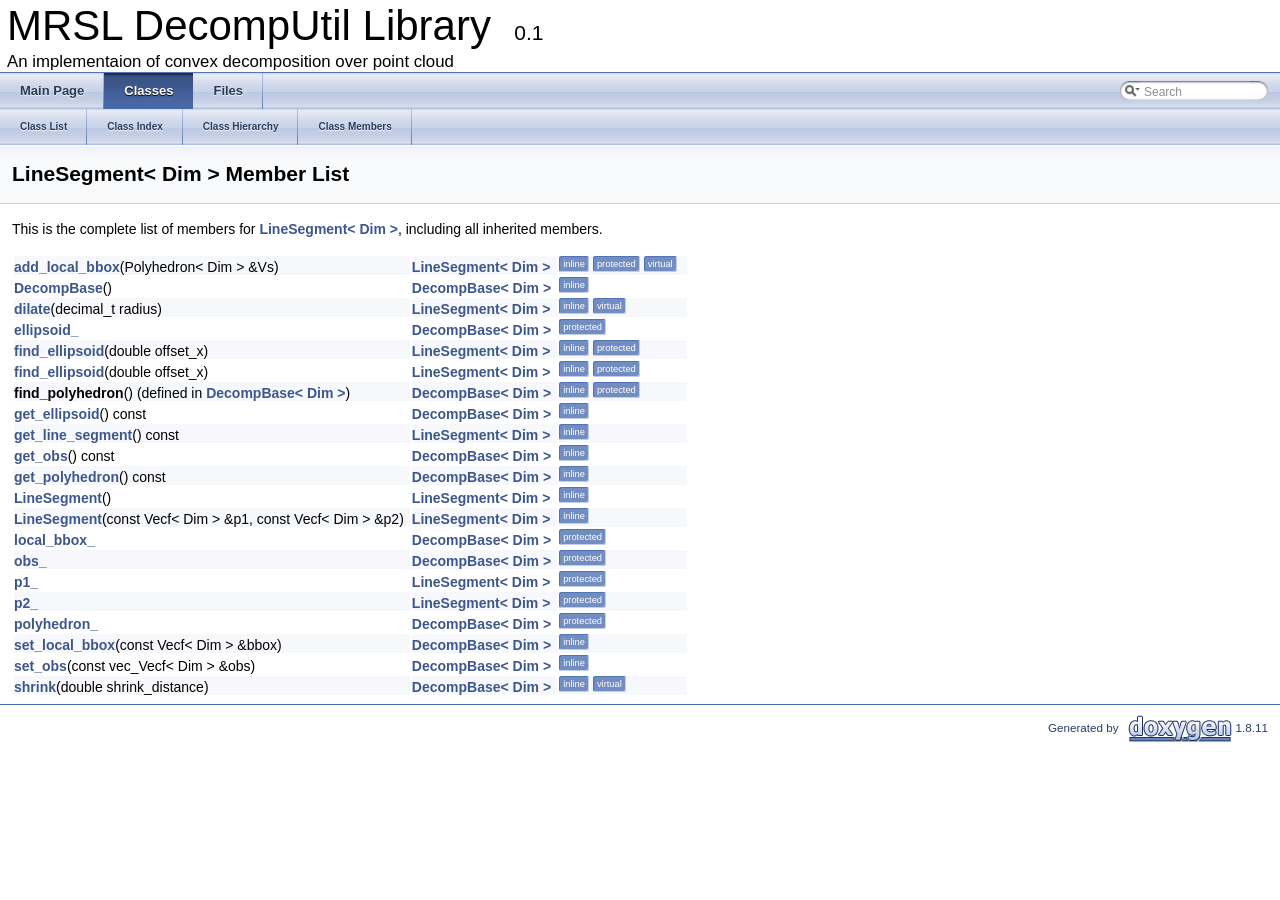
<file: src/mighty_vendor/decomp_util/docs/classLineSegment-members.html>
<!DOCTYPE html PUBLIC "-//W3C//DTD XHTML 1.0 Transitional//EN" "http://www.w3.org/TR/xhtml1/DTD/xhtml1-transitional.dtd">
<html xmlns="http://www.w3.org/1999/xhtml">
<head>
<meta http-equiv="Content-Type" content="text/xhtml;charset=UTF-8"/>
<meta http-equiv="X-UA-Compatible" content="IE=9"/>
<meta name="generator" content="Doxygen 1.8.11"/>
<title>MRSL DecompUtil Library: Member List</title>
<link href="tabs.css" rel="stylesheet" type="text/css"/>
<script type="text/javascript" src="jquery.js"></script>
<script type="text/javascript" src="dynsections.js"></script>
<link href="search/search.css" rel="stylesheet" type="text/css"/>
<script type="text/javascript" src="search/searchdata.js"></script>
<script type="text/javascript" src="search/search.js"></script>
<script type="text/javascript">
  $(document).ready(function() { init_search(); });
</script>
<link href="doxygen.css" rel="stylesheet" type="text/css" />
</head>
<body>
<div id="top"><!-- do not remove this div, it is closed by doxygen! -->
<div id="titlearea">
<table cellspacing="0" cellpadding="0">
 <tbody>
 <tr style="height: 56px;">
  <td id="projectalign" style="padding-left: 0.5em;">
   <div id="projectname">MRSL DecompUtil Library
   &#160;<span id="projectnumber">0.1</span>
   </div>
   <div id="projectbrief">An implementaion of convex decomposition over point cloud</div>
  </td>
 </tr>
 </tbody>
</table>
</div>
<!-- end header part -->
<!-- Generated by Doxygen 1.8.11 -->
<script type="text/javascript">
var searchBox = new SearchBox("searchBox", "search",false,'Search');
</script>
  <div id="navrow1" class="tabs">
    <ul class="tablist">
      <li><a href="index.html"><span>Main&#160;Page</span></a></li>
      <li class="current"><a href="annotated.html"><span>Classes</span></a></li>
      <li><a href="files.html"><span>Files</span></a></li>
      <li>
        <div id="MSearchBox" class="MSearchBoxInactive">
        <span class="left">
          <img id="MSearchSelect" src="search/mag_sel.png"
               onmouseover="return searchBox.OnSearchSelectShow()"
               onmouseout="return searchBox.OnSearchSelectHide()"
               alt=""/>
          <input type="text" id="MSearchField" value="Search" accesskey="S"
               onfocus="searchBox.OnSearchFieldFocus(true)" 
               onblur="searchBox.OnSearchFieldFocus(false)" 
               onkeyup="searchBox.OnSearchFieldChange(event)"/>
          </span><span class="right">
            <a id="MSearchClose" href="javascript:searchBox.CloseResultsWindow()"><img id="MSearchCloseImg" border="0" src="search/close.png" alt=""/></a>
          </span>
        </div>
      </li>
    </ul>
  </div>
  <div id="navrow2" class="tabs2">
    <ul class="tablist">
      <li><a href="annotated.html"><span>Class&#160;List</span></a></li>
      <li><a href="classes.html"><span>Class&#160;Index</span></a></li>
      <li><a href="hierarchy.html"><span>Class&#160;Hierarchy</span></a></li>
      <li><a href="functions.html"><span>Class&#160;Members</span></a></li>
    </ul>
  </div>
<!-- window showing the filter options -->
<div id="MSearchSelectWindow"
     onmouseover="return searchBox.OnSearchSelectShow()"
     onmouseout="return searchBox.OnSearchSelectHide()"
     onkeydown="return searchBox.OnSearchSelectKey(event)">
</div>

<!-- iframe showing the search results (closed by default) -->
<div id="MSearchResultsWindow">
<iframe src="javascript:void(0)" frameborder="0" 
        name="MSearchResults" id="MSearchResults">
</iframe>
</div>

</div><!-- top -->
<div class="header">
  <div class="headertitle">
<div class="title">LineSegment&lt; Dim &gt; Member List</div>  </div>
</div><!--header-->
<div class="contents">

<p>This is the complete list of members for <a class="el" href="classLineSegment.html">LineSegment&lt; Dim &gt;</a>, including all inherited members.</p>
<table class="directory">
  <tr class="even"><td class="entry"><a class="el" href="classLineSegment.html#ac572aa41bea2d3c706d3dd6a1bb24e57">add_local_bbox</a>(Polyhedron&lt; Dim &gt; &amp;Vs)</td><td class="entry"><a class="el" href="classLineSegment.html">LineSegment&lt; Dim &gt;</a></td><td class="entry"><span class="mlabel">inline</span><span class="mlabel">protected</span><span class="mlabel">virtual</span></td></tr>
  <tr><td class="entry"><a class="el" href="classDecompBase.html#a4fdc315275a421b40a84aeffacab4a5a">DecompBase</a>()</td><td class="entry"><a class="el" href="classDecompBase.html">DecompBase&lt; Dim &gt;</a></td><td class="entry"><span class="mlabel">inline</span></td></tr>
  <tr class="even"><td class="entry"><a class="el" href="classLineSegment.html#a3479e2467a33468749971e12aa15c46f">dilate</a>(decimal_t radius)</td><td class="entry"><a class="el" href="classLineSegment.html">LineSegment&lt; Dim &gt;</a></td><td class="entry"><span class="mlabel">inline</span><span class="mlabel">virtual</span></td></tr>
  <tr><td class="entry"><a class="el" href="classDecompBase.html#a58c41c590f6c92d9fa0886d4d735d7a1">ellipsoid_</a></td><td class="entry"><a class="el" href="classDecompBase.html">DecompBase&lt; Dim &gt;</a></td><td class="entry"><span class="mlabel">protected</span></td></tr>
  <tr class="even"><td class="entry"><a class="el" href="classLineSegment.html#a0f2e7b18d162be0481f4e5be1cea5363">find_ellipsoid</a>(double offset_x)</td><td class="entry"><a class="el" href="classLineSegment.html">LineSegment&lt; Dim &gt;</a></td><td class="entry"><span class="mlabel">inline</span><span class="mlabel">protected</span></td></tr>
  <tr><td class="entry"><a class="el" href="classLineSegment.html#a9f97fdceff2bb935c290fb7767e3a696">find_ellipsoid</a>(double offset_x)</td><td class="entry"><a class="el" href="classLineSegment.html">LineSegment&lt; Dim &gt;</a></td><td class="entry"><span class="mlabel">inline</span><span class="mlabel">protected</span></td></tr>
  <tr bgcolor="#f0f0f0" class="even"><td class="entry"><b>find_polyhedron</b>() (defined in <a class="el" href="classDecompBase.html">DecompBase&lt; Dim &gt;</a>)</td><td class="entry"><a class="el" href="classDecompBase.html">DecompBase&lt; Dim &gt;</a></td><td class="entry"><span class="mlabel">inline</span><span class="mlabel">protected</span></td></tr>
  <tr><td class="entry"><a class="el" href="classDecompBase.html#afd3d14a14667f86456f60384df9d81fb">get_ellipsoid</a>() const </td><td class="entry"><a class="el" href="classDecompBase.html">DecompBase&lt; Dim &gt;</a></td><td class="entry"><span class="mlabel">inline</span></td></tr>
  <tr class="even"><td class="entry"><a class="el" href="classLineSegment.html#ac2de795a258c1ee25544188033ecc269">get_line_segment</a>() const </td><td class="entry"><a class="el" href="classLineSegment.html">LineSegment&lt; Dim &gt;</a></td><td class="entry"><span class="mlabel">inline</span></td></tr>
  <tr><td class="entry"><a class="el" href="classDecompBase.html#a617f05e12b3f8dbc3b67012f5edbc577">get_obs</a>() const </td><td class="entry"><a class="el" href="classDecompBase.html">DecompBase&lt; Dim &gt;</a></td><td class="entry"><span class="mlabel">inline</span></td></tr>
  <tr class="even"><td class="entry"><a class="el" href="classDecompBase.html#a2828493d375ef02f3711942f66f399d4">get_polyhedron</a>() const </td><td class="entry"><a class="el" href="classDecompBase.html">DecompBase&lt; Dim &gt;</a></td><td class="entry"><span class="mlabel">inline</span></td></tr>
  <tr><td class="entry"><a class="el" href="classLineSegment.html#a88f0a13c753958dcfc0040d412dcd92a">LineSegment</a>()</td><td class="entry"><a class="el" href="classLineSegment.html">LineSegment&lt; Dim &gt;</a></td><td class="entry"><span class="mlabel">inline</span></td></tr>
  <tr class="even"><td class="entry"><a class="el" href="classLineSegment.html#a20e5627453b54a1642bac236b41bfb60">LineSegment</a>(const Vecf&lt; Dim &gt; &amp;p1, const Vecf&lt; Dim &gt; &amp;p2)</td><td class="entry"><a class="el" href="classLineSegment.html">LineSegment&lt; Dim &gt;</a></td><td class="entry"><span class="mlabel">inline</span></td></tr>
  <tr><td class="entry"><a class="el" href="classDecompBase.html#a8af5e7a5c407102df57089253b35c44a">local_bbox_</a></td><td class="entry"><a class="el" href="classDecompBase.html">DecompBase&lt; Dim &gt;</a></td><td class="entry"><span class="mlabel">protected</span></td></tr>
  <tr class="even"><td class="entry"><a class="el" href="classDecompBase.html#af3afcc5ba0baa24fa1a52a08138fb67b">obs_</a></td><td class="entry"><a class="el" href="classDecompBase.html">DecompBase&lt; Dim &gt;</a></td><td class="entry"><span class="mlabel">protected</span></td></tr>
  <tr><td class="entry"><a class="el" href="classLineSegment.html#a6c5b5bfafd4b8fd717578f53202a936c">p1_</a></td><td class="entry"><a class="el" href="classLineSegment.html">LineSegment&lt; Dim &gt;</a></td><td class="entry"><span class="mlabel">protected</span></td></tr>
  <tr class="even"><td class="entry"><a class="el" href="classLineSegment.html#a7fb44056def6884bdb046629c25818b6">p2_</a></td><td class="entry"><a class="el" href="classLineSegment.html">LineSegment&lt; Dim &gt;</a></td><td class="entry"><span class="mlabel">protected</span></td></tr>
  <tr><td class="entry"><a class="el" href="classDecompBase.html#a21a9039cefecfe2166dc5faf8ba86a68">polyhedron_</a></td><td class="entry"><a class="el" href="classDecompBase.html">DecompBase&lt; Dim &gt;</a></td><td class="entry"><span class="mlabel">protected</span></td></tr>
  <tr class="even"><td class="entry"><a class="el" href="classDecompBase.html#a43a9d473dfbcdcc3a45d21917186663b">set_local_bbox</a>(const Vecf&lt; Dim &gt; &amp;bbox)</td><td class="entry"><a class="el" href="classDecompBase.html">DecompBase&lt; Dim &gt;</a></td><td class="entry"><span class="mlabel">inline</span></td></tr>
  <tr><td class="entry"><a class="el" href="classDecompBase.html#a53cb01307a94dc941f40f1234b676a3b">set_obs</a>(const vec_Vecf&lt; Dim &gt; &amp;obs)</td><td class="entry"><a class="el" href="classDecompBase.html">DecompBase&lt; Dim &gt;</a></td><td class="entry"><span class="mlabel">inline</span></td></tr>
  <tr class="even"><td class="entry"><a class="el" href="classDecompBase.html#a683f4c7d5b2cc03ac736f224e9cbca2c">shrink</a>(double shrink_distance)</td><td class="entry"><a class="el" href="classDecompBase.html">DecompBase&lt; Dim &gt;</a></td><td class="entry"><span class="mlabel">inline</span><span class="mlabel">virtual</span></td></tr>
</table></div><!-- contents -->
<!-- start footer part -->
<hr class="footer"/><address class="footer"><small>
Generated by &#160;<a href="http://www.doxygen.org/index.html">
<img class="footer" src="doxygen.png" alt="doxygen"/>
</a> 1.8.11
</small></address>
</body>
</html>
</file>
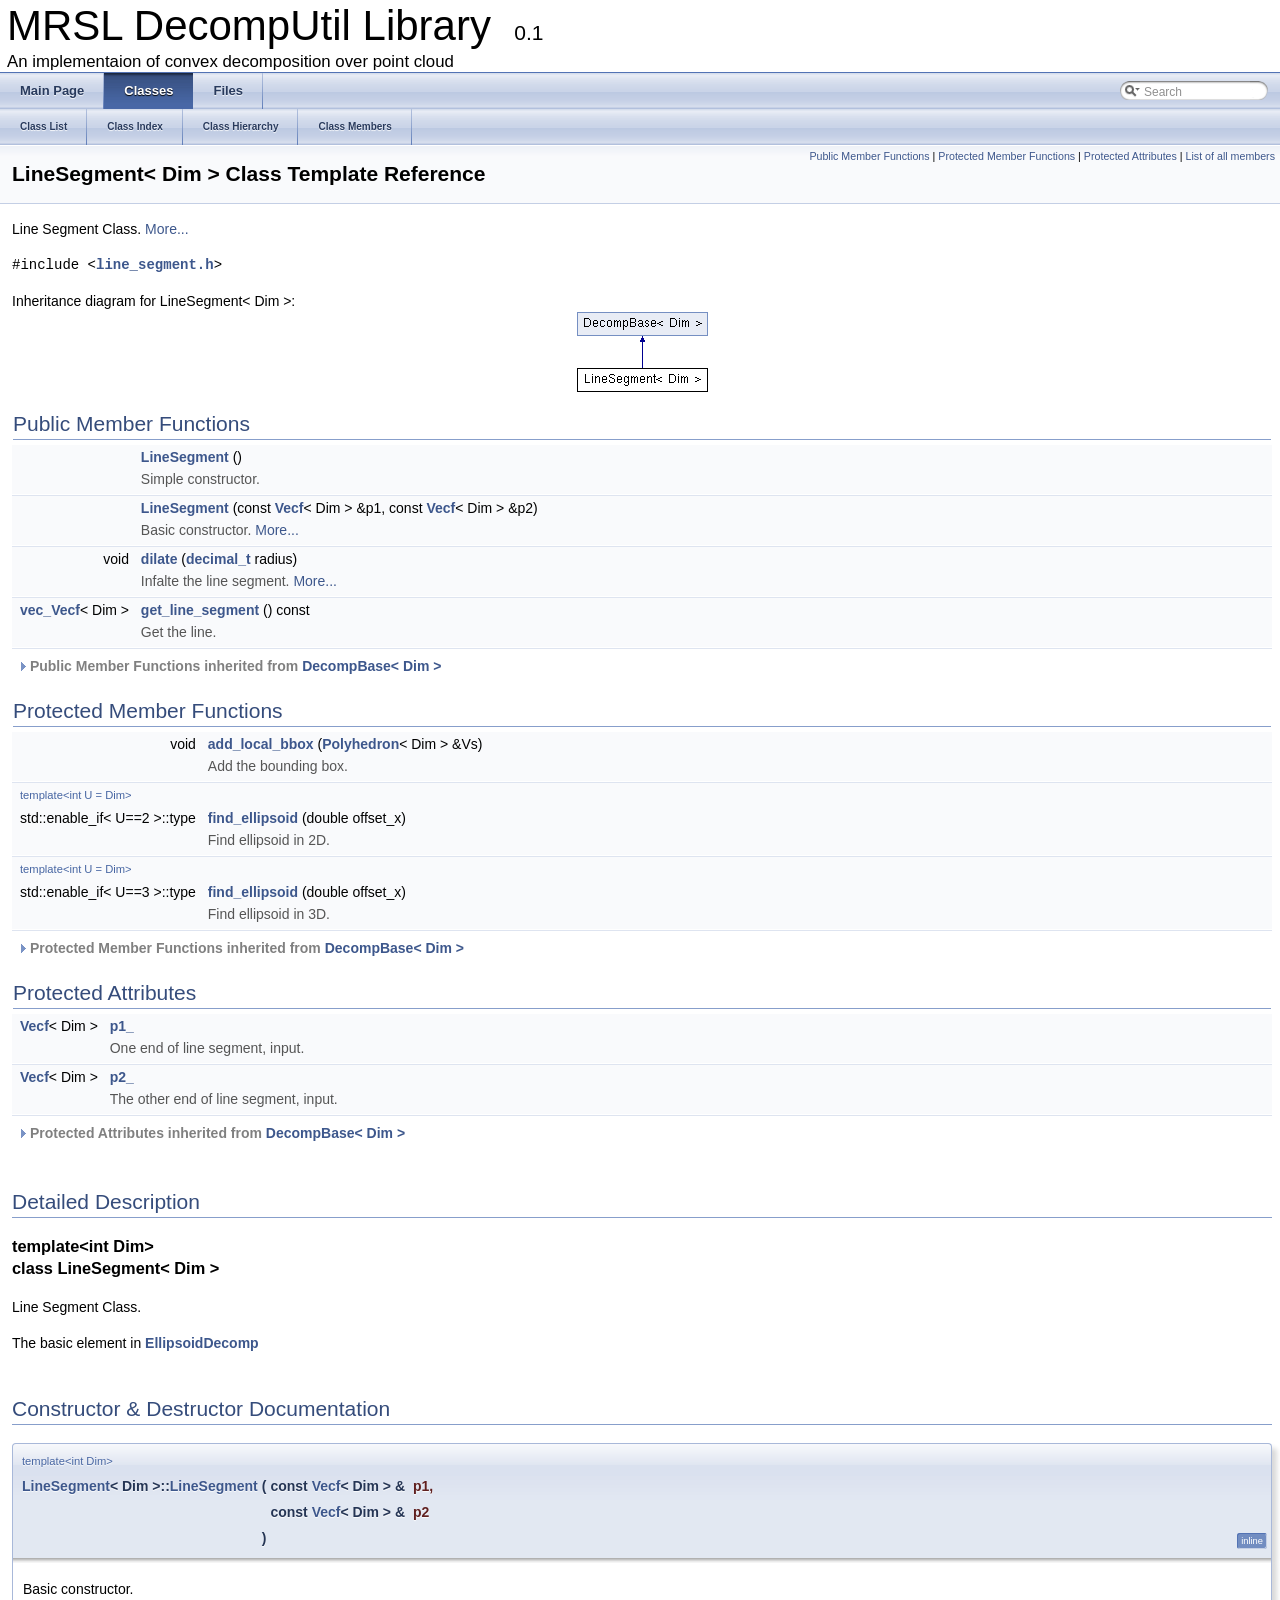
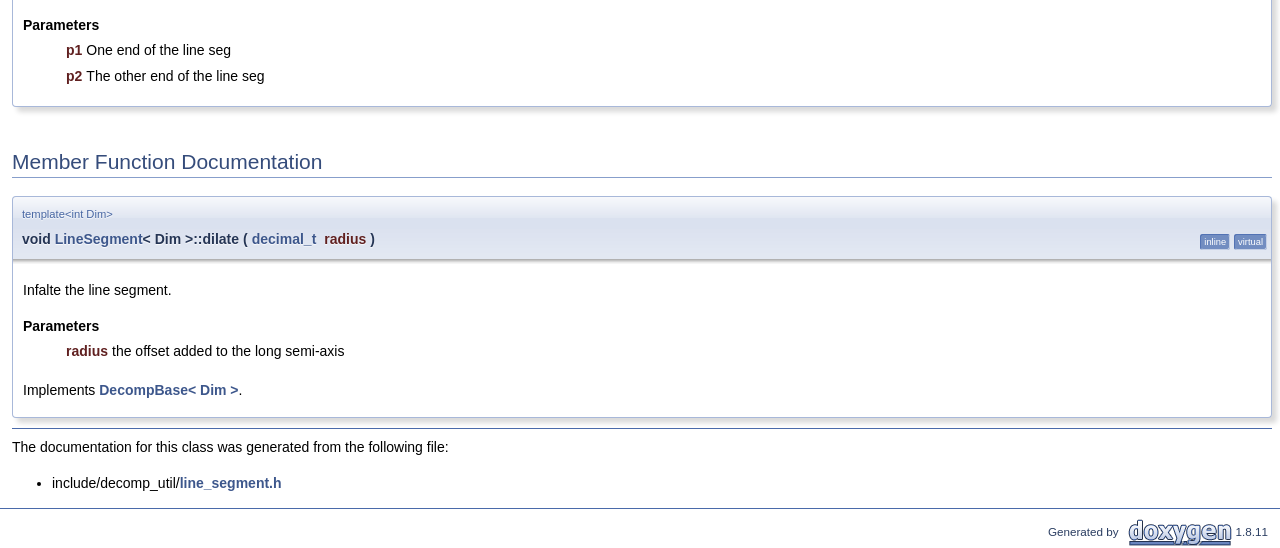
<file: src/mighty_vendor/decomp_util/docs/classLineSegment.html>
<!DOCTYPE html PUBLIC "-//W3C//DTD XHTML 1.0 Transitional//EN" "http://www.w3.org/TR/xhtml1/DTD/xhtml1-transitional.dtd">
<html xmlns="http://www.w3.org/1999/xhtml">
<head>
<meta http-equiv="Content-Type" content="text/xhtml;charset=UTF-8"/>
<meta http-equiv="X-UA-Compatible" content="IE=9"/>
<meta name="generator" content="Doxygen 1.8.11"/>
<title>MRSL DecompUtil Library: LineSegment&lt; Dim &gt; Class Template Reference</title>
<link href="tabs.css" rel="stylesheet" type="text/css"/>
<script type="text/javascript" src="jquery.js"></script>
<script type="text/javascript" src="dynsections.js"></script>
<link href="search/search.css" rel="stylesheet" type="text/css"/>
<script type="text/javascript" src="search/searchdata.js"></script>
<script type="text/javascript" src="search/search.js"></script>
<script type="text/javascript">
  $(document).ready(function() { init_search(); });
</script>
<link href="doxygen.css" rel="stylesheet" type="text/css" />
</head>
<body>
<div id="top"><!-- do not remove this div, it is closed by doxygen! -->
<div id="titlearea">
<table cellspacing="0" cellpadding="0">
 <tbody>
 <tr style="height: 56px;">
  <td id="projectalign" style="padding-left: 0.5em;">
   <div id="projectname">MRSL DecompUtil Library
   &#160;<span id="projectnumber">0.1</span>
   </div>
   <div id="projectbrief">An implementaion of convex decomposition over point cloud</div>
  </td>
 </tr>
 </tbody>
</table>
</div>
<!-- end header part -->
<!-- Generated by Doxygen 1.8.11 -->
<script type="text/javascript">
var searchBox = new SearchBox("searchBox", "search",false,'Search');
</script>
  <div id="navrow1" class="tabs">
    <ul class="tablist">
      <li><a href="index.html"><span>Main&#160;Page</span></a></li>
      <li class="current"><a href="annotated.html"><span>Classes</span></a></li>
      <li><a href="files.html"><span>Files</span></a></li>
      <li>
        <div id="MSearchBox" class="MSearchBoxInactive">
        <span class="left">
          <img id="MSearchSelect" src="search/mag_sel.png"
               onmouseover="return searchBox.OnSearchSelectShow()"
               onmouseout="return searchBox.OnSearchSelectHide()"
               alt=""/>
          <input type="text" id="MSearchField" value="Search" accesskey="S"
               onfocus="searchBox.OnSearchFieldFocus(true)" 
               onblur="searchBox.OnSearchFieldFocus(false)" 
               onkeyup="searchBox.OnSearchFieldChange(event)"/>
          </span><span class="right">
            <a id="MSearchClose" href="javascript:searchBox.CloseResultsWindow()"><img id="MSearchCloseImg" border="0" src="search/close.png" alt=""/></a>
          </span>
        </div>
      </li>
    </ul>
  </div>
  <div id="navrow2" class="tabs2">
    <ul class="tablist">
      <li><a href="annotated.html"><span>Class&#160;List</span></a></li>
      <li><a href="classes.html"><span>Class&#160;Index</span></a></li>
      <li><a href="hierarchy.html"><span>Class&#160;Hierarchy</span></a></li>
      <li><a href="functions.html"><span>Class&#160;Members</span></a></li>
    </ul>
  </div>
<!-- window showing the filter options -->
<div id="MSearchSelectWindow"
     onmouseover="return searchBox.OnSearchSelectShow()"
     onmouseout="return searchBox.OnSearchSelectHide()"
     onkeydown="return searchBox.OnSearchSelectKey(event)">
</div>

<!-- iframe showing the search results (closed by default) -->
<div id="MSearchResultsWindow">
<iframe src="javascript:void(0)" frameborder="0" 
        name="MSearchResults" id="MSearchResults">
</iframe>
</div>

</div><!-- top -->
<div class="header">
  <div class="summary">
<a href="#pub-methods">Public Member Functions</a> &#124;
<a href="#pro-methods">Protected Member Functions</a> &#124;
<a href="#pro-attribs">Protected Attributes</a> &#124;
<a href="classLineSegment-members.html">List of all members</a>  </div>
  <div class="headertitle">
<div class="title">LineSegment&lt; Dim &gt; Class Template Reference</div>  </div>
</div><!--header-->
<div class="contents">

<p>Line Segment Class.  
 <a href="classLineSegment.html#details">More...</a></p>

<p><code>#include &lt;<a class="el" href="line__segment_8h_source.html">line_segment.h</a>&gt;</code></p>
<div class="dynheader">
Inheritance diagram for LineSegment&lt; Dim &gt;:</div>
<div class="dyncontent">
 <div class="center">
  <img src="classLineSegment.png" usemap="#LineSegment_3C_20Dim_20_3E_map" alt=""/>
  <map id="LineSegment_3C_20Dim_20_3E_map" name="LineSegment&lt; Dim &gt;_map">
<area href="classDecompBase.html" title="Line Segment Class. " alt="DecompBase&lt; Dim &gt;" shape="rect" coords="0,0,131,24"/>
</map>
 </div></div>
<table class="memberdecls">
<tr class="heading"><td colspan="2"><h2 class="groupheader"><a name="pub-methods"></a>
Public Member Functions</h2></td></tr>
<tr class="memitem:a88f0a13c753958dcfc0040d412dcd92a"><td class="memItemLeft" align="right" valign="top"><a class="anchor" id="a88f0a13c753958dcfc0040d412dcd92a"></a>
&#160;</td><td class="memItemRight" valign="bottom"><a class="el" href="classLineSegment.html#a88f0a13c753958dcfc0040d412dcd92a">LineSegment</a> ()</td></tr>
<tr class="memdesc:a88f0a13c753958dcfc0040d412dcd92a"><td class="mdescLeft">&#160;</td><td class="mdescRight">Simple constructor. <br /></td></tr>
<tr class="separator:a88f0a13c753958dcfc0040d412dcd92a"><td class="memSeparator" colspan="2">&#160;</td></tr>
<tr class="memitem:a20e5627453b54a1642bac236b41bfb60"><td class="memItemLeft" align="right" valign="top">&#160;</td><td class="memItemRight" valign="bottom"><a class="el" href="classLineSegment.html#a20e5627453b54a1642bac236b41bfb60">LineSegment</a> (const <a class="el" href="data__type_8h.html#a3a0c45655a5e009e56634ccde0c5c575">Vecf</a>&lt; Dim &gt; &amp;p1, const <a class="el" href="data__type_8h.html#a3a0c45655a5e009e56634ccde0c5c575">Vecf</a>&lt; Dim &gt; &amp;p2)</td></tr>
<tr class="memdesc:a20e5627453b54a1642bac236b41bfb60"><td class="mdescLeft">&#160;</td><td class="mdescRight">Basic constructor.  <a href="#a20e5627453b54a1642bac236b41bfb60">More...</a><br /></td></tr>
<tr class="separator:a20e5627453b54a1642bac236b41bfb60"><td class="memSeparator" colspan="2">&#160;</td></tr>
<tr class="memitem:a3479e2467a33468749971e12aa15c46f"><td class="memItemLeft" align="right" valign="top">void&#160;</td><td class="memItemRight" valign="bottom"><a class="el" href="classLineSegment.html#a3479e2467a33468749971e12aa15c46f">dilate</a> (<a class="el" href="data__type_8h.html#a7c99d9360fc6cac2762b786e2fb52266">decimal_t</a> radius)</td></tr>
<tr class="memdesc:a3479e2467a33468749971e12aa15c46f"><td class="mdescLeft">&#160;</td><td class="mdescRight">Infalte the line segment.  <a href="#a3479e2467a33468749971e12aa15c46f">More...</a><br /></td></tr>
<tr class="separator:a3479e2467a33468749971e12aa15c46f"><td class="memSeparator" colspan="2">&#160;</td></tr>
<tr class="memitem:ac2de795a258c1ee25544188033ecc269"><td class="memItemLeft" align="right" valign="top"><a class="anchor" id="ac2de795a258c1ee25544188033ecc269"></a>
<a class="el" href="data__type_8h.html#a74599b2a677a5186ef71a2a690c6171d">vec_Vecf</a>&lt; Dim &gt;&#160;</td><td class="memItemRight" valign="bottom"><a class="el" href="classLineSegment.html#ac2de795a258c1ee25544188033ecc269">get_line_segment</a> () const </td></tr>
<tr class="memdesc:ac2de795a258c1ee25544188033ecc269"><td class="mdescLeft">&#160;</td><td class="mdescRight">Get the line. <br /></td></tr>
<tr class="separator:ac2de795a258c1ee25544188033ecc269"><td class="memSeparator" colspan="2">&#160;</td></tr>
<tr class="inherit_header pub_methods_classDecompBase"><td colspan="2" onclick="javascript:toggleInherit('pub_methods_classDecompBase')"><img src="closed.png" alt="-"/>&#160;Public Member Functions inherited from <a class="el" href="classDecompBase.html">DecompBase&lt; Dim &gt;</a></td></tr>
<tr class="memitem:a4fdc315275a421b40a84aeffacab4a5a inherit pub_methods_classDecompBase"><td class="memItemLeft" align="right" valign="top"><a class="anchor" id="a4fdc315275a421b40a84aeffacab4a5a"></a>
&#160;</td><td class="memItemRight" valign="bottom"><a class="el" href="classDecompBase.html#a4fdc315275a421b40a84aeffacab4a5a">DecompBase</a> ()</td></tr>
<tr class="memdesc:a4fdc315275a421b40a84aeffacab4a5a inherit pub_methods_classDecompBase"><td class="mdescLeft">&#160;</td><td class="mdescRight">Null constructor. <br /></td></tr>
<tr class="separator:a4fdc315275a421b40a84aeffacab4a5a inherit pub_methods_classDecompBase"><td class="memSeparator" colspan="2">&#160;</td></tr>
<tr class="memitem:a43a9d473dfbcdcc3a45d21917186663b inherit pub_methods_classDecompBase"><td class="memItemLeft" align="right" valign="top">void&#160;</td><td class="memItemRight" valign="bottom"><a class="el" href="classDecompBase.html#a43a9d473dfbcdcc3a45d21917186663b">set_local_bbox</a> (const <a class="el" href="data__type_8h.html#a3a0c45655a5e009e56634ccde0c5c575">Vecf</a>&lt; Dim &gt; &amp;bbox)</td></tr>
<tr class="memdesc:a43a9d473dfbcdcc3a45d21917186663b inherit pub_methods_classDecompBase"><td class="mdescLeft">&#160;</td><td class="mdescRight">Adding local bounding box around line seg.  <a href="#a43a9d473dfbcdcc3a45d21917186663b">More...</a><br /></td></tr>
<tr class="separator:a43a9d473dfbcdcc3a45d21917186663b inherit pub_methods_classDecompBase"><td class="memSeparator" colspan="2">&#160;</td></tr>
<tr class="memitem:a53cb01307a94dc941f40f1234b676a3b inherit pub_methods_classDecompBase"><td class="memItemLeft" align="right" valign="top"><a class="anchor" id="a53cb01307a94dc941f40f1234b676a3b"></a>
void&#160;</td><td class="memItemRight" valign="bottom"><a class="el" href="classDecompBase.html#a53cb01307a94dc941f40f1234b676a3b">set_obs</a> (const <a class="el" href="data__type_8h.html#a74599b2a677a5186ef71a2a690c6171d">vec_Vecf</a>&lt; Dim &gt; &amp;obs)</td></tr>
<tr class="memdesc:a53cb01307a94dc941f40f1234b676a3b inherit pub_methods_classDecompBase"><td class="mdescLeft">&#160;</td><td class="mdescRight">Import obstacle points. <br /></td></tr>
<tr class="separator:a53cb01307a94dc941f40f1234b676a3b inherit pub_methods_classDecompBase"><td class="memSeparator" colspan="2">&#160;</td></tr>
<tr class="memitem:a617f05e12b3f8dbc3b67012f5edbc577 inherit pub_methods_classDecompBase"><td class="memItemLeft" align="right" valign="top"><a class="anchor" id="a617f05e12b3f8dbc3b67012f5edbc577"></a>
<a class="el" href="data__type_8h.html#a74599b2a677a5186ef71a2a690c6171d">vec_Vecf</a>&lt; Dim &gt;&#160;</td><td class="memItemRight" valign="bottom"><a class="el" href="classDecompBase.html#a617f05e12b3f8dbc3b67012f5edbc577">get_obs</a> () const </td></tr>
<tr class="memdesc:a617f05e12b3f8dbc3b67012f5edbc577 inherit pub_methods_classDecompBase"><td class="mdescLeft">&#160;</td><td class="mdescRight">Get obstacel points. <br /></td></tr>
<tr class="separator:a617f05e12b3f8dbc3b67012f5edbc577 inherit pub_methods_classDecompBase"><td class="memSeparator" colspan="2">&#160;</td></tr>
<tr class="memitem:afd3d14a14667f86456f60384df9d81fb inherit pub_methods_classDecompBase"><td class="memItemLeft" align="right" valign="top"><a class="anchor" id="afd3d14a14667f86456f60384df9d81fb"></a>
<a class="el" href="structEllipsoid.html">Ellipsoid</a>&lt; Dim &gt;&#160;</td><td class="memItemRight" valign="bottom"><a class="el" href="classDecompBase.html#afd3d14a14667f86456f60384df9d81fb">get_ellipsoid</a> () const </td></tr>
<tr class="memdesc:afd3d14a14667f86456f60384df9d81fb inherit pub_methods_classDecompBase"><td class="mdescLeft">&#160;</td><td class="mdescRight">Get ellipsoid. <br /></td></tr>
<tr class="separator:afd3d14a14667f86456f60384df9d81fb inherit pub_methods_classDecompBase"><td class="memSeparator" colspan="2">&#160;</td></tr>
<tr class="memitem:a2828493d375ef02f3711942f66f399d4 inherit pub_methods_classDecompBase"><td class="memItemLeft" align="right" valign="top"><a class="anchor" id="a2828493d375ef02f3711942f66f399d4"></a>
<a class="el" href="structPolyhedron.html">Polyhedron</a>&lt; Dim &gt;&#160;</td><td class="memItemRight" valign="bottom"><a class="el" href="classDecompBase.html#a2828493d375ef02f3711942f66f399d4">get_polyhedron</a> () const </td></tr>
<tr class="memdesc:a2828493d375ef02f3711942f66f399d4 inherit pub_methods_classDecompBase"><td class="mdescLeft">&#160;</td><td class="mdescRight">Get polyhedron. <br /></td></tr>
<tr class="separator:a2828493d375ef02f3711942f66f399d4 inherit pub_methods_classDecompBase"><td class="memSeparator" colspan="2">&#160;</td></tr>
<tr class="memitem:a683f4c7d5b2cc03ac736f224e9cbca2c inherit pub_methods_classDecompBase"><td class="memItemLeft" align="right" valign="top">virtual void&#160;</td><td class="memItemRight" valign="bottom"><a class="el" href="classDecompBase.html#a683f4c7d5b2cc03ac736f224e9cbca2c">shrink</a> (double shrink_distance)</td></tr>
<tr class="memdesc:a683f4c7d5b2cc03ac736f224e9cbca2c inherit pub_methods_classDecompBase"><td class="mdescLeft">&#160;</td><td class="mdescRight">Shrink the polyhedron.  <a href="#a683f4c7d5b2cc03ac736f224e9cbca2c">More...</a><br /></td></tr>
<tr class="separator:a683f4c7d5b2cc03ac736f224e9cbca2c inherit pub_methods_classDecompBase"><td class="memSeparator" colspan="2">&#160;</td></tr>
</table><table class="memberdecls">
<tr class="heading"><td colspan="2"><h2 class="groupheader"><a name="pro-methods"></a>
Protected Member Functions</h2></td></tr>
<tr class="memitem:ac572aa41bea2d3c706d3dd6a1bb24e57"><td class="memItemLeft" align="right" valign="top"><a class="anchor" id="ac572aa41bea2d3c706d3dd6a1bb24e57"></a>
void&#160;</td><td class="memItemRight" valign="bottom"><a class="el" href="classLineSegment.html#ac572aa41bea2d3c706d3dd6a1bb24e57">add_local_bbox</a> (<a class="el" href="structPolyhedron.html">Polyhedron</a>&lt; Dim &gt; &amp;Vs)</td></tr>
<tr class="memdesc:ac572aa41bea2d3c706d3dd6a1bb24e57"><td class="mdescLeft">&#160;</td><td class="mdescRight">Add the bounding box. <br /></td></tr>
<tr class="separator:ac572aa41bea2d3c706d3dd6a1bb24e57"><td class="memSeparator" colspan="2">&#160;</td></tr>
<tr class="memitem:a0f2e7b18d162be0481f4e5be1cea5363"><td class="memTemplParams" colspan="2"><a class="anchor" id="a0f2e7b18d162be0481f4e5be1cea5363"></a>
template&lt;int U = Dim&gt; </td></tr>
<tr class="memitem:a0f2e7b18d162be0481f4e5be1cea5363"><td class="memTemplItemLeft" align="right" valign="top">std::enable_if&lt; U==2 &gt;::type&#160;</td><td class="memTemplItemRight" valign="bottom"><a class="el" href="classLineSegment.html#a0f2e7b18d162be0481f4e5be1cea5363">find_ellipsoid</a> (double offset_x)</td></tr>
<tr class="memdesc:a0f2e7b18d162be0481f4e5be1cea5363"><td class="mdescLeft">&#160;</td><td class="mdescRight">Find ellipsoid in 2D. <br /></td></tr>
<tr class="separator:a0f2e7b18d162be0481f4e5be1cea5363"><td class="memSeparator" colspan="2">&#160;</td></tr>
<tr class="memitem:a9f97fdceff2bb935c290fb7767e3a696"><td class="memTemplParams" colspan="2"><a class="anchor" id="a9f97fdceff2bb935c290fb7767e3a696"></a>
template&lt;int U = Dim&gt; </td></tr>
<tr class="memitem:a9f97fdceff2bb935c290fb7767e3a696"><td class="memTemplItemLeft" align="right" valign="top">std::enable_if&lt; U==3 &gt;::type&#160;</td><td class="memTemplItemRight" valign="bottom"><a class="el" href="classLineSegment.html#a9f97fdceff2bb935c290fb7767e3a696">find_ellipsoid</a> (double offset_x)</td></tr>
<tr class="memdesc:a9f97fdceff2bb935c290fb7767e3a696"><td class="mdescLeft">&#160;</td><td class="mdescRight">Find ellipsoid in 3D. <br /></td></tr>
<tr class="separator:a9f97fdceff2bb935c290fb7767e3a696"><td class="memSeparator" colspan="2">&#160;</td></tr>
<tr class="inherit_header pro_methods_classDecompBase"><td colspan="2" onclick="javascript:toggleInherit('pro_methods_classDecompBase')"><img src="closed.png" alt="-"/>&#160;Protected Member Functions inherited from <a class="el" href="classDecompBase.html">DecompBase&lt; Dim &gt;</a></td></tr>
<tr class="memitem:a7a0b3b057af56cd5e0ae8cf78c3fb376 inherit pro_methods_classDecompBase"><td class="memItemLeft" align="right" valign="top"><a class="anchor" id="a7a0b3b057af56cd5e0ae8cf78c3fb376"></a>
void&#160;</td><td class="memItemRight" valign="bottom"><b>find_polyhedron</b> ()</td></tr>
<tr class="separator:a7a0b3b057af56cd5e0ae8cf78c3fb376 inherit pro_methods_classDecompBase"><td class="memSeparator" colspan="2">&#160;</td></tr>
</table><table class="memberdecls">
<tr class="heading"><td colspan="2"><h2 class="groupheader"><a name="pro-attribs"></a>
Protected Attributes</h2></td></tr>
<tr class="memitem:a6c5b5bfafd4b8fd717578f53202a936c"><td class="memItemLeft" align="right" valign="top"><a class="anchor" id="a6c5b5bfafd4b8fd717578f53202a936c"></a>
<a class="el" href="data__type_8h.html#a3a0c45655a5e009e56634ccde0c5c575">Vecf</a>&lt; Dim &gt;&#160;</td><td class="memItemRight" valign="bottom"><a class="el" href="classLineSegment.html#a6c5b5bfafd4b8fd717578f53202a936c">p1_</a></td></tr>
<tr class="memdesc:a6c5b5bfafd4b8fd717578f53202a936c"><td class="mdescLeft">&#160;</td><td class="mdescRight">One end of line segment, input. <br /></td></tr>
<tr class="separator:a6c5b5bfafd4b8fd717578f53202a936c"><td class="memSeparator" colspan="2">&#160;</td></tr>
<tr class="memitem:a7fb44056def6884bdb046629c25818b6"><td class="memItemLeft" align="right" valign="top"><a class="anchor" id="a7fb44056def6884bdb046629c25818b6"></a>
<a class="el" href="data__type_8h.html#a3a0c45655a5e009e56634ccde0c5c575">Vecf</a>&lt; Dim &gt;&#160;</td><td class="memItemRight" valign="bottom"><a class="el" href="classLineSegment.html#a7fb44056def6884bdb046629c25818b6">p2_</a></td></tr>
<tr class="memdesc:a7fb44056def6884bdb046629c25818b6"><td class="mdescLeft">&#160;</td><td class="mdescRight">The other end of line segment, input. <br /></td></tr>
<tr class="separator:a7fb44056def6884bdb046629c25818b6"><td class="memSeparator" colspan="2">&#160;</td></tr>
<tr class="inherit_header pro_attribs_classDecompBase"><td colspan="2" onclick="javascript:toggleInherit('pro_attribs_classDecompBase')"><img src="closed.png" alt="-"/>&#160;Protected Attributes inherited from <a class="el" href="classDecompBase.html">DecompBase&lt; Dim &gt;</a></td></tr>
<tr class="memitem:af3afcc5ba0baa24fa1a52a08138fb67b inherit pro_attribs_classDecompBase"><td class="memItemLeft" align="right" valign="top"><a class="anchor" id="af3afcc5ba0baa24fa1a52a08138fb67b"></a>
<a class="el" href="data__type_8h.html#a74599b2a677a5186ef71a2a690c6171d">vec_Vecf</a>&lt; Dim &gt;&#160;</td><td class="memItemRight" valign="bottom"><a class="el" href="classDecompBase.html#af3afcc5ba0baa24fa1a52a08138fb67b">obs_</a></td></tr>
<tr class="memdesc:af3afcc5ba0baa24fa1a52a08138fb67b inherit pro_attribs_classDecompBase"><td class="mdescLeft">&#160;</td><td class="mdescRight">Obstacles, input. <br /></td></tr>
<tr class="separator:af3afcc5ba0baa24fa1a52a08138fb67b inherit pro_attribs_classDecompBase"><td class="memSeparator" colspan="2">&#160;</td></tr>
<tr class="memitem:a58c41c590f6c92d9fa0886d4d735d7a1 inherit pro_attribs_classDecompBase"><td class="memItemLeft" align="right" valign="top"><a class="anchor" id="a58c41c590f6c92d9fa0886d4d735d7a1"></a>
<a class="el" href="structEllipsoid.html">Ellipsoid</a>&lt; Dim &gt;&#160;</td><td class="memItemRight" valign="bottom"><a class="el" href="classDecompBase.html#a58c41c590f6c92d9fa0886d4d735d7a1">ellipsoid_</a></td></tr>
<tr class="memdesc:a58c41c590f6c92d9fa0886d4d735d7a1 inherit pro_attribs_classDecompBase"><td class="mdescLeft">&#160;</td><td class="mdescRight">Output ellipsoid. <br /></td></tr>
<tr class="separator:a58c41c590f6c92d9fa0886d4d735d7a1 inherit pro_attribs_classDecompBase"><td class="memSeparator" colspan="2">&#160;</td></tr>
<tr class="memitem:a21a9039cefecfe2166dc5faf8ba86a68 inherit pro_attribs_classDecompBase"><td class="memItemLeft" align="right" valign="top"><a class="anchor" id="a21a9039cefecfe2166dc5faf8ba86a68"></a>
<a class="el" href="structPolyhedron.html">Polyhedron</a>&lt; Dim &gt;&#160;</td><td class="memItemRight" valign="bottom"><a class="el" href="classDecompBase.html#a21a9039cefecfe2166dc5faf8ba86a68">polyhedron_</a></td></tr>
<tr class="memdesc:a21a9039cefecfe2166dc5faf8ba86a68 inherit pro_attribs_classDecompBase"><td class="mdescLeft">&#160;</td><td class="mdescRight">Output polyhedron. <br /></td></tr>
<tr class="separator:a21a9039cefecfe2166dc5faf8ba86a68 inherit pro_attribs_classDecompBase"><td class="memSeparator" colspan="2">&#160;</td></tr>
<tr class="memitem:a8af5e7a5c407102df57089253b35c44a inherit pro_attribs_classDecompBase"><td class="memItemLeft" align="right" valign="top"><a class="anchor" id="a8af5e7a5c407102df57089253b35c44a"></a>
<a class="el" href="data__type_8h.html#a3a0c45655a5e009e56634ccde0c5c575">Vecf</a>&lt; Dim &gt;&#160;</td><td class="memItemRight" valign="bottom"><a class="el" href="classDecompBase.html#a8af5e7a5c407102df57089253b35c44a">local_bbox_</a> {<a class="el" href="data__type_8h.html#a3a0c45655a5e009e56634ccde0c5c575">Vecf</a>&lt;Dim&gt;::Zero()}</td></tr>
<tr class="memdesc:a8af5e7a5c407102df57089253b35c44a inherit pro_attribs_classDecompBase"><td class="mdescLeft">&#160;</td><td class="mdescRight">Local bounding box along the line segment. <br /></td></tr>
<tr class="separator:a8af5e7a5c407102df57089253b35c44a inherit pro_attribs_classDecompBase"><td class="memSeparator" colspan="2">&#160;</td></tr>
</table>
<a name="details" id="details"></a><h2 class="groupheader">Detailed Description</h2>
<div class="textblock"><h3>template&lt;int Dim&gt;<br />
class LineSegment&lt; Dim &gt;</h3>

<p>Line Segment Class. </p>
<p>The basic element in <a class="el" href="classEllipsoidDecomp.html" title="EllipsoidDecomp Class. ">EllipsoidDecomp</a> </p>
</div><h2 class="groupheader">Constructor &amp; Destructor Documentation</h2>
<a class="anchor" id="a20e5627453b54a1642bac236b41bfb60"></a>
<div class="memitem">
<div class="memproto">
<div class="memtemplate">
template&lt;int Dim&gt; </div>
<table class="mlabels">
  <tr>
  <td class="mlabels-left">
      <table class="memname">
        <tr>
          <td class="memname"><a class="el" href="classLineSegment.html">LineSegment</a>&lt; Dim &gt;::<a class="el" href="classLineSegment.html">LineSegment</a> </td>
          <td>(</td>
          <td class="paramtype">const <a class="el" href="data__type_8h.html#a3a0c45655a5e009e56634ccde0c5c575">Vecf</a>&lt; Dim &gt; &amp;&#160;</td>
          <td class="paramname"><em>p1</em>, </td>
        </tr>
        <tr>
          <td class="paramkey"></td>
          <td></td>
          <td class="paramtype">const <a class="el" href="data__type_8h.html#a3a0c45655a5e009e56634ccde0c5c575">Vecf</a>&lt; Dim &gt; &amp;&#160;</td>
          <td class="paramname"><em>p2</em>&#160;</td>
        </tr>
        <tr>
          <td></td>
          <td>)</td>
          <td></td><td></td>
        </tr>
      </table>
  </td>
  <td class="mlabels-right">
<span class="mlabels"><span class="mlabel">inline</span></span>  </td>
  </tr>
</table>
</div><div class="memdoc">

<p>Basic constructor. </p>
<dl class="params"><dt>Parameters</dt><dd>
  <table class="params">
    <tr><td class="paramname">p1</td><td>One end of the line seg </td></tr>
    <tr><td class="paramname">p2</td><td>The other end of the line seg </td></tr>
  </table>
  </dd>
</dl>

</div>
</div>
<h2 class="groupheader">Member Function Documentation</h2>
<a class="anchor" id="a3479e2467a33468749971e12aa15c46f"></a>
<div class="memitem">
<div class="memproto">
<div class="memtemplate">
template&lt;int Dim&gt; </div>
<table class="mlabels">
  <tr>
  <td class="mlabels-left">
      <table class="memname">
        <tr>
          <td class="memname">void <a class="el" href="classLineSegment.html">LineSegment</a>&lt; Dim &gt;::dilate </td>
          <td>(</td>
          <td class="paramtype"><a class="el" href="data__type_8h.html#a7c99d9360fc6cac2762b786e2fb52266">decimal_t</a>&#160;</td>
          <td class="paramname"><em>radius</em></td><td>)</td>
          <td></td>
        </tr>
      </table>
  </td>
  <td class="mlabels-right">
<span class="mlabels"><span class="mlabel">inline</span><span class="mlabel">virtual</span></span>  </td>
  </tr>
</table>
</div><div class="memdoc">

<p>Infalte the line segment. </p>
<dl class="params"><dt>Parameters</dt><dd>
  <table class="params">
    <tr><td class="paramname">radius</td><td>the offset added to the long semi-axis </td></tr>
  </table>
  </dd>
</dl>

<p>Implements <a class="el" href="classDecompBase.html#a8075ef9c927b23309ca1a3d4144250e5">DecompBase&lt; Dim &gt;</a>.</p>

</div>
</div>
<hr/>The documentation for this class was generated from the following file:<ul>
<li>include/decomp_util/<a class="el" href="line__segment_8h_source.html">line_segment.h</a></li>
</ul>
</div><!-- contents -->
<!-- start footer part -->
<hr class="footer"/><address class="footer"><small>
Generated by &#160;<a href="http://www.doxygen.org/index.html">
<img class="footer" src="doxygen.png" alt="doxygen"/>
</a> 1.8.11
</small></address>
</body>
</html>
</file>
<file: src/mighty_vendor/decomp_util/docs/tabs.css>
.tabs, .tabs2, .tabs3 {
    background-image: url('tab_b.png');
    width: 100%;
    z-index: 101;
    font-size: 13px;
    font-family: 'Lucida Grande',Geneva,Helvetica,Arial,sans-serif;
}

.tabs2 {
    font-size: 10px;
}
.tabs3 {
    font-size: 9px;
}

.tablist {
    margin: 0;
    padding: 0;
    display: table;
}

.tablist li {
    float: left;
    display: table-cell;
    background-image: url('tab_b.png');
    line-height: 36px;
    list-style: none;
}

.tablist a {
    display: block;
    padding: 0 20px;
    font-weight: bold;
    background-image:url('tab_s.png');
    background-repeat:no-repeat;
    background-position:right;
    color: #283A5D;
    text-shadow: 0px 1px 1px rgba(255, 255, 255, 0.9);
    text-decoration: none;
    outline: none;
}

.tabs3 .tablist a {
    padding: 0 10px;
}

.tablist a:hover {
    background-image: url('tab_h.png');
    background-repeat:repeat-x;
    color: #fff;
    text-shadow: 0px 1px 1px rgba(0, 0, 0, 1.0);
    text-decoration: none;
}

.tablist li.current a {
    background-image: url('tab_a.png');
    background-repeat:repeat-x;
    color: #fff;
    text-shadow: 0px 1px 1px rgba(0, 0, 0, 1.0);
}
</file>
<file: src/mighty_vendor/decomp_util/docs/search/search.css>
/*---------------- Search Box */

#FSearchBox {
    float: left;
}

#MSearchBox {
    white-space : nowrap;
    position: absolute;
    float: none;
    display: inline;
    margin-top: 8px;
    right: 0px;
    width: 170px;
    z-index: 102;
    background-color: white;
}

#MSearchBox .left
{
    display:block;
    position:absolute;
    left:10px;
    width:20px;
    height:19px;
    background:url('search_l.png') no-repeat;
    background-position:right;
}

#MSearchSelect {
    display:block;
    position:absolute;
    width:20px;
    height:19px;
}

.left #MSearchSelect {
    left:4px;
}

.right #MSearchSelect {
    right:5px;
}

#MSearchField {
    display:block;
    position:absolute;
    height:19px;
    background:url('search_m.png') repeat-x;
    border:none;
    width:111px;
    margin-left:20px;
    padding-left:4px;
    color: #909090;
    outline: none;
    font: 9pt Arial, Verdana, sans-serif;
}

#FSearchBox #MSearchField {
    margin-left:15px;
}

#MSearchBox .right {
    display:block;
    position:absolute;
    right:10px;
    top:0px;
    width:20px;
    height:19px;
    background:url('search_r.png') no-repeat;
    background-position:left;
}

#MSearchClose {
    display: none;
    position: absolute;
    top: 4px;
    background : none;
    border: none;
    margin: 0px 4px 0px 0px;
    padding: 0px 0px;
    outline: none;
}

.left #MSearchClose {
    left: 6px;
}

.right #MSearchClose {
    right: 2px;
}

.MSearchBoxActive #MSearchField {
    color: #000000;
}

/*---------------- Search filter selection */

#MSearchSelectWindow {
    display: none;
    position: absolute;
    left: 0; top: 0;
    border: 1px solid #90A5CE;
    background-color: #F9FAFC;
    z-index: 1;
    padding-top: 4px;
    padding-bottom: 4px;
    -moz-border-radius: 4px;
    -webkit-border-top-left-radius: 4px;
    -webkit-border-top-right-radius: 4px;
    -webkit-border-bottom-left-radius: 4px;
    -webkit-border-bottom-right-radius: 4px;
    -webkit-box-shadow: 5px 5px 5px rgba(0, 0, 0, 0.15);
}

.SelectItem {
    font: 8pt Arial, Verdana, sans-serif;
    padding-left:  2px;
    padding-right: 12px;
    border: 0px;
}

span.SelectionMark {
    margin-right: 4px;
    font-family: monospace;
    outline-style: none;
    text-decoration: none;
}

a.SelectItem {
    display: block;
    outline-style: none;
    color: #000000; 
    text-decoration: none;
    padding-left:   6px;
    padding-right: 12px;
}

a.SelectItem:focus,
a.SelectItem:active {
    color: #000000; 
    outline-style: none;
    text-decoration: none;
}

a.SelectItem:hover {
    color: #FFFFFF;
    background-color: #3D578C;
    outline-style: none;
    text-decoration: none;
    cursor: pointer;
    display: block;
}

/*---------------- Search results window */

iframe#MSearchResults {
    width: 60ex;
    height: 15em;
}

#MSearchResultsWindow {
    display: none;
    position: absolute;
    left: 0; top: 0;
    border: 1px solid #000;
    background-color: #EEF1F7;
}

/* ----------------------------------- */


#SRIndex {
    clear:both; 
    padding-bottom: 15px;
}

.SREntry {
    font-size: 10pt;
    padding-left: 1ex;
}

.SRPage .SREntry {
    font-size: 8pt;
    padding: 1px 5px;
}

body.SRPage {
    margin: 5px 2px;
}

.SRChildren {
    padding-left: 3ex; padding-bottom: .5em 
}

.SRPage .SRChildren {
    display: none;
}

.SRSymbol {
    font-weight: bold; 
    color: #425E97;
    font-family: Arial, Verdana, sans-serif;
    text-decoration: none;
    outline: none;
}

a.SRScope {
    display: block;
    color: #425E97; 
    font-family: Arial, Verdana, sans-serif;
    text-decoration: none;
    outline: none;
}

a.SRSymbol:focus, a.SRSymbol:active,
a.SRScope:focus, a.SRScope:active {
    text-decoration: underline;
}

span.SRScope {
    padding-left: 4px;
}

.SRPage .SRStatus {
    padding: 2px 5px;
    font-size: 8pt;
    font-style: italic;
}

.SRResult {
    display: none;
}

DIV.searchresults {
    margin-left: 10px;
    margin-right: 10px;
}

/*---------------- External search page results */

.searchresult {
    background-color: #F0F3F8;
}

.pages b {
   color: white;
   padding: 5px 5px 3px 5px;
   background-image: url("../tab_a.png");
   background-repeat: repeat-x;
   text-shadow: 0 1px 1px #000000;
}

.pages {
    line-height: 17px;
    margin-left: 4px;
    text-decoration: none;
}

.hl {
    font-weight: bold;
}

#searchresults {
    margin-bottom: 20px;
}

.searchpages {
    margin-top: 10px;
}
</file>
<file: src/mighty_vendor/decomp_util/docs/doxygen.css>
/* The standard CSS for doxygen 1.8.11 */

body, table, div, p, dl {
	font: 400 14px/22px Roboto,sans-serif;
}

/* @group Heading Levels */

h1.groupheader {
	font-size: 150%;
}

.title {
	font: 400 14px/28px Roboto,sans-serif;
	font-size: 150%;
	font-weight: bold;
	margin: 10px 2px;
}

h2.groupheader {
	border-bottom: 1px solid #879ECB;
	color: #354C7B;
	font-size: 150%;
	font-weight: normal;
	margin-top: 1.75em;
	padding-top: 8px;
	padding-bottom: 4px;
	width: 100%;
}

h3.groupheader {
	font-size: 100%;
}

h1, h2, h3, h4, h5, h6 {
	-webkit-transition: text-shadow 0.5s linear;
	-moz-transition: text-shadow 0.5s linear;
	-ms-transition: text-shadow 0.5s linear;
	-o-transition: text-shadow 0.5s linear;
	transition: text-shadow 0.5s linear;
	margin-right: 15px;
}

h1.glow, h2.glow, h3.glow, h4.glow, h5.glow, h6.glow {
	text-shadow: 0 0 15px cyan;
}

dt {
	font-weight: bold;
}

div.multicol {
	-moz-column-gap: 1em;
	-webkit-column-gap: 1em;
	-moz-column-count: 3;
	-webkit-column-count: 3;
}

p.startli, p.startdd {
	margin-top: 2px;
}

p.starttd {
	margin-top: 0px;
}

p.endli {
	margin-bottom: 0px;
}

p.enddd {
	margin-bottom: 4px;
}

p.endtd {
	margin-bottom: 2px;
}

/* @end */

caption {
	font-weight: bold;
}

span.legend {
        font-size: 70%;
        text-align: center;
}

h3.version {
        font-size: 90%;
        text-align: center;
}

div.qindex, div.navtab{
	background-color: #EBEFF6;
	border: 1px solid #A3B4D7;
	text-align: center;
}

div.qindex, div.navpath {
	width: 100%;
	line-height: 140%;
}

div.navtab {
	margin-right: 15px;
}

/* @group Link Styling */

a {
	color: #3D578C;
	font-weight: normal;
	text-decoration: none;
}

.contents a:visited {
	color: #4665A2;
}

a:hover {
	text-decoration: underline;
}

a.qindex {
	font-weight: bold;
}

a.qindexHL {
	font-weight: bold;
	background-color: #9CAFD4;
	color: #ffffff;
	border: 1px double #869DCA;
}

.contents a.qindexHL:visited {
        color: #ffffff;
}

a.el {
	font-weight: bold;
}

a.elRef {
}

a.code, a.code:visited, a.line, a.line:visited {
	color: #4665A2; 
}

a.codeRef, a.codeRef:visited, a.lineRef, a.lineRef:visited {
	color: #4665A2; 
}

/* @end */

dl.el {
	margin-left: -1cm;
}

pre.fragment {
        border: 1px solid #C4CFE5;
        background-color: #FBFCFD;
        padding: 4px 6px;
        margin: 4px 8px 4px 2px;
        overflow: auto;
        word-wrap: break-word;
        font-size:  9pt;
        line-height: 125%;
        font-family: monospace, fixed;
        font-size: 105%;
}

div.fragment {
        padding: 4px 6px;
        margin: 4px 8px 4px 2px;
	background-color: #FBFCFD;
	border: 1px solid #C4CFE5;
}

div.line {
	font-family: monospace, fixed;
        font-size: 13px;
	min-height: 13px;
	line-height: 1.0;
	text-wrap: unrestricted;
	white-space: -moz-pre-wrap; /* Moz */
	white-space: -pre-wrap;     /* Opera 4-6 */
	white-space: -o-pre-wrap;   /* Opera 7 */
	white-space: pre-wrap;      /* CSS3  */
	word-wrap: break-word;      /* IE 5.5+ */
	text-indent: -53px;
	padding-left: 53px;
	padding-bottom: 0px;
	margin: 0px;
	-webkit-transition-property: background-color, box-shadow;
	-webkit-transition-duration: 0.5s;
	-moz-transition-property: background-color, box-shadow;
	-moz-transition-duration: 0.5s;
	-ms-transition-property: background-color, box-shadow;
	-ms-transition-duration: 0.5s;
	-o-transition-property: background-color, box-shadow;
	-o-transition-duration: 0.5s;
	transition-property: background-color, box-shadow;
	transition-duration: 0.5s;
}

div.line:after {
    content:"\000A";
    white-space: pre;
}

div.line.glow {
	background-color: cyan;
	box-shadow: 0 0 10px cyan;
}


span.lineno {
	padding-right: 4px;
	text-align: right;
	border-right: 2px solid #0F0;
	background-color: #E8E8E8;
        white-space: pre;
}
span.lineno a {
	background-color: #D8D8D8;
}

span.lineno a:hover {
	background-color: #C8C8C8;
}

div.ah, span.ah {
	background-color: black;
	font-weight: bold;
	color: #ffffff;
	margin-bottom: 3px;
	margin-top: 3px;
	padding: 0.2em;
	border: solid thin #333;
	border-radius: 0.5em;
	-webkit-border-radius: .5em;
	-moz-border-radius: .5em;
	box-shadow: 2px 2px 3px #999;
	-webkit-box-shadow: 2px 2px 3px #999;
	-moz-box-shadow: rgba(0, 0, 0, 0.15) 2px 2px 2px;
	background-image: -webkit-gradient(linear, left top, left bottom, from(#eee), to(#000),color-stop(0.3, #444));
	background-image: -moz-linear-gradient(center top, #eee 0%, #444 40%, #000 110%);
}

div.classindex ul {
        list-style: none;
        padding-left: 0;
}

div.classindex span.ai {
        display: inline-block;
}

div.groupHeader {
	margin-left: 16px;
	margin-top: 12px;
	font-weight: bold;
}

div.groupText {
	margin-left: 16px;
	font-style: italic;
}

body {
	background-color: white;
	color: black;
        margin: 0;
}

div.contents {
	margin-top: 10px;
	margin-left: 12px;
	margin-right: 8px;
}

td.indexkey {
	background-color: #EBEFF6;
	font-weight: bold;
	border: 1px solid #C4CFE5;
	margin: 2px 0px 2px 0;
	padding: 2px 10px;
        white-space: nowrap;
        vertical-align: top;
}

td.indexvalue {
	background-color: #EBEFF6;
	border: 1px solid #C4CFE5;
	padding: 2px 10px;
	margin: 2px 0px;
}

tr.memlist {
	background-color: #EEF1F7;
}

p.formulaDsp {
	text-align: center;
}

img.formulaDsp {
	
}

img.formulaInl {
	vertical-align: middle;
}

div.center {
	text-align: center;
        margin-top: 0px;
        margin-bottom: 0px;
        padding: 0px;
}

div.center img {
	border: 0px;
}

address.footer {
	text-align: right;
	padding-right: 12px;
}

img.footer {
	border: 0px;
	vertical-align: middle;
}

/* @group Code Colorization */

span.keyword {
	color: #008000
}

span.keywordtype {
	color: #604020
}

span.keywordflow {
	color: #e08000
}

span.comment {
	color: #800000
}

span.preprocessor {
	color: #806020
}

span.stringliteral {
	color: #002080
}

span.charliteral {
	color: #008080
}

span.vhdldigit { 
	color: #ff00ff 
}

span.vhdlchar { 
	color: #000000 
}

span.vhdlkeyword { 
	color: #700070 
}

span.vhdllogic { 
	color: #ff0000 
}

blockquote {
        background-color: #F7F8FB;
        border-left: 2px solid #9CAFD4;
        margin: 0 24px 0 4px;
        padding: 0 12px 0 16px;
}

/* @end */

/*
.search {
	color: #003399;
	font-weight: bold;
}

form.search {
	margin-bottom: 0px;
	margin-top: 0px;
}

input.search {
	font-size: 75%;
	color: #000080;
	font-weight: normal;
	background-color: #e8eef2;
}
*/

td.tiny {
	font-size: 75%;
}

.dirtab {
	padding: 4px;
	border-collapse: collapse;
	border: 1px solid #A3B4D7;
}

th.dirtab {
	background: #EBEFF6;
	font-weight: bold;
}

hr {
	height: 0px;
	border: none;
	border-top: 1px solid #4A6AAA;
}

hr.footer {
	height: 1px;
}

/* @group Member Descriptions */

table.memberdecls {
	border-spacing: 0px;
	padding: 0px;
}

.memberdecls td, .fieldtable tr {
	-webkit-transition-property: background-color, box-shadow;
	-webkit-transition-duration: 0.5s;
	-moz-transition-property: background-color, box-shadow;
	-moz-transition-duration: 0.5s;
	-ms-transition-property: background-color, box-shadow;
	-ms-transition-duration: 0.5s;
	-o-transition-property: background-color, box-shadow;
	-o-transition-duration: 0.5s;
	transition-property: background-color, box-shadow;
	transition-duration: 0.5s;
}

.memberdecls td.glow, .fieldtable tr.glow {
	background-color: cyan;
	box-shadow: 0 0 15px cyan;
}

.mdescLeft, .mdescRight,
.memItemLeft, .memItemRight,
.memTemplItemLeft, .memTemplItemRight, .memTemplParams {
	background-color: #F9FAFC;
	border: none;
	margin: 4px;
	padding: 1px 0 0 8px;
}

.mdescLeft, .mdescRight {
	padding: 0px 8px 4px 8px;
	color: #555;
}

.memSeparator {
        border-bottom: 1px solid #DEE4F0;
        line-height: 1px;
        margin: 0px;
        padding: 0px;
}

.memItemLeft, .memTemplItemLeft {
        white-space: nowrap;
}

.memItemRight {
	width: 100%;
}

.memTemplParams {
	color: #4665A2;
        white-space: nowrap;
	font-size: 80%;
}

/* @end */

/* @group Member Details */

/* Styles for detailed member documentation */

.memtemplate {
	font-size: 80%;
	color: #4665A2;
	font-weight: normal;
	margin-left: 9px;
}

.memnav {
	background-color: #EBEFF6;
	border: 1px solid #A3B4D7;
	text-align: center;
	margin: 2px;
	margin-right: 15px;
	padding: 2px;
}

.mempage {
	width: 100%;
}

.memitem {
	padding: 0;
	margin-bottom: 10px;
	margin-right: 5px;
        -webkit-transition: box-shadow 0.5s linear;
        -moz-transition: box-shadow 0.5s linear;
        -ms-transition: box-shadow 0.5s linear;
        -o-transition: box-shadow 0.5s linear;
        transition: box-shadow 0.5s linear;
        display: table !important;
        width: 100%;
}

.memitem.glow {
         box-shadow: 0 0 15px cyan;
}

.memname {
        font-weight: bold;
        margin-left: 6px;
}

.memname td {
	vertical-align: bottom;
}

.memproto, dl.reflist dt {
        border-top: 1px solid #A8B8D9;
        border-left: 1px solid #A8B8D9;
        border-right: 1px solid #A8B8D9;
        padding: 6px 0px 6px 0px;
        color: #253555;
        font-weight: bold;
        text-shadow: 0px 1px 1px rgba(255, 255, 255, 0.9);
        background-image:url('nav_f.png');
        background-repeat:repeat-x;
        background-color: #E2E8F2;
        /* opera specific markup */
        box-shadow: 5px 5px 5px rgba(0, 0, 0, 0.15);
        border-top-right-radius: 4px;
        border-top-left-radius: 4px;
        /* firefox specific markup */
        -moz-box-shadow: rgba(0, 0, 0, 0.15) 5px 5px 5px;
        -moz-border-radius-topright: 4px;
        -moz-border-radius-topleft: 4px;
        /* webkit specific markup */
        -webkit-box-shadow: 5px 5px 5px rgba(0, 0, 0, 0.15);
        -webkit-border-top-right-radius: 4px;
        -webkit-border-top-left-radius: 4px;

}

.memdoc, dl.reflist dd {
        border-bottom: 1px solid #A8B8D9;      
        border-left: 1px solid #A8B8D9;      
        border-right: 1px solid #A8B8D9; 
        padding: 6px 10px 2px 10px;
        background-color: #FBFCFD;
        border-top-width: 0;
        background-image:url('nav_g.png');
        background-repeat:repeat-x;
        background-color: #FFFFFF;
        /* opera specific markup */
        border-bottom-left-radius: 4px;
        border-bottom-right-radius: 4px;
        box-shadow: 5px 5px 5px rgba(0, 0, 0, 0.15);
        /* firefox specific markup */
        -moz-border-radius-bottomleft: 4px;
        -moz-border-radius-bottomright: 4px;
        -moz-box-shadow: rgba(0, 0, 0, 0.15) 5px 5px 5px;
        /* webkit specific markup */
        -webkit-border-bottom-left-radius: 4px;
        -webkit-border-bottom-right-radius: 4px;
        -webkit-box-shadow: 5px 5px 5px rgba(0, 0, 0, 0.15);
}

dl.reflist dt {
        padding: 5px;
}

dl.reflist dd {
        margin: 0px 0px 10px 0px;
        padding: 5px;
}

.paramkey {
	text-align: right;
}

.paramtype {
	white-space: nowrap;
}

.paramname {
	color: #602020;
	white-space: nowrap;
}
.paramname em {
	font-style: normal;
}
.paramname code {
        line-height: 14px;
}

.params, .retval, .exception, .tparams {
        margin-left: 0px;
        padding-left: 0px;
}       

.params .paramname, .retval .paramname {
        font-weight: bold;
        vertical-align: top;
}
        
.params .paramtype {
        font-style: italic;
        vertical-align: top;
}       
        
.params .paramdir {
        font-family: "courier new",courier,monospace;
        vertical-align: top;
}

table.mlabels {
	border-spacing: 0px;
}

td.mlabels-left {
	width: 100%;
	padding: 0px;
}

td.mlabels-right {
	vertical-align: bottom;
	padding: 0px;
	white-space: nowrap;
}

span.mlabels {
        margin-left: 8px;
}

span.mlabel {
        background-color: #728DC1;
        border-top:1px solid #5373B4;
        border-left:1px solid #5373B4;
        border-right:1px solid #C4CFE5;
        border-bottom:1px solid #C4CFE5;
	text-shadow: none;
	color: white;
	margin-right: 4px;
	padding: 2px 3px;
	border-radius: 3px;
	font-size: 7pt;
	white-space: nowrap;
	vertical-align: middle;
}



/* @end */

/* these are for tree view inside a (index) page */

div.directory {
        margin: 10px 0px;
        border-top: 1px solid #9CAFD4;
        border-bottom: 1px solid #9CAFD4;
        width: 100%;
}

.directory table {
        border-collapse:collapse;
}

.directory td {
        margin: 0px;
        padding: 0px;
	vertical-align: top;
}

.directory td.entry {
        white-space: nowrap;
        padding-right: 6px;
	padding-top: 3px;
}

.directory td.entry a {
        outline:none;
}

.directory td.entry a img {
        border: none;
}

.directory td.desc {
        width: 100%;
        padding-left: 6px;
	padding-right: 6px;
	padding-top: 3px;
	border-left: 1px solid rgba(0,0,0,0.05);
}

.directory tr.even {
	padding-left: 6px;
	background-color: #F7F8FB;
}

.directory img {
	vertical-align: -30%;
}

.directory .levels {
        white-space: nowrap;
        width: 100%;
        text-align: right;
        font-size: 9pt;
}

.directory .levels span {
        cursor: pointer;
        padding-left: 2px;
        padding-right: 2px;
	color: #3D578C;
}

.arrow {
    color: #9CAFD4;
    -webkit-user-select: none;
    -khtml-user-select: none;
    -moz-user-select: none;
    -ms-user-select: none;
    user-select: none;
    cursor: pointer;
    font-size: 80%;
    display: inline-block;
    width: 16px;
    height: 22px;
}

.icon {
    font-family: Arial, Helvetica;
    font-weight: bold;
    font-size: 12px;
    height: 14px;
    width: 16px;
    display: inline-block;
    background-color: #728DC1;
    color: white;
    text-align: center;
    border-radius: 4px;
    margin-left: 2px;
    margin-right: 2px;
}

.icona {
    width: 24px;
    height: 22px;
    display: inline-block;
}

.iconfopen {
    width: 24px;
    height: 18px;
    margin-bottom: 4px;
    background-image:url('folderopen.png');
    background-position: 0px -4px;
    background-repeat: repeat-y;
    vertical-align:top;
    display: inline-block;
}

.iconfclosed {
    width: 24px;
    height: 18px;
    margin-bottom: 4px;
    background-image:url('folderclosed.png');
    background-position: 0px -4px;
    background-repeat: repeat-y;
    vertical-align:top;
    display: inline-block;
}

.icondoc {
    width: 24px;
    height: 18px;
    margin-bottom: 4px;
    background-image:url('doc.png');
    background-position: 0px -4px;
    background-repeat: repeat-y;
    vertical-align:top;
    display: inline-block;
}

table.directory {
    font: 400 14px Roboto,sans-serif;
}

/* @end */

div.dynheader {
        margin-top: 8px;
	-webkit-touch-callout: none;
	-webkit-user-select: none;
	-khtml-user-select: none;
	-moz-user-select: none;
	-ms-user-select: none;
	user-select: none;
}

address {
	font-style: normal;
	color: #2A3D61;
}

table.doxtable caption {
	caption-side: top;
}

table.doxtable {
	border-collapse:collapse;
        margin-top: 4px;
        margin-bottom: 4px;
}

table.doxtable td, table.doxtable th {
	border: 1px solid #2D4068;
	padding: 3px 7px 2px;
}

table.doxtable th {
	background-color: #374F7F;
	color: #FFFFFF;
	font-size: 110%;
	padding-bottom: 4px;
	padding-top: 5px;
}

table.fieldtable {
        /*width: 100%;*/
        margin-bottom: 10px;
        border: 1px solid #A8B8D9;
        border-spacing: 0px;
        -moz-border-radius: 4px;
        -webkit-border-radius: 4px;
        border-radius: 4px;
        -moz-box-shadow: rgba(0, 0, 0, 0.15) 2px 2px 2px;
        -webkit-box-shadow: 2px 2px 2px rgba(0, 0, 0, 0.15);
        box-shadow: 2px 2px 2px rgba(0, 0, 0, 0.15);
}

.fieldtable td, .fieldtable th {
        padding: 3px 7px 2px;
}

.fieldtable td.fieldtype, .fieldtable td.fieldname {
        white-space: nowrap;
        border-right: 1px solid #A8B8D9;
        border-bottom: 1px solid #A8B8D9;
        vertical-align: top;
}

.fieldtable td.fieldname {
        padding-top: 3px;
}

.fieldtable td.fielddoc {
        border-bottom: 1px solid #A8B8D9;
        /*width: 100%;*/
}

.fieldtable td.fielddoc p:first-child {
        margin-top: 0px;
}       
        
.fieldtable td.fielddoc p:last-child {
        margin-bottom: 2px;
}

.fieldtable tr:last-child td {
        border-bottom: none;
}

.fieldtable th {
        background-image:url('nav_f.png');
        background-repeat:repeat-x;
        background-color: #E2E8F2;
        font-size: 90%;
        color: #253555;
        padding-bottom: 4px;
        padding-top: 5px;
        text-align:left;
        -moz-border-radius-topleft: 4px;
        -moz-border-radius-topright: 4px;
        -webkit-border-top-left-radius: 4px;
        -webkit-border-top-right-radius: 4px;
        border-top-left-radius: 4px;
        border-top-right-radius: 4px;
        border-bottom: 1px solid #A8B8D9;
}


.tabsearch {
	top: 0px;
	left: 10px;
	height: 36px;
	background-image: url('tab_b.png');
	z-index: 101;
	overflow: hidden;
	font-size: 13px;
}

.navpath ul
{
	font-size: 11px;
	background-image:url('tab_b.png');
	background-repeat:repeat-x;
	background-position: 0 -5px;
	height:30px;
	line-height:30px;
	color:#8AA0CC;
	border:solid 1px #C2CDE4;
	overflow:hidden;
	margin:0px;
	padding:0px;
}

.navpath li
{
	list-style-type:none;
	float:left;
	padding-left:10px;
	padding-right:15px;
	background-image:url('bc_s.png');
	background-repeat:no-repeat;
	background-position:right;
	color:#364D7C;
}

.navpath li.navelem a
{
	height:32px;
	display:block;
	text-decoration: none;
	outline: none;
	color: #283A5D;
	font-family: 'Lucida Grande',Geneva,Helvetica,Arial,sans-serif;
	text-shadow: 0px 1px 1px rgba(255, 255, 255, 0.9);
	text-decoration: none;        
}

.navpath li.navelem a:hover
{
	color:#6884BD;
}

.navpath li.footer
{
        list-style-type:none;
        float:right;
        padding-left:10px;
        padding-right:15px;
        background-image:none;
        background-repeat:no-repeat;
        background-position:right;
        color:#364D7C;
        font-size: 8pt;
}


div.summary
{
	float: right;
	font-size: 8pt;
	padding-right: 5px;
	width: 50%;
	text-align: right;
}       

div.summary a
{
	white-space: nowrap;
}

table.classindex
{
        margin: 10px;
        white-space: nowrap;
        margin-left: 3%;
        margin-right: 3%;
        width: 94%;
        border: 0;
        border-spacing: 0; 
        padding: 0;
}

div.ingroups
{
	font-size: 8pt;
	width: 50%;
	text-align: left;
}

div.ingroups a
{
	white-space: nowrap;
}

div.header
{
        background-image:url('nav_h.png');
        background-repeat:repeat-x;
	background-color: #F9FAFC;
	margin:  0px;
	border-bottom: 1px solid #C4CFE5;
}

div.headertitle
{
	padding: 5px 5px 5px 10px;
}

dl
{
        padding: 0 0 0 10px;
}

/* dl.note, dl.warning, dl.attention, dl.pre, dl.post, dl.invariant, dl.deprecated, dl.todo, dl.test, dl.bug */
dl.section
{
	margin-left: 0px;
	padding-left: 0px;
}

dl.note
{
        margin-left:-7px;
        padding-left: 3px;
        border-left:4px solid;
        border-color: #D0C000;
}

dl.warning, dl.attention
{
        margin-left:-7px;
        padding-left: 3px;
        border-left:4px solid;
        border-color: #FF0000;
}

dl.pre, dl.post, dl.invariant
{
        margin-left:-7px;
        padding-left: 3px;
        border-left:4px solid;
        border-color: #00D000;
}

dl.deprecated
{
        margin-left:-7px;
        padding-left: 3px;
        border-left:4px solid;
        border-color: #505050;
}

dl.todo
{
        margin-left:-7px;
        padding-left: 3px;
        border-left:4px solid;
        border-color: #00C0E0;
}

dl.test
{
        margin-left:-7px;
        padding-left: 3px;
        border-left:4px solid;
        border-color: #3030E0;
}

dl.bug
{
        margin-left:-7px;
        padding-left: 3px;
        border-left:4px solid;
        border-color: #C08050;
}

dl.section dd {
	margin-bottom: 6px;
}


#projectlogo
{
	text-align: center;
	vertical-align: bottom;
	border-collapse: separate;
}
 
#projectlogo img
{ 
	border: 0px none;
}
 
#projectalign
{
        vertical-align: middle;
}

#projectname
{
	font: 300% Tahoma, Arial,sans-serif;
	margin: 0px;
	padding: 2px 0px;
}
    
#projectbrief
{
	font: 120% Tahoma, Arial,sans-serif;
	margin: 0px;
	padding: 0px;
}

#projectnumber
{
	font: 50% Tahoma, Arial,sans-serif;
	margin: 0px;
	padding: 0px;
}

#titlearea
{
	padding: 0px;
	margin: 0px;
	width: 100%;
	border-bottom: 1px solid #5373B4;
}

.image
{
        text-align: center;
}

.dotgraph
{
        text-align: center;
}

.mscgraph
{
        text-align: center;
}

.diagraph
{
        text-align: center;
}

.caption
{
	font-weight: bold;
}

div.zoom
{
	border: 1px solid #90A5CE;
}

dl.citelist {
        margin-bottom:50px;
}

dl.citelist dt {
        color:#334975;
        float:left;
        font-weight:bold;
        margin-right:10px;
        padding:5px;
}

dl.citelist dd {
        margin:2px 0;
        padding:5px 0;
}

div.toc {
        padding: 14px 25px;
        background-color: #F4F6FA;
        border: 1px solid #D8DFEE;
        border-radius: 7px 7px 7px 7px;
        float: right;
        height: auto;
        margin: 0 8px 10px 10px;
        width: 200px;
}

div.toc li {
        background: url("bdwn.png") no-repeat scroll 0 5px transparent;
        font: 10px/1.2 Verdana,DejaVu Sans,Geneva,sans-serif;
        margin-top: 5px;
        padding-left: 10px;
        padding-top: 2px;
}

div.toc h3 {
        font: bold 12px/1.2 Arial,FreeSans,sans-serif;
	color: #4665A2;
        border-bottom: 0 none;
        margin: 0;
}

div.toc ul {
        list-style: none outside none;
        border: medium none;
        padding: 0px;
}       

div.toc li.level1 {
        margin-left: 0px;
}

div.toc li.level2 {
        margin-left: 15px;
}

div.toc li.level3 {
        margin-left: 30px;
}

div.toc li.level4 {
        margin-left: 45px;
}

.inherit_header {
        font-weight: bold;
        color: gray;
        cursor: pointer;
	-webkit-touch-callout: none;
	-webkit-user-select: none;
	-khtml-user-select: none;
	-moz-user-select: none;
	-ms-user-select: none;
	user-select: none;
}

.inherit_header td {
        padding: 6px 0px 2px 5px;
}

.inherit {
        display: none;
}

tr.heading h2 {
        margin-top: 12px;
        margin-bottom: 4px;
}

/* tooltip related style info */

.ttc {
        position: absolute;
        display: none;
}

#powerTip {
	cursor: default;
	white-space: nowrap;
	background-color: white;
	border: 1px solid gray;
	border-radius: 4px 4px 4px 4px;
	box-shadow: 1px 1px 7px gray;
	display: none;
	font-size: smaller;
	max-width: 80%;
	opacity: 0.9;
	padding: 1ex 1em 1em;
	position: absolute;
	z-index: 2147483647;
}

#powerTip div.ttdoc {
        color: grey;
	font-style: italic;
}

#powerTip div.ttname a {
        font-weight: bold;
}

#powerTip div.ttname {
        font-weight: bold;
}

#powerTip div.ttdeci {
        color: #006318;
}

#powerTip div {
        margin: 0px;
        padding: 0px;
        font: 12px/16px Roboto,sans-serif;
}

#powerTip:before, #powerTip:after {
	content: "";
	position: absolute;
	margin: 0px;
}

#powerTip.n:after,  #powerTip.n:before,
#powerTip.s:after,  #powerTip.s:before,
#powerTip.w:after,  #powerTip.w:before,
#powerTip.e:after,  #powerTip.e:before,
#powerTip.ne:after, #powerTip.ne:before,
#powerTip.se:after, #powerTip.se:before,
#powerTip.nw:after, #powerTip.nw:before,
#powerTip.sw:after, #powerTip.sw:before {
	border: solid transparent;
	content: " ";
	height: 0;
	width: 0;
	position: absolute;
}

#powerTip.n:after,  #powerTip.s:after,
#powerTip.w:after,  #powerTip.e:after,
#powerTip.nw:after, #powerTip.ne:after,
#powerTip.sw:after, #powerTip.se:after {
	border-color: rgba(255, 255, 255, 0);
}

#powerTip.n:before,  #powerTip.s:before,
#powerTip.w:before,  #powerTip.e:before,
#powerTip.nw:before, #powerTip.ne:before,
#powerTip.sw:before, #powerTip.se:before {
	border-color: rgba(128, 128, 128, 0);
}

#powerTip.n:after,  #powerTip.n:before,
#powerTip.ne:after, #powerTip.ne:before,
#powerTip.nw:after, #powerTip.nw:before {
	top: 100%;
}

#powerTip.n:after, #powerTip.ne:after, #powerTip.nw:after {
	border-top-color: #ffffff;
	border-width: 10px;
	margin: 0px -10px;
}
#powerTip.n:before {
	border-top-color: #808080;
	border-width: 11px;
	margin: 0px -11px;
}
#powerTip.n:after, #powerTip.n:before {
	left: 50%;
}

#powerTip.nw:after, #powerTip.nw:before {
	right: 14px;
}

#powerTip.ne:after, #powerTip.ne:before {
	left: 14px;
}

#powerTip.s:after,  #powerTip.s:before,
#powerTip.se:after, #powerTip.se:before,
#powerTip.sw:after, #powerTip.sw:before {
	bottom: 100%;
}

#powerTip.s:after, #powerTip.se:after, #powerTip.sw:after {
	border-bottom-color: #ffffff;
	border-width: 10px;
	margin: 0px -10px;
}

#powerTip.s:before, #powerTip.se:before, #powerTip.sw:before {
	border-bottom-color: #808080;
	border-width: 11px;
	margin: 0px -11px;
}

#powerTip.s:after, #powerTip.s:before {
	left: 50%;
}

#powerTip.sw:after, #powerTip.sw:before {
	right: 14px;
}

#powerTip.se:after, #powerTip.se:before {
	left: 14px;
}

#powerTip.e:after, #powerTip.e:before {
	left: 100%;
}
#powerTip.e:after {
	border-left-color: #ffffff;
	border-width: 10px;
	top: 50%;
	margin-top: -10px;
}
#powerTip.e:before {
	border-left-color: #808080;
	border-width: 11px;
	top: 50%;
	margin-top: -11px;
}

#powerTip.w:after, #powerTip.w:before {
	right: 100%;
}
#powerTip.w:after {
	border-right-color: #ffffff;
	border-width: 10px;
	top: 50%;
	margin-top: -10px;
}
#powerTip.w:before {
	border-right-color: #808080;
	border-width: 11px;
	top: 50%;
	margin-top: -11px;
}

@media print
{
  #top { display: none; }
  #side-nav { display: none; }
  #nav-path { display: none; }
  body { overflow:visible; }
  h1, h2, h3, h4, h5, h6 { page-break-after: avoid; }
  .summary { display: none; }
  .memitem { page-break-inside: avoid; }
  #doc-content
  {
    margin-left:0 !important;
    height:auto !important;
    width:auto !important;
    overflow:inherit;
    display:inline;
  }
}
</file>
